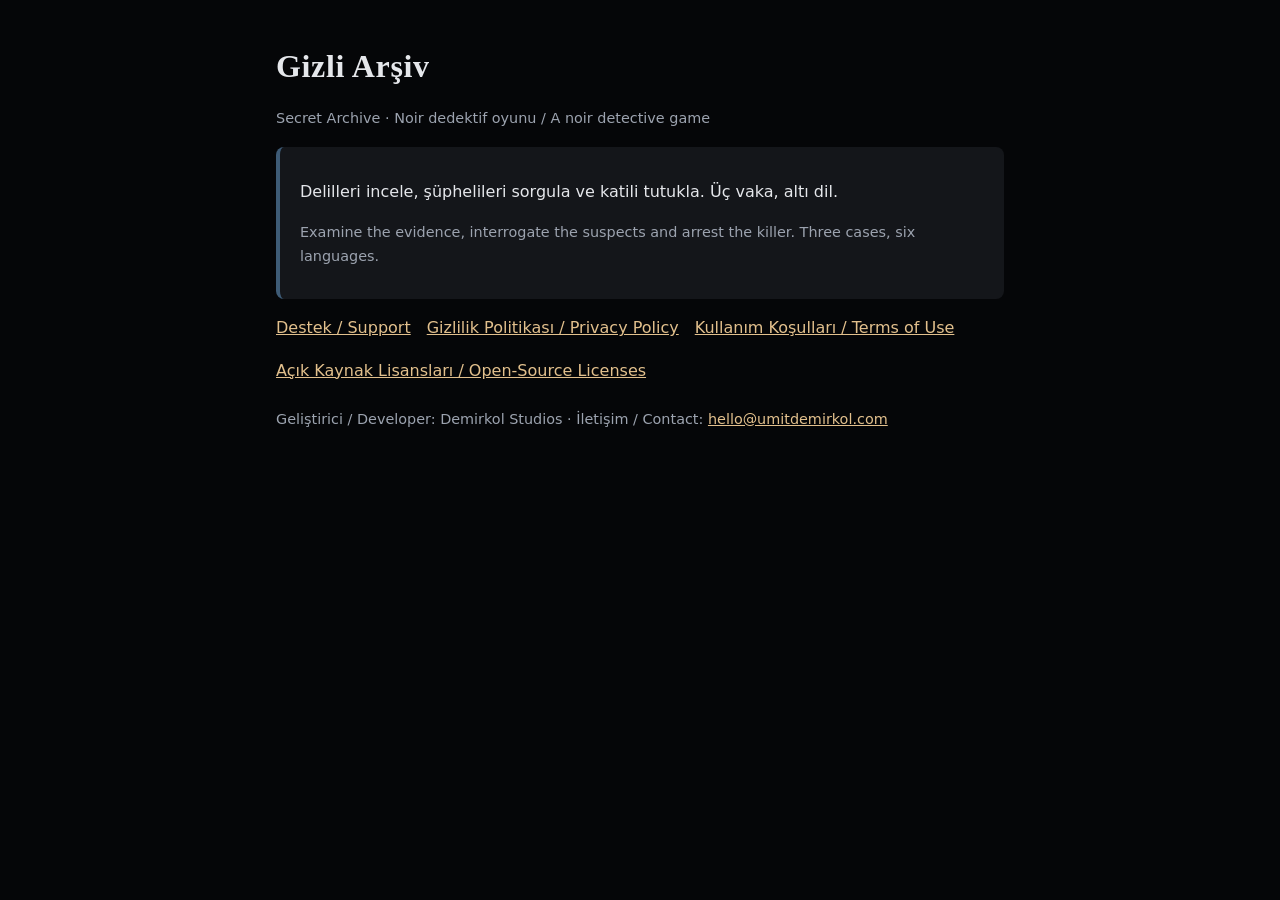
<file: index.html>
<!doctype html>
<html lang="tr">
<head>
  <meta charset="utf-8">
  <meta name="viewport" content="width=device-width, initial-scale=1">
  <title>Gizli Arşiv — Secret Archive</title>
  <meta name="description" content="Gizli Arşiv: noir dedektif oyunu. Secret Archive: a noir detective game.">
  <link rel="stylesheet" href="style.css">
</head>
<body>
<main>
  <h1>Gizli Arşiv</h1>
  <p class="muted">Secret Archive · Noir dedektif oyunu / A noir detective game</p>

  <div class="card">
    <p>Delilleri incele, şüphelileri sorgula ve katili tutukla. Üç vaka, altı dil.</p>
    <p class="muted">Examine the evidence, interrogate the suspects and arrest the killer. Three cases, six languages.</p>
  </div>

  <nav>
    <a href="support.html">Destek / Support</a>
    <a href="privacy.html">Gizlilik Politikası / Privacy Policy</a>
    <a href="terms.html">Kullanım Koşulları / Terms of Use</a>
    <a href="licenses.html">Açık Kaynak Lisansları / Open-Source Licenses</a>
  </nav>

  <p class="muted">Geliştirici / Developer: Demirkol Studios · İletişim / Contact: <a href="mailto:hello@umitdemirkol.com">hello@umitdemirkol.com</a></p>
</main>
</body>
</html>
</file>
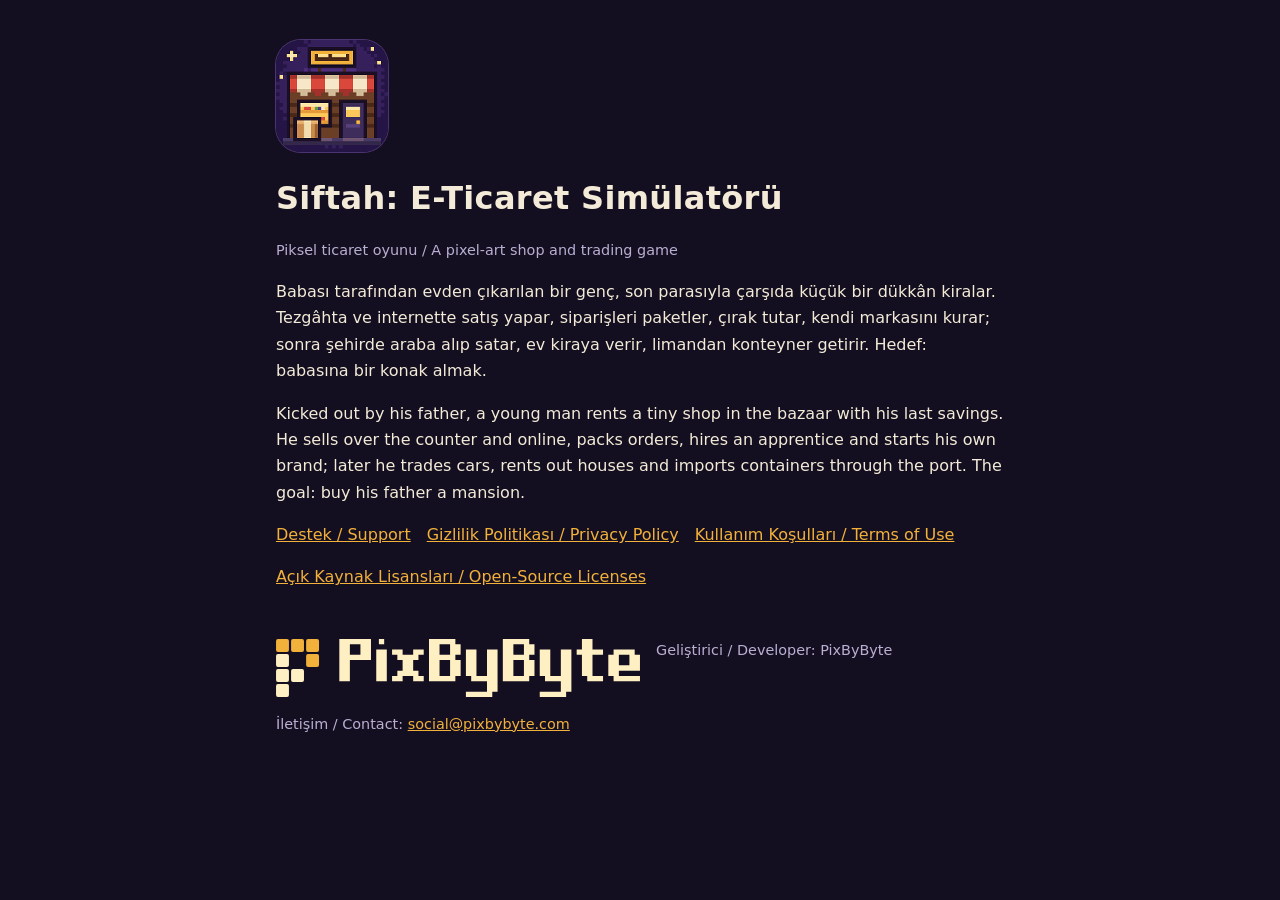
<file: eticaret/index.html>
<!doctype html>
<html lang="tr">
<head>
<meta charset="utf-8">
<meta name="viewport" content="width=device-width, initial-scale=1">
<title>Siftah: E-Ticaret Simülatörü · PixByByte</title>
<meta name="description" content="Siftah: E-Ticaret Simülatörü. Çarşıdaki küçük bir dükkândan babana konak almaya uzanan piksel bir ticaret oyunu. PixByByte.">
<link rel="stylesheet" href="style.css">
<link rel="icon" type="image/png" href="icon.png">
<link rel="apple-touch-icon" href="icon.png">
</head>
<body>
<main>
<img class="app-icon" src="icon.png" alt="Siftah simgesi: gece, ara sokaktaki dükkân" width="112" height="112">
<h1>Siftah: E-Ticaret Simülatörü</h1>
<p class="muted">Piksel ticaret oyunu / A pixel-art shop and trading game</p>

<p>Babası tarafından evden çıkarılan bir genç, son parasıyla çarşıda küçük bir dükkân kiralar. Tezgâhta ve internette satış yapar, siparişleri paketler, çırak tutar, kendi markasını kurar; sonra şehirde araba alıp satar, ev kiraya verir, limandan konteyner getirir. Hedef: babasına bir konak almak.</p>
<p>Kicked out by his father, a young man rents a tiny shop in the bazaar with his last savings. He sells over the counter and online, packs orders, hires an apprentice and starts his own brand; later he trades cars, rents out houses and imports containers through the port. The goal: buy his father a mansion.</p>

<nav>
<a href="support.html">Destek / Support</a>
<a href="privacy.html">Gizlilik Politikası / Privacy Policy</a>
<a href="terms.html">Kullanım Koşulları / Terms of Use</a>
<a href="licenses.html">Açık Kaynak Lisansları / Open-Source Licenses</a>
</nav>

<footer class="muted">
<img class="logo" src="pixbybyte.svg" alt="PixByByte">
<span>Geliştirici / Developer: PixByByte</span>
<span>İletişim / Contact: <a href="mailto:social@pixbybyte.com">social@pixbybyte.com</a></span>
</footer>
</main>
</body>
</html>
</file>
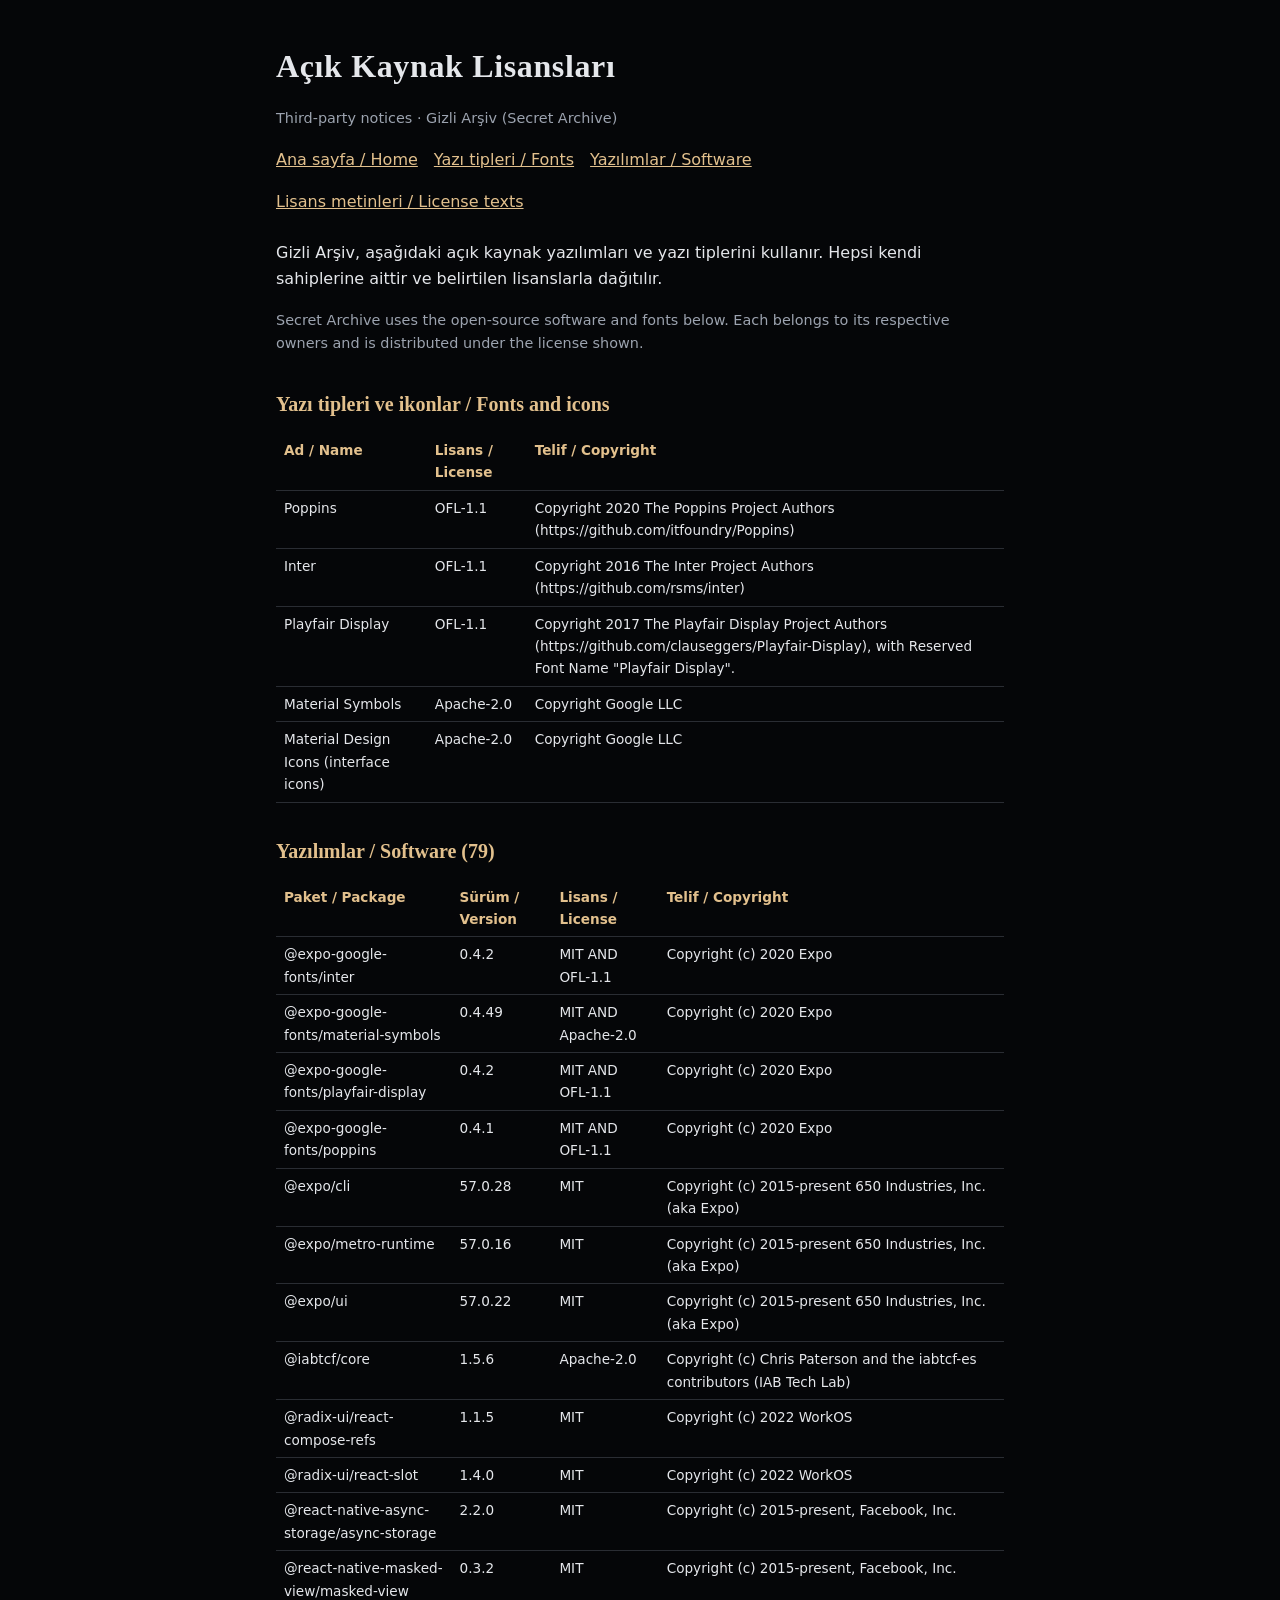
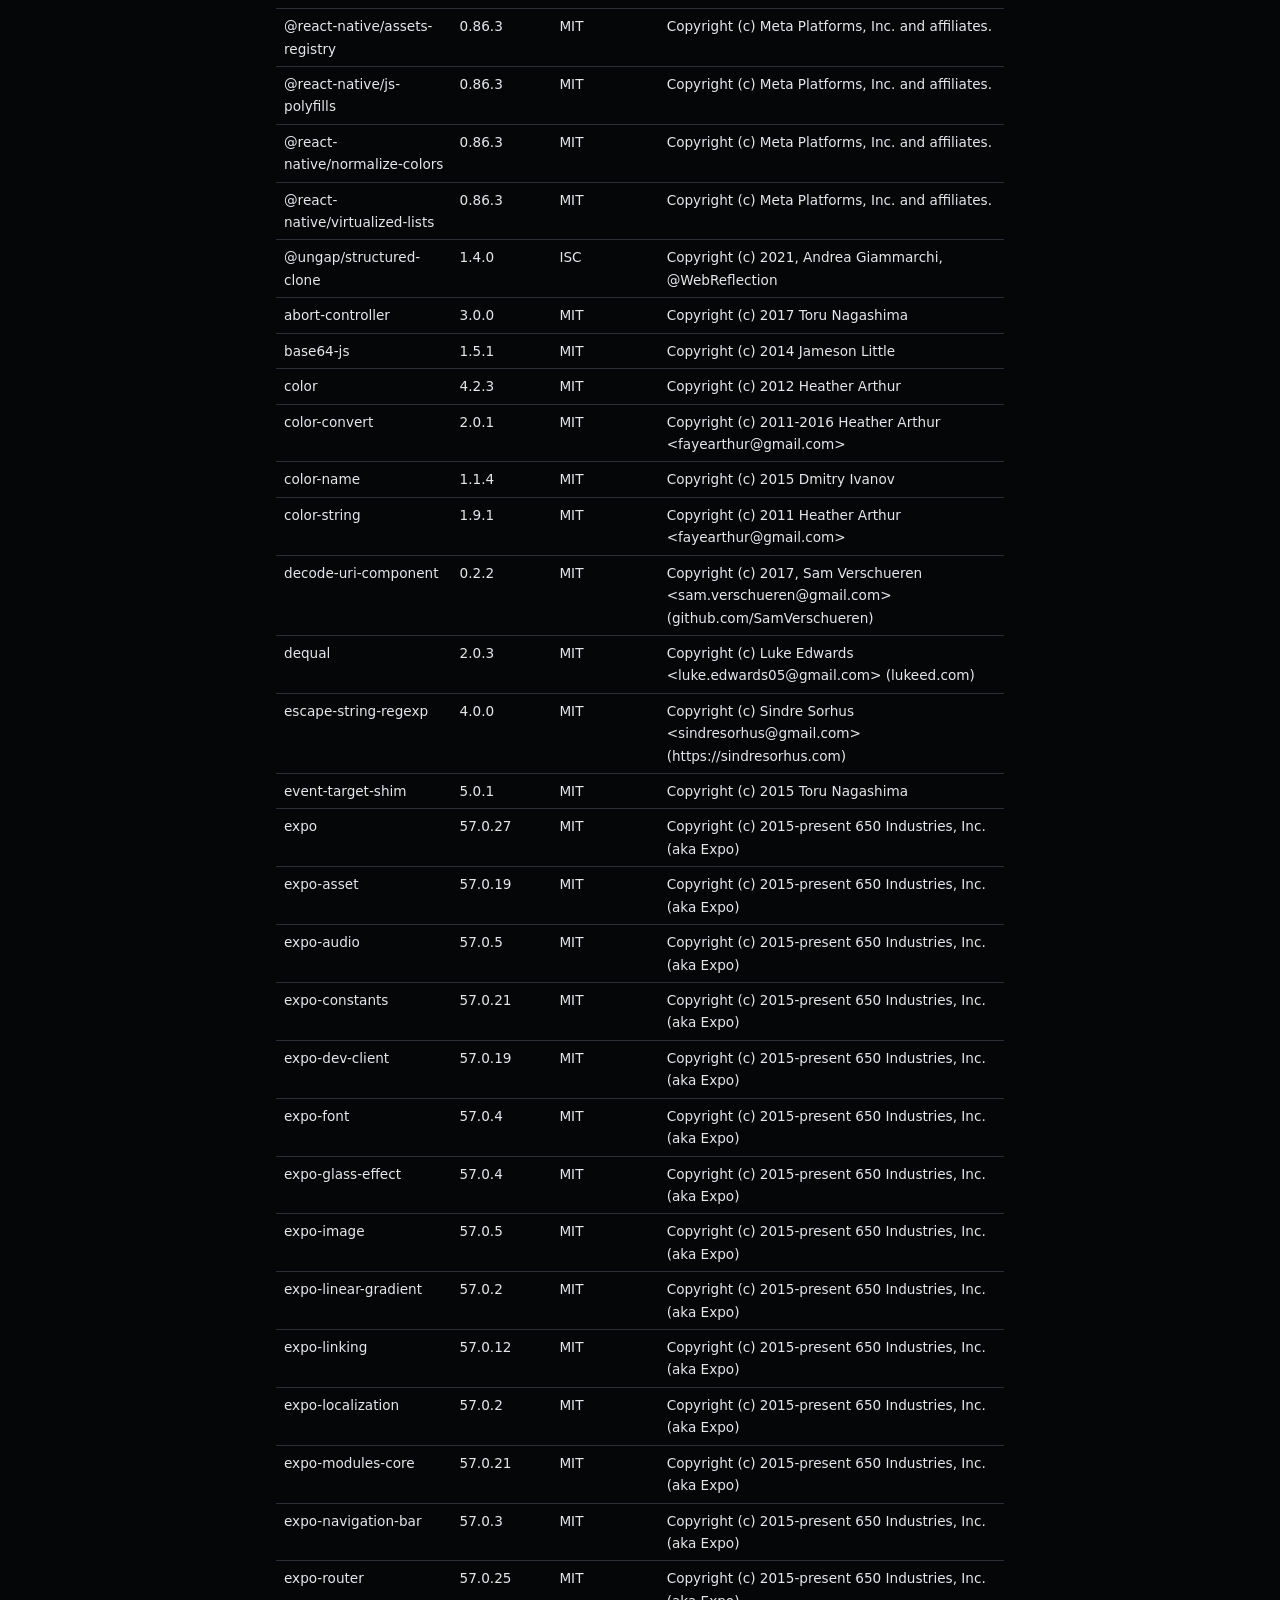
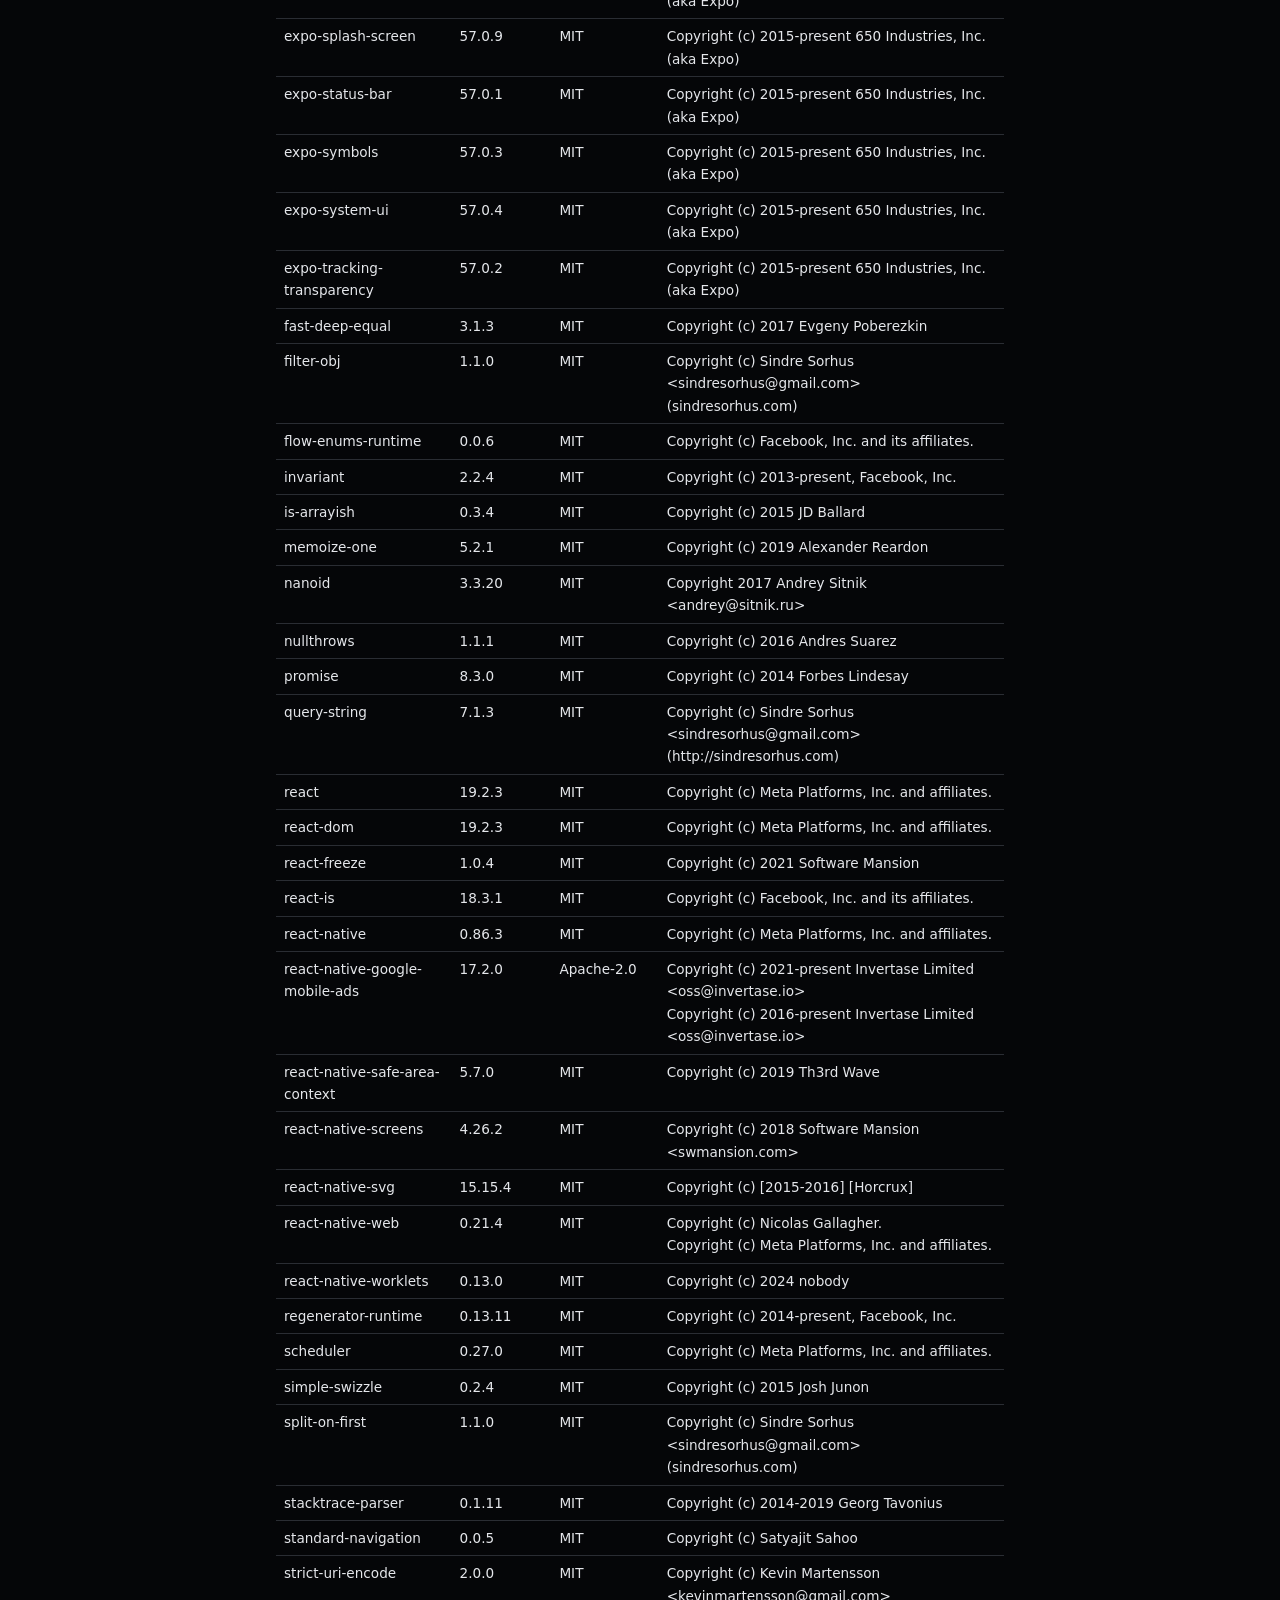
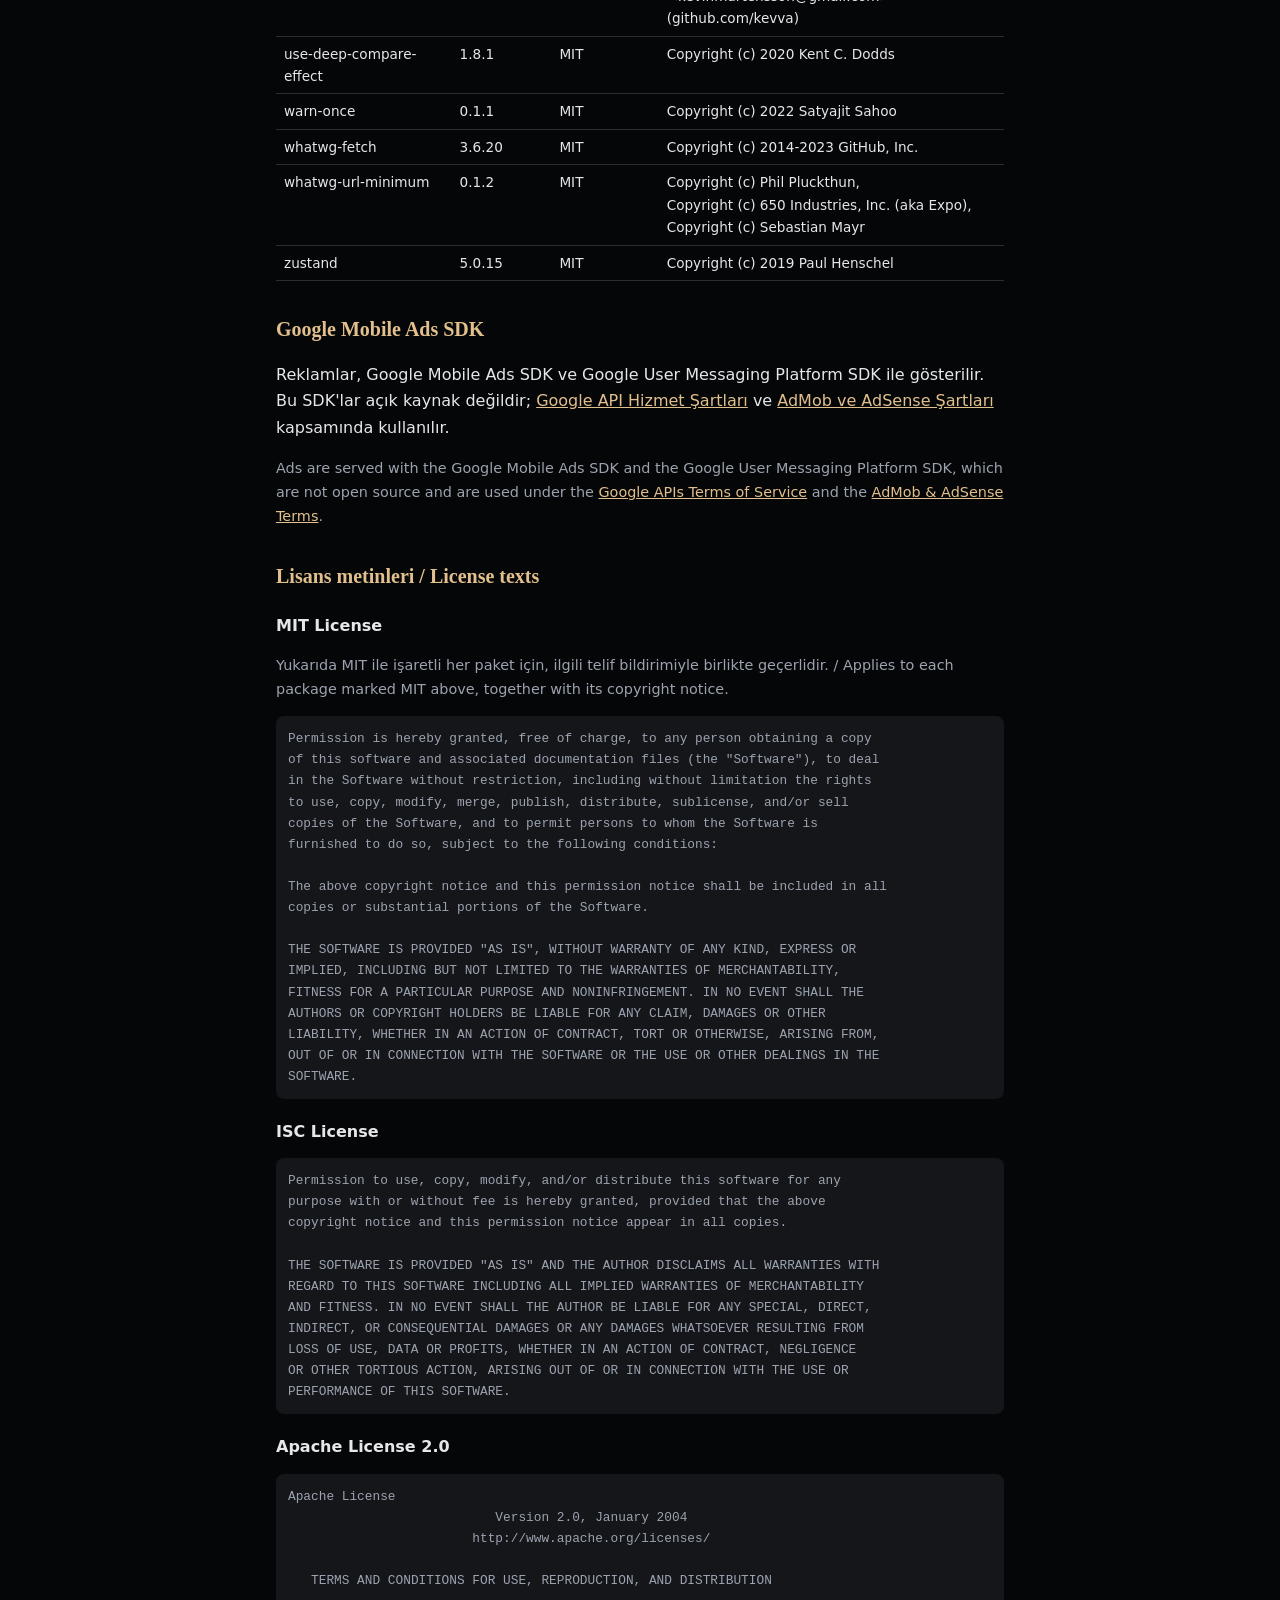
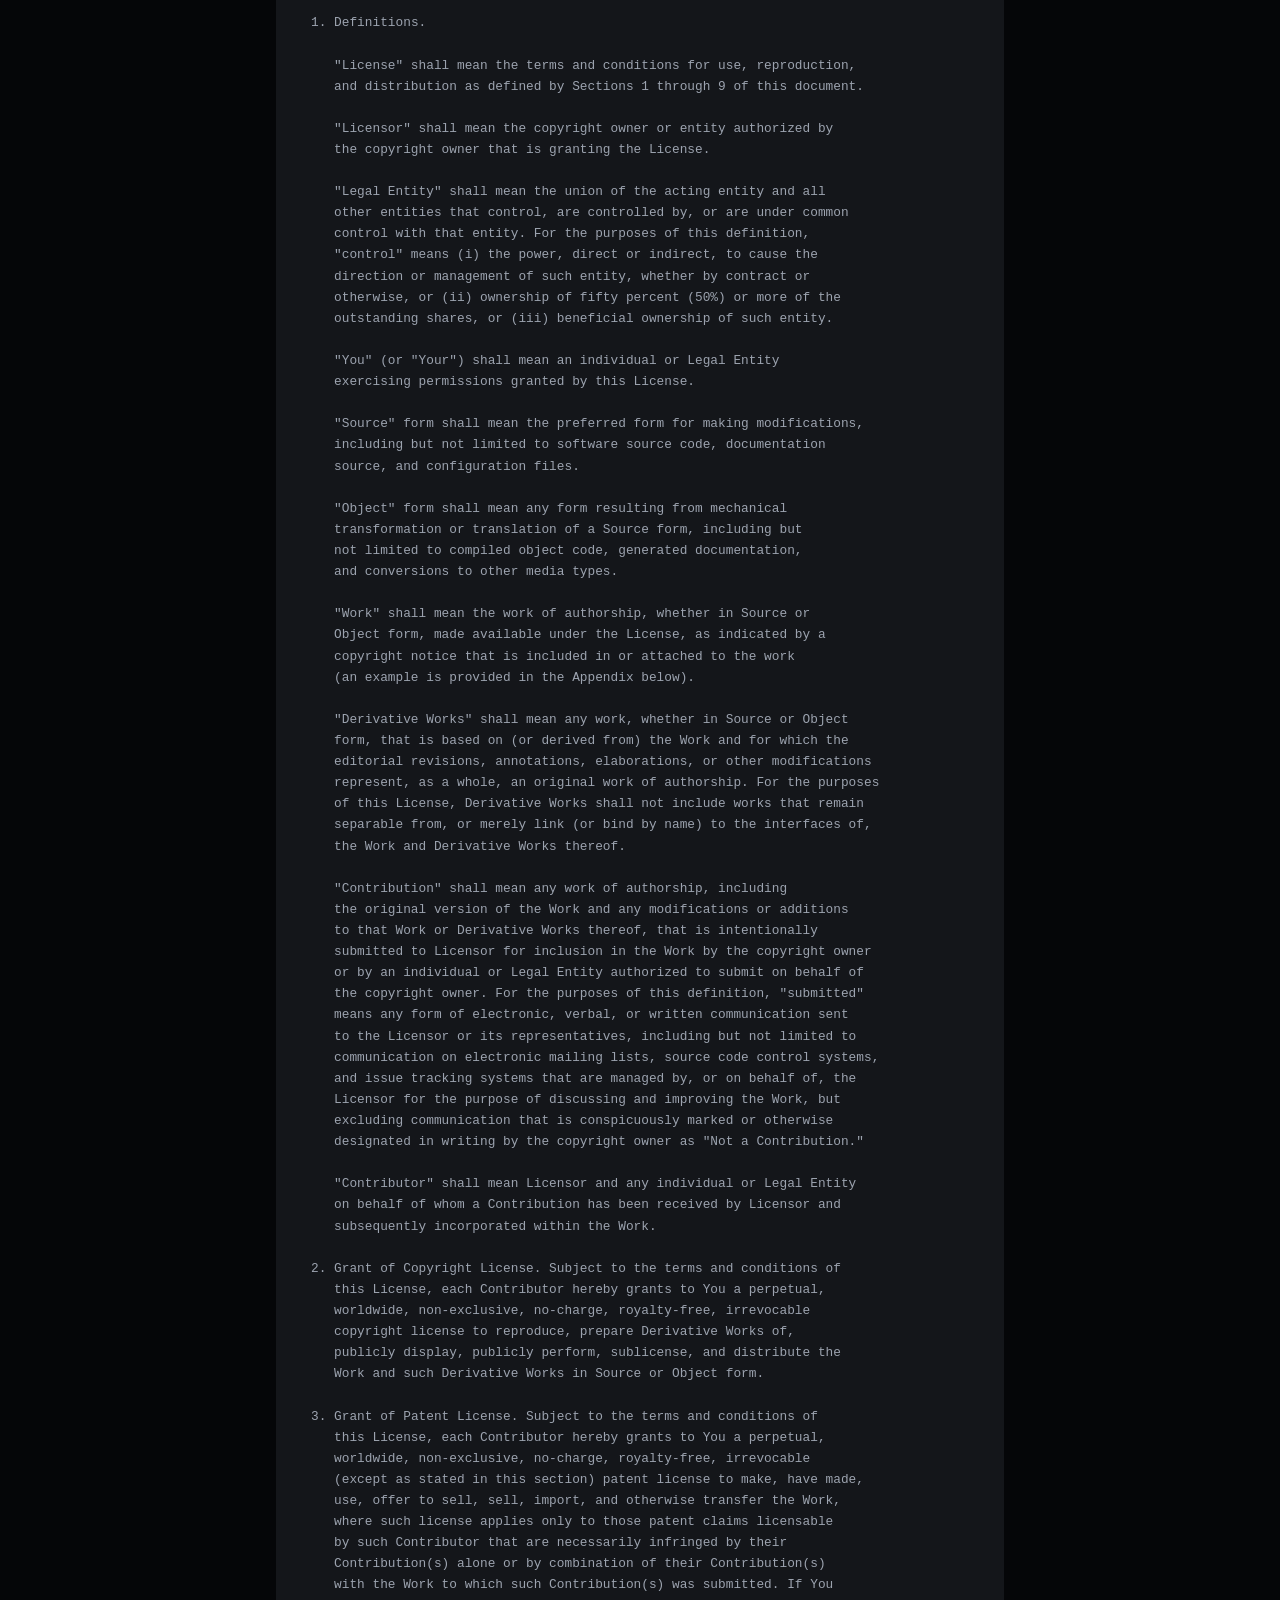
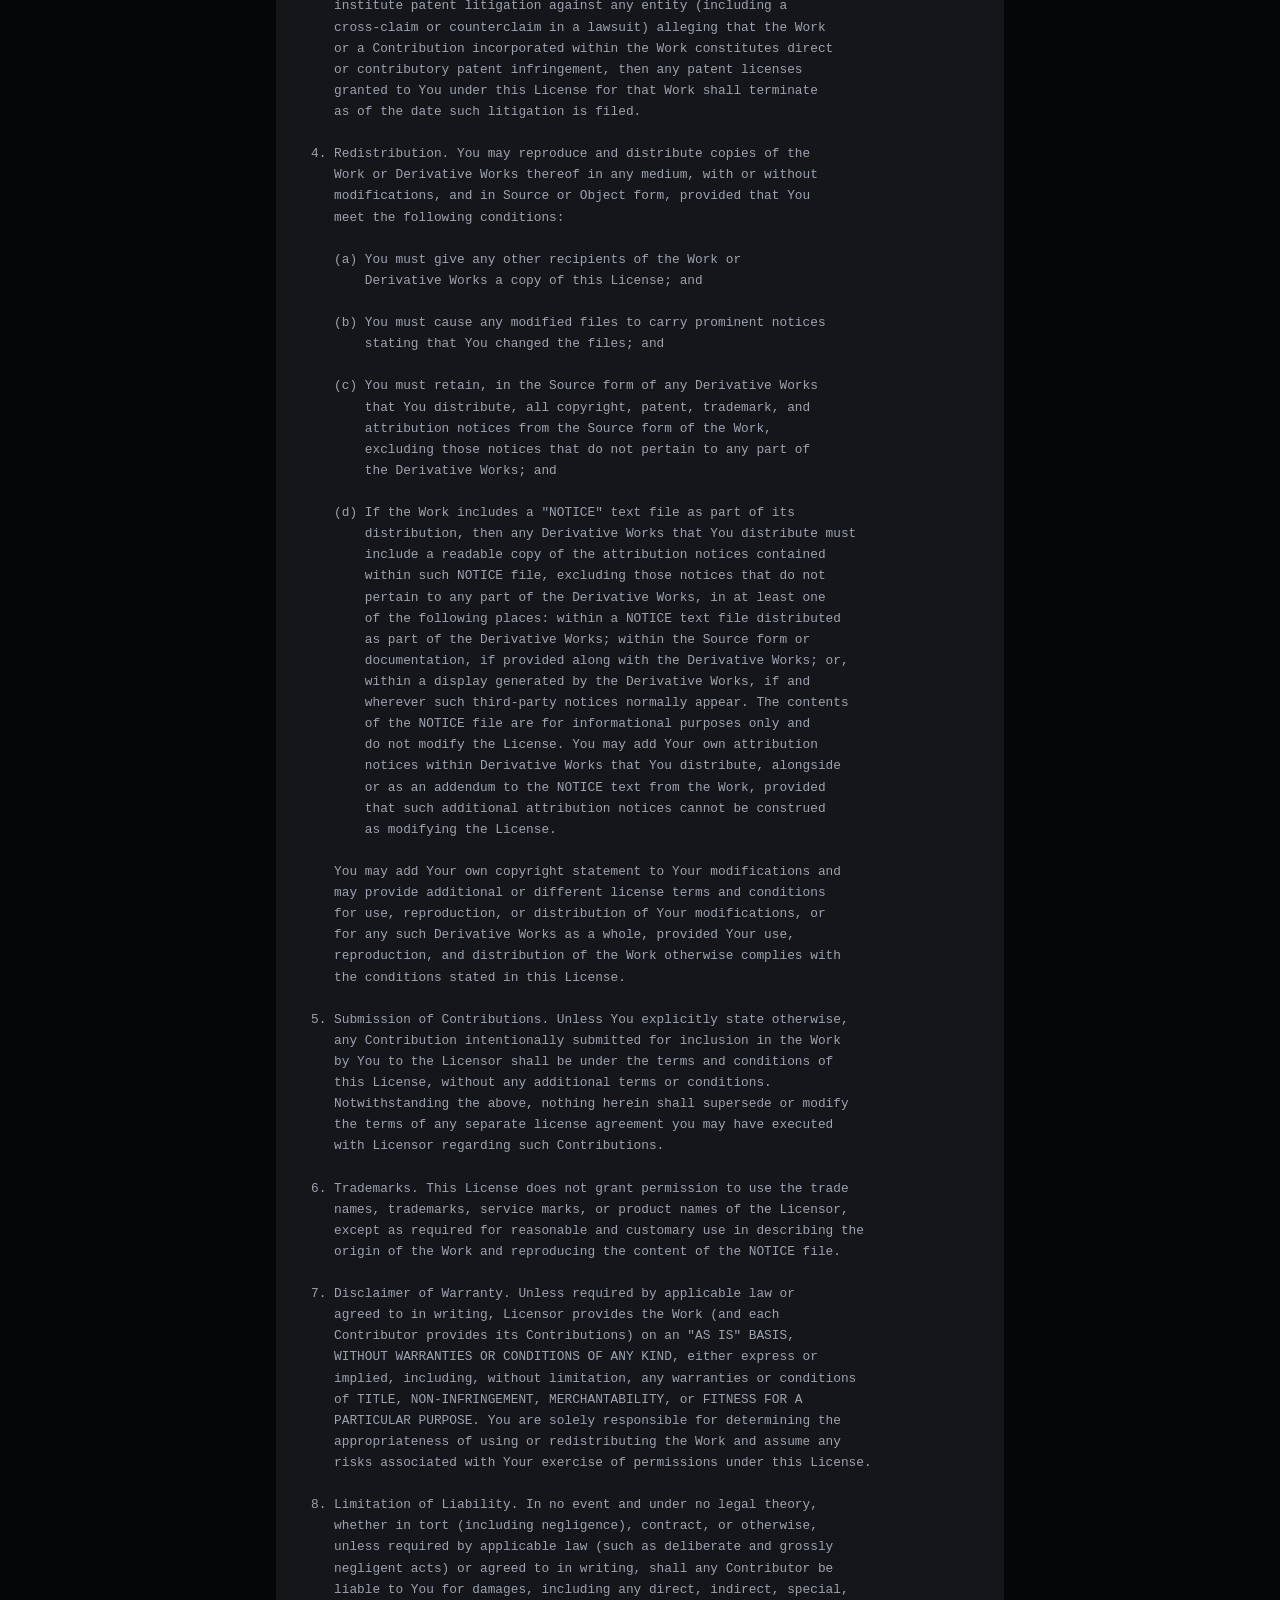
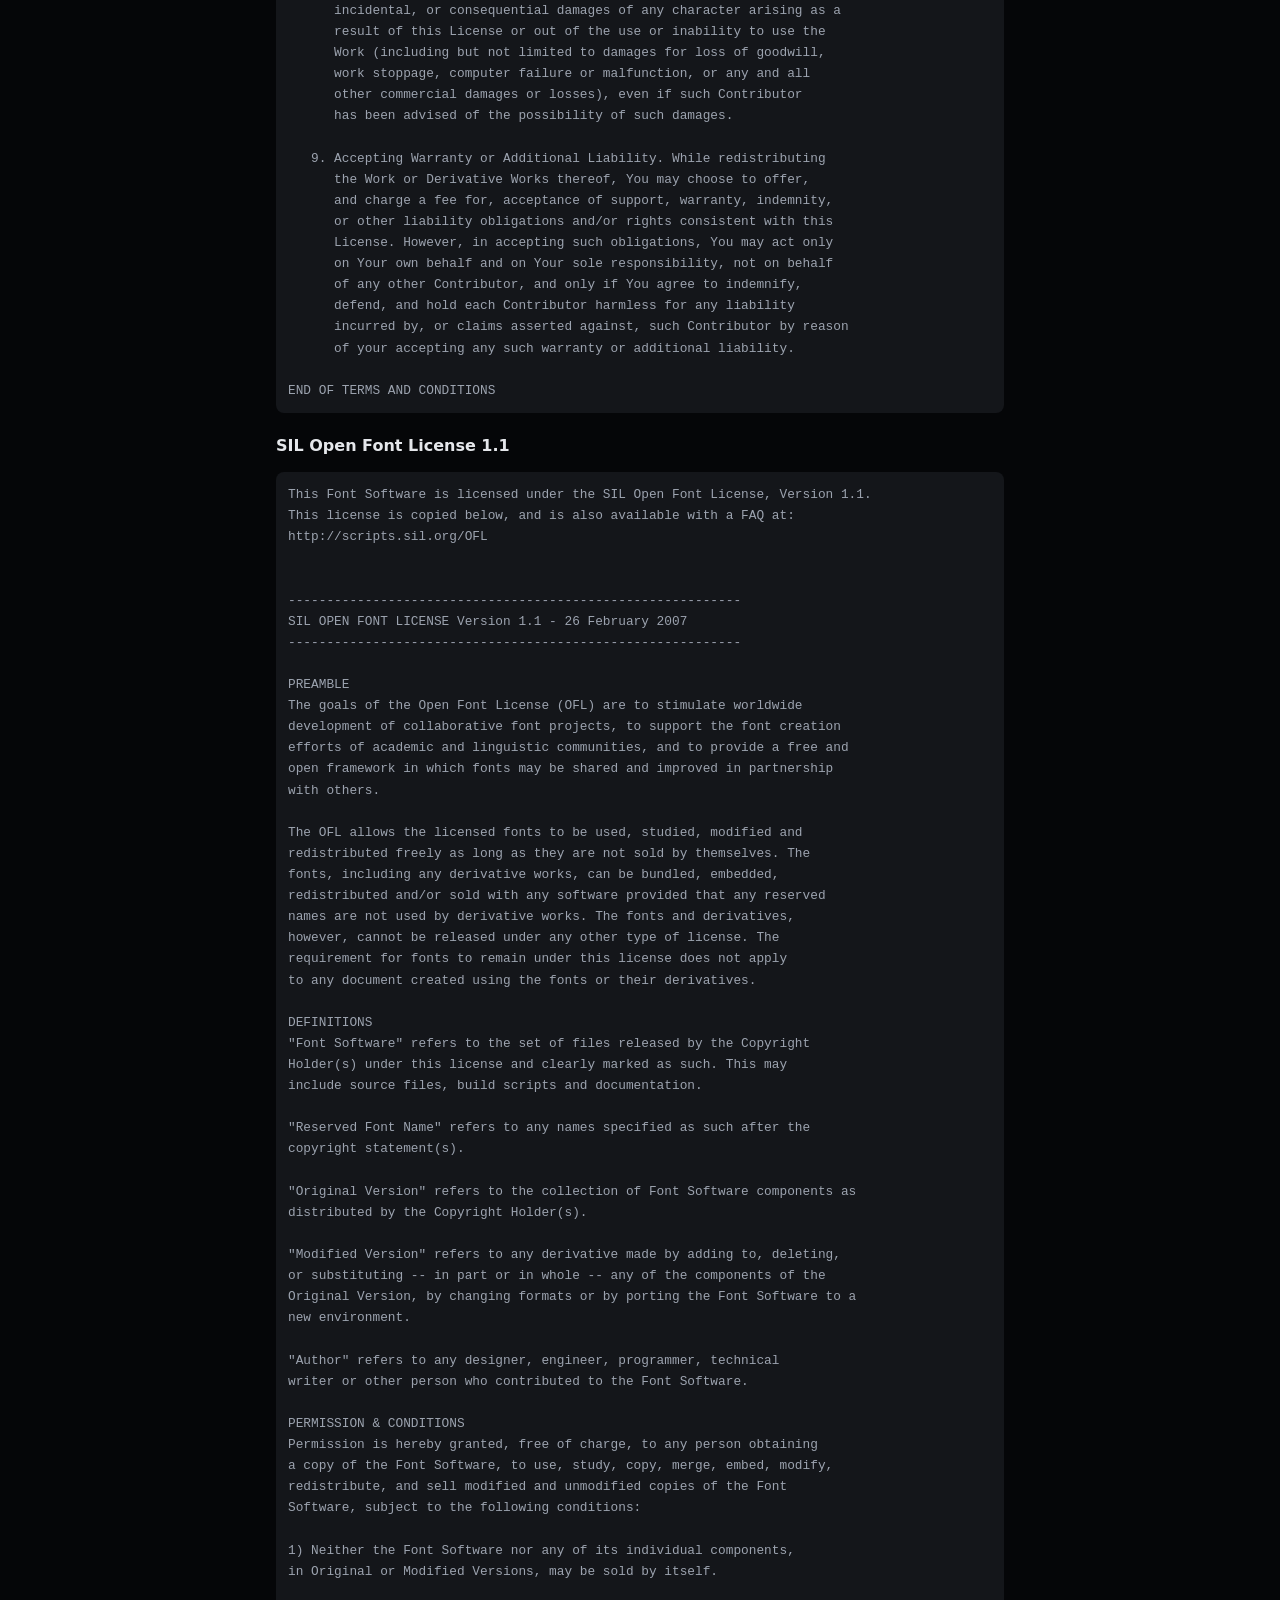
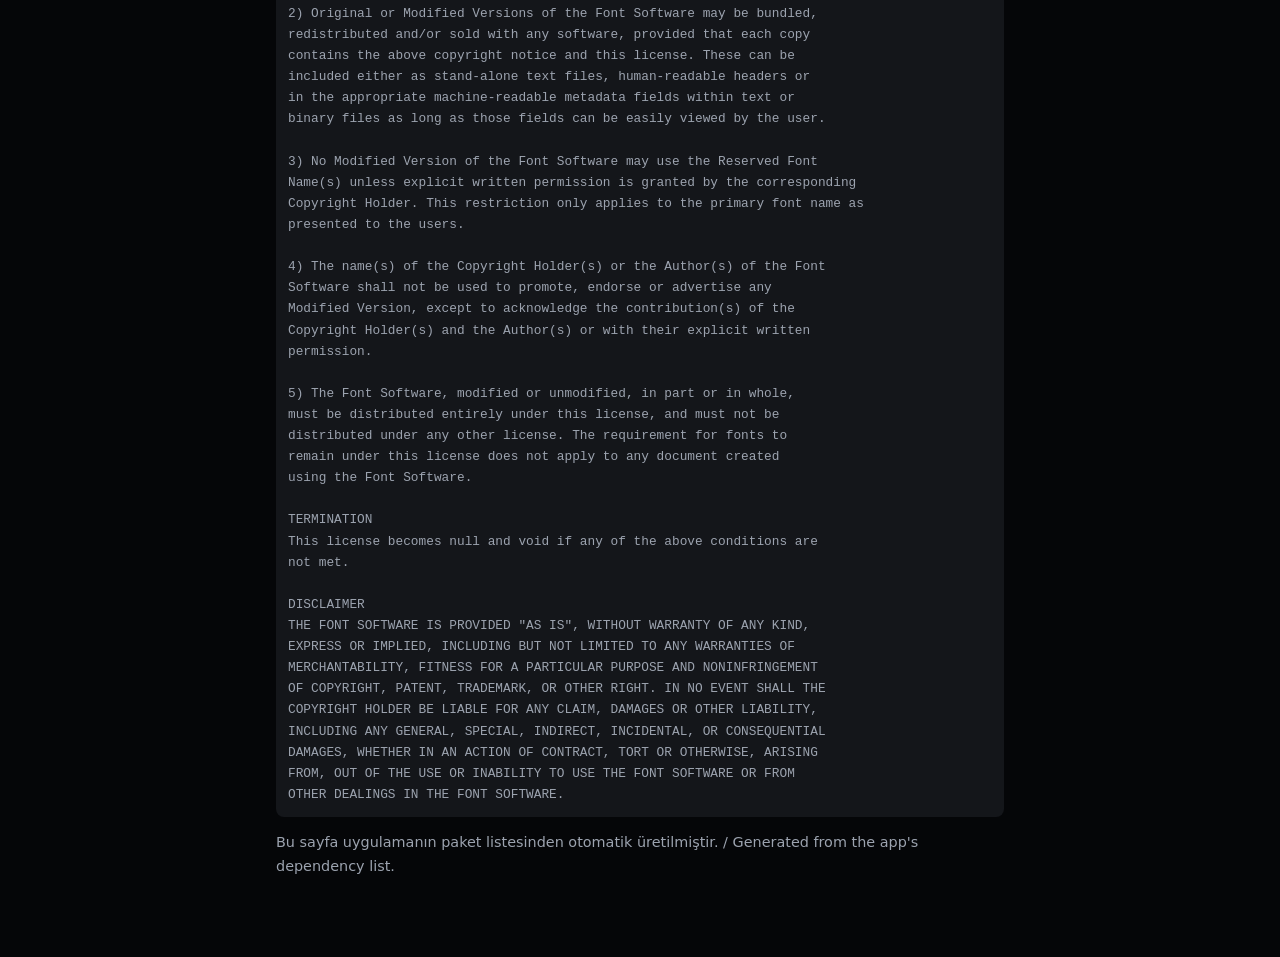
<file: licenses.html>
<!doctype html>
<html lang="tr">
<head>
  <meta charset="utf-8">
  <meta name="viewport" content="width=device-width, initial-scale=1">
  <title>Açık Kaynak Lisansları — Gizli Arşiv</title>
  <meta name="description" content="Gizli Arşiv (Secret Archive) üçüncü taraf yazılım ve yazı tipi lisansları / third-party notices.">
  <link rel="stylesheet" href="style.css">
</head>
<body>
<main>
  <h1>Açık Kaynak Lisansları</h1>
  <p class="muted">Third-party notices · Gizli Arşiv (Secret Archive)</p>
  <nav><a href="index.html">Ana sayfa / Home</a><a href="#fonts">Yazı tipleri / Fonts</a><a href="#packages">Yazılımlar / Software</a><a href="#texts">Lisans metinleri / License texts</a></nav>

  <p>Gizli Arşiv, aşağıdaki açık kaynak yazılımları ve yazı tiplerini kullanır. Hepsi kendi sahiplerine aittir ve belirtilen lisanslarla dağıtılır.</p>
  <p class="muted">Secret Archive uses the open-source software and fonts below. Each belongs to its respective owners and is distributed under the license shown.</p>

  <h2 id="fonts">Yazı tipleri ve ikonlar / Fonts and icons</h2>
  <div class="table"><table>
    <thead><tr><th>Ad / Name</th><th>Lisans / License</th><th>Telif / Copyright</th></tr></thead>
    <tbody>
<tr><td>Poppins</td><td>OFL-1.1</td><td>Copyright 2020 The Poppins Project Authors (https://github.com/itfoundry/Poppins)</td></tr>
<tr><td>Inter</td><td>OFL-1.1</td><td>Copyright 2016 The Inter Project Authors (https://github.com/rsms/inter)</td></tr>
<tr><td>Playfair Display</td><td>OFL-1.1</td><td>Copyright 2017 The Playfair Display Project Authors (https://github.com/clauseggers/Playfair-Display), with Reserved Font Name "Playfair Display".</td></tr>
<tr><td>Material Symbols</td><td>Apache-2.0</td><td>Copyright Google LLC</td></tr>
<tr><td>Material Design Icons (interface icons)</td><td>Apache-2.0</td><td>Copyright Google LLC</td></tr>
    </tbody>
  </table></div>

  <h2 id="packages">Yazılımlar / Software (79)</h2>
  <div class="table"><table>
    <thead><tr><th>Paket / Package</th><th>Sürüm / Version</th><th>Lisans / License</th><th>Telif / Copyright</th></tr></thead>
    <tbody>
<tr><td>@expo-google-fonts/inter</td><td>0.4.2</td><td>MIT AND OFL-1.1</td><td>Copyright (c) 2020 Expo</td></tr>
<tr><td>@expo-google-fonts/material-symbols</td><td>0.4.49</td><td>MIT AND Apache-2.0</td><td>Copyright (c) 2020 Expo</td></tr>
<tr><td>@expo-google-fonts/playfair-display</td><td>0.4.2</td><td>MIT AND OFL-1.1</td><td>Copyright (c) 2020 Expo</td></tr>
<tr><td>@expo-google-fonts/poppins</td><td>0.4.1</td><td>MIT AND OFL-1.1</td><td>Copyright (c) 2020 Expo</td></tr>
<tr><td>@expo/cli</td><td>57.0.28</td><td>MIT</td><td>Copyright (c) 2015-present 650 Industries, Inc. (aka Expo)</td></tr>
<tr><td>@expo/metro-runtime</td><td>57.0.16</td><td>MIT</td><td>Copyright (c) 2015-present 650 Industries, Inc. (aka Expo)</td></tr>
<tr><td>@expo/ui</td><td>57.0.22</td><td>MIT</td><td>Copyright (c) 2015-present 650 Industries, Inc. (aka Expo)</td></tr>
<tr><td>@iabtcf/core</td><td>1.5.6</td><td>Apache-2.0</td><td>Copyright (c) Chris Paterson and the iabtcf-es contributors (IAB Tech Lab)</td></tr>
<tr><td>@radix-ui/react-compose-refs</td><td>1.1.5</td><td>MIT</td><td>Copyright (c) 2022 WorkOS</td></tr>
<tr><td>@radix-ui/react-slot</td><td>1.4.0</td><td>MIT</td><td>Copyright (c) 2022 WorkOS</td></tr>
<tr><td>@react-native-async-storage/async-storage</td><td>2.2.0</td><td>MIT</td><td>Copyright (c) 2015-present, Facebook, Inc.</td></tr>
<tr><td>@react-native-masked-view/masked-view</td><td>0.3.2</td><td>MIT</td><td>Copyright (c) 2015-present, Facebook, Inc.</td></tr>
<tr><td>@react-native/assets-registry</td><td>0.86.3</td><td>MIT</td><td>Copyright (c) Meta Platforms, Inc. and affiliates.</td></tr>
<tr><td>@react-native/js-polyfills</td><td>0.86.3</td><td>MIT</td><td>Copyright (c) Meta Platforms, Inc. and affiliates.</td></tr>
<tr><td>@react-native/normalize-colors</td><td>0.86.3</td><td>MIT</td><td>Copyright (c) Meta Platforms, Inc. and affiliates.</td></tr>
<tr><td>@react-native/virtualized-lists</td><td>0.86.3</td><td>MIT</td><td>Copyright (c) Meta Platforms, Inc. and affiliates.</td></tr>
<tr><td>@ungap/structured-clone</td><td>1.4.0</td><td>ISC</td><td>Copyright (c) 2021, Andrea Giammarchi, @WebReflection</td></tr>
<tr><td>abort-controller</td><td>3.0.0</td><td>MIT</td><td>Copyright (c) 2017 Toru Nagashima</td></tr>
<tr><td>base64-js</td><td>1.5.1</td><td>MIT</td><td>Copyright (c) 2014 Jameson Little</td></tr>
<tr><td>color</td><td>4.2.3</td><td>MIT</td><td>Copyright (c) 2012 Heather Arthur</td></tr>
<tr><td>color-convert</td><td>2.0.1</td><td>MIT</td><td>Copyright (c) 2011-2016 Heather Arthur &lt;fayearthur@gmail.com&gt;</td></tr>
<tr><td>color-name</td><td>1.1.4</td><td>MIT</td><td>Copyright (c) 2015 Dmitry Ivanov</td></tr>
<tr><td>color-string</td><td>1.9.1</td><td>MIT</td><td>Copyright (c) 2011 Heather Arthur &lt;fayearthur@gmail.com&gt;</td></tr>
<tr><td>decode-uri-component</td><td>0.2.2</td><td>MIT</td><td>Copyright (c) 2017, Sam Verschueren &lt;sam.verschueren@gmail.com&gt; (github.com/SamVerschueren)</td></tr>
<tr><td>dequal</td><td>2.0.3</td><td>MIT</td><td>Copyright (c) Luke Edwards &lt;luke.edwards05@gmail.com&gt; (lukeed.com)</td></tr>
<tr><td>escape-string-regexp</td><td>4.0.0</td><td>MIT</td><td>Copyright (c) Sindre Sorhus &lt;sindresorhus@gmail.com&gt; (https://sindresorhus.com)</td></tr>
<tr><td>event-target-shim</td><td>5.0.1</td><td>MIT</td><td>Copyright (c) 2015 Toru Nagashima</td></tr>
<tr><td>expo</td><td>57.0.27</td><td>MIT</td><td>Copyright (c) 2015-present 650 Industries, Inc. (aka Expo)</td></tr>
<tr><td>expo-asset</td><td>57.0.19</td><td>MIT</td><td>Copyright (c) 2015-present 650 Industries, Inc. (aka Expo)</td></tr>
<tr><td>expo-audio</td><td>57.0.5</td><td>MIT</td><td>Copyright (c) 2015-present 650 Industries, Inc. (aka Expo)</td></tr>
<tr><td>expo-constants</td><td>57.0.21</td><td>MIT</td><td>Copyright (c) 2015-present 650 Industries, Inc. (aka Expo)</td></tr>
<tr><td>expo-dev-client</td><td>57.0.19</td><td>MIT</td><td>Copyright (c) 2015-present 650 Industries, Inc. (aka Expo)</td></tr>
<tr><td>expo-font</td><td>57.0.4</td><td>MIT</td><td>Copyright (c) 2015-present 650 Industries, Inc. (aka Expo)</td></tr>
<tr><td>expo-glass-effect</td><td>57.0.4</td><td>MIT</td><td>Copyright (c) 2015-present 650 Industries, Inc. (aka Expo)</td></tr>
<tr><td>expo-image</td><td>57.0.5</td><td>MIT</td><td>Copyright (c) 2015-present 650 Industries, Inc. (aka Expo)</td></tr>
<tr><td>expo-linear-gradient</td><td>57.0.2</td><td>MIT</td><td>Copyright (c) 2015-present 650 Industries, Inc. (aka Expo)</td></tr>
<tr><td>expo-linking</td><td>57.0.12</td><td>MIT</td><td>Copyright (c) 2015-present 650 Industries, Inc. (aka Expo)</td></tr>
<tr><td>expo-localization</td><td>57.0.2</td><td>MIT</td><td>Copyright (c) 2015-present 650 Industries, Inc. (aka Expo)</td></tr>
<tr><td>expo-modules-core</td><td>57.0.21</td><td>MIT</td><td>Copyright (c) 2015-present 650 Industries, Inc. (aka Expo)</td></tr>
<tr><td>expo-navigation-bar</td><td>57.0.3</td><td>MIT</td><td>Copyright (c) 2015-present 650 Industries, Inc. (aka Expo)</td></tr>
<tr><td>expo-router</td><td>57.0.25</td><td>MIT</td><td>Copyright (c) 2015-present 650 Industries, Inc. (aka Expo)</td></tr>
<tr><td>expo-splash-screen</td><td>57.0.9</td><td>MIT</td><td>Copyright (c) 2015-present 650 Industries, Inc. (aka Expo)</td></tr>
<tr><td>expo-status-bar</td><td>57.0.1</td><td>MIT</td><td>Copyright (c) 2015-present 650 Industries, Inc. (aka Expo)</td></tr>
<tr><td>expo-symbols</td><td>57.0.3</td><td>MIT</td><td>Copyright (c) 2015-present 650 Industries, Inc. (aka Expo)</td></tr>
<tr><td>expo-system-ui</td><td>57.0.4</td><td>MIT</td><td>Copyright (c) 2015-present 650 Industries, Inc. (aka Expo)</td></tr>
<tr><td>expo-tracking-transparency</td><td>57.0.2</td><td>MIT</td><td>Copyright (c) 2015-present 650 Industries, Inc. (aka Expo)</td></tr>
<tr><td>fast-deep-equal</td><td>3.1.3</td><td>MIT</td><td>Copyright (c) 2017 Evgeny Poberezkin</td></tr>
<tr><td>filter-obj</td><td>1.1.0</td><td>MIT</td><td>Copyright (c) Sindre Sorhus &lt;sindresorhus@gmail.com&gt; (sindresorhus.com)</td></tr>
<tr><td>flow-enums-runtime</td><td>0.0.6</td><td>MIT</td><td>Copyright (c) Facebook, Inc. and its affiliates.</td></tr>
<tr><td>invariant</td><td>2.2.4</td><td>MIT</td><td>Copyright (c) 2013-present, Facebook, Inc.</td></tr>
<tr><td>is-arrayish</td><td>0.3.4</td><td>MIT</td><td>Copyright (c) 2015 JD Ballard</td></tr>
<tr><td>memoize-one</td><td>5.2.1</td><td>MIT</td><td>Copyright (c) 2019 Alexander Reardon</td></tr>
<tr><td>nanoid</td><td>3.3.20</td><td>MIT</td><td>Copyright 2017 Andrey Sitnik &lt;andrey@sitnik.ru&gt;</td></tr>
<tr><td>nullthrows</td><td>1.1.1</td><td>MIT</td><td>Copyright (c) 2016 Andres Suarez</td></tr>
<tr><td>promise</td><td>8.3.0</td><td>MIT</td><td>Copyright (c) 2014 Forbes Lindesay</td></tr>
<tr><td>query-string</td><td>7.1.3</td><td>MIT</td><td>Copyright (c) Sindre Sorhus &lt;sindresorhus@gmail.com&gt; (http://sindresorhus.com)</td></tr>
<tr><td>react</td><td>19.2.3</td><td>MIT</td><td>Copyright (c) Meta Platforms, Inc. and affiliates.</td></tr>
<tr><td>react-dom</td><td>19.2.3</td><td>MIT</td><td>Copyright (c) Meta Platforms, Inc. and affiliates.</td></tr>
<tr><td>react-freeze</td><td>1.0.4</td><td>MIT</td><td>Copyright (c) 2021 Software Mansion</td></tr>
<tr><td>react-is</td><td>18.3.1</td><td>MIT</td><td>Copyright (c) Facebook, Inc. and its affiliates.</td></tr>
<tr><td>react-native</td><td>0.86.3</td><td>MIT</td><td>Copyright (c) Meta Platforms, Inc. and affiliates.</td></tr>
<tr><td>react-native-google-mobile-ads</td><td>17.2.0</td><td>Apache-2.0</td><td>Copyright (c) 2021-present Invertase Limited &lt;oss@invertase.io&gt;<br>Copyright (c) 2016-present Invertase Limited &lt;oss@invertase.io&gt;</td></tr>
<tr><td>react-native-safe-area-context</td><td>5.7.0</td><td>MIT</td><td>Copyright (c) 2019 Th3rd Wave</td></tr>
<tr><td>react-native-screens</td><td>4.26.2</td><td>MIT</td><td>Copyright (c) 2018 Software Mansion &lt;swmansion.com&gt;</td></tr>
<tr><td>react-native-svg</td><td>15.15.4</td><td>MIT</td><td>Copyright (c) [2015-2016] [Horcrux]</td></tr>
<tr><td>react-native-web</td><td>0.21.4</td><td>MIT</td><td>Copyright (c) Nicolas Gallagher.<br>Copyright (c) Meta Platforms, Inc. and affiliates.</td></tr>
<tr><td>react-native-worklets</td><td>0.13.0</td><td>MIT</td><td>Copyright (c) 2024 nobody</td></tr>
<tr><td>regenerator-runtime</td><td>0.13.11</td><td>MIT</td><td>Copyright (c) 2014-present, Facebook, Inc.</td></tr>
<tr><td>scheduler</td><td>0.27.0</td><td>MIT</td><td>Copyright (c) Meta Platforms, Inc. and affiliates.</td></tr>
<tr><td>simple-swizzle</td><td>0.2.4</td><td>MIT</td><td>Copyright (c) 2015 Josh Junon</td></tr>
<tr><td>split-on-first</td><td>1.1.0</td><td>MIT</td><td>Copyright (c) Sindre Sorhus &lt;sindresorhus@gmail.com&gt; (sindresorhus.com)</td></tr>
<tr><td>stacktrace-parser</td><td>0.1.11</td><td>MIT</td><td>Copyright (c) 2014-2019 Georg Tavonius</td></tr>
<tr><td>standard-navigation</td><td>0.0.5</td><td>MIT</td><td>Copyright (c) Satyajit Sahoo</td></tr>
<tr><td>strict-uri-encode</td><td>2.0.0</td><td>MIT</td><td>Copyright (c) Kevin Martensson &lt;kevinmartensson@gmail.com&gt; (github.com/kevva)</td></tr>
<tr><td>use-deep-compare-effect</td><td>1.8.1</td><td>MIT</td><td>Copyright (c) 2020 Kent C. Dodds</td></tr>
<tr><td>warn-once</td><td>0.1.1</td><td>MIT</td><td>Copyright (c) 2022 Satyajit Sahoo</td></tr>
<tr><td>whatwg-fetch</td><td>3.6.20</td><td>MIT</td><td>Copyright (c) 2014-2023 GitHub, Inc.</td></tr>
<tr><td>whatwg-url-minimum</td><td>0.1.2</td><td>MIT</td><td>Copyright (c) Phil Pluckthun,<br>Copyright (c) 650 Industries, Inc. (aka Expo),<br>Copyright (c) Sebastian Mayr</td></tr>
<tr><td>zustand</td><td>5.0.15</td><td>MIT</td><td>Copyright (c) 2019 Paul Henschel</td></tr>
    </tbody>
  </table></div>

  <h2>Google Mobile Ads SDK</h2>
  <p>Reklamlar, Google Mobile Ads SDK ve Google User Messaging Platform SDK ile gösterilir. Bu SDK'lar açık kaynak değildir; <a href="https://developers.google.com/terms">Google API Hizmet Şartları</a> ve <a href="https://support.google.com/admob/answer/6128543">AdMob ve AdSense Şartları</a> kapsamında kullanılır.</p>
  <p class="muted">Ads are served with the Google Mobile Ads SDK and the Google User Messaging Platform SDK, which are not open source and are used under the <a href="https://developers.google.com/terms">Google APIs Terms of Service</a> and the <a href="https://support.google.com/admob/answer/6128543">AdMob &amp; AdSense Terms</a>.</p>

  <h2 id="texts">Lisans metinleri / License texts</h2>
  <h3>MIT License</h3>
  <p class="muted">Yukarıda MIT ile işaretli her paket için, ilgili telif bildirimiyle birlikte geçerlidir. / Applies to each package marked MIT above, together with its copyright notice.</p>
  <pre>Permission is hereby granted, free of charge, to any person obtaining a copy
of this software and associated documentation files (the "Software"), to deal
in the Software without restriction, including without limitation the rights
to use, copy, modify, merge, publish, distribute, sublicense, and/or sell
copies of the Software, and to permit persons to whom the Software is
furnished to do so, subject to the following conditions:

The above copyright notice and this permission notice shall be included in all
copies or substantial portions of the Software.

THE SOFTWARE IS PROVIDED "AS IS", WITHOUT WARRANTY OF ANY KIND, EXPRESS OR
IMPLIED, INCLUDING BUT NOT LIMITED TO THE WARRANTIES OF MERCHANTABILITY,
FITNESS FOR A PARTICULAR PURPOSE AND NONINFRINGEMENT. IN NO EVENT SHALL THE
AUTHORS OR COPYRIGHT HOLDERS BE LIABLE FOR ANY CLAIM, DAMAGES OR OTHER
LIABILITY, WHETHER IN AN ACTION OF CONTRACT, TORT OR OTHERWISE, ARISING FROM,
OUT OF OR IN CONNECTION WITH THE SOFTWARE OR THE USE OR OTHER DEALINGS IN THE
SOFTWARE.
</pre>
  <h3>ISC License</h3>
  <pre>Permission to use, copy, modify, and/or distribute this software for any
purpose with or without fee is hereby granted, provided that the above
copyright notice and this permission notice appear in all copies.

THE SOFTWARE IS PROVIDED "AS IS" AND THE AUTHOR DISCLAIMS ALL WARRANTIES WITH
REGARD TO THIS SOFTWARE INCLUDING ALL IMPLIED WARRANTIES OF MERCHANTABILITY
AND FITNESS. IN NO EVENT SHALL THE AUTHOR BE LIABLE FOR ANY SPECIAL, DIRECT,
INDIRECT, OR CONSEQUENTIAL DAMAGES OR ANY DAMAGES WHATSOEVER RESULTING FROM
LOSS OF USE, DATA OR PROFITS, WHETHER IN AN ACTION OF CONTRACT, NEGLIGENCE
OR OTHER TORTIOUS ACTION, ARISING OUT OF OR IN CONNECTION WITH THE USE OR
PERFORMANCE OF THIS SOFTWARE.
</pre>
  <h3>Apache License 2.0</h3>
  <pre>Apache License
                           Version 2.0, January 2004
                        http://www.apache.org/licenses/

   TERMS AND CONDITIONS FOR USE, REPRODUCTION, AND DISTRIBUTION

   1. Definitions.

      "License" shall mean the terms and conditions for use, reproduction,
      and distribution as defined by Sections 1 through 9 of this document.

      "Licensor" shall mean the copyright owner or entity authorized by
      the copyright owner that is granting the License.

      "Legal Entity" shall mean the union of the acting entity and all
      other entities that control, are controlled by, or are under common
      control with that entity. For the purposes of this definition,
      "control" means (i) the power, direct or indirect, to cause the
      direction or management of such entity, whether by contract or
      otherwise, or (ii) ownership of fifty percent (50%) or more of the
      outstanding shares, or (iii) beneficial ownership of such entity.

      "You" (or "Your") shall mean an individual or Legal Entity
      exercising permissions granted by this License.

      "Source" form shall mean the preferred form for making modifications,
      including but not limited to software source code, documentation
      source, and configuration files.

      "Object" form shall mean any form resulting from mechanical
      transformation or translation of a Source form, including but
      not limited to compiled object code, generated documentation,
      and conversions to other media types.

      "Work" shall mean the work of authorship, whether in Source or
      Object form, made available under the License, as indicated by a
      copyright notice that is included in or attached to the work
      (an example is provided in the Appendix below).

      "Derivative Works" shall mean any work, whether in Source or Object
      form, that is based on (or derived from) the Work and for which the
      editorial revisions, annotations, elaborations, or other modifications
      represent, as a whole, an original work of authorship. For the purposes
      of this License, Derivative Works shall not include works that remain
      separable from, or merely link (or bind by name) to the interfaces of,
      the Work and Derivative Works thereof.

      "Contribution" shall mean any work of authorship, including
      the original version of the Work and any modifications or additions
      to that Work or Derivative Works thereof, that is intentionally
      submitted to Licensor for inclusion in the Work by the copyright owner
      or by an individual or Legal Entity authorized to submit on behalf of
      the copyright owner. For the purposes of this definition, "submitted"
      means any form of electronic, verbal, or written communication sent
      to the Licensor or its representatives, including but not limited to
      communication on electronic mailing lists, source code control systems,
      and issue tracking systems that are managed by, or on behalf of, the
      Licensor for the purpose of discussing and improving the Work, but
      excluding communication that is conspicuously marked or otherwise
      designated in writing by the copyright owner as "Not a Contribution."

      "Contributor" shall mean Licensor and any individual or Legal Entity
      on behalf of whom a Contribution has been received by Licensor and
      subsequently incorporated within the Work.

   2. Grant of Copyright License. Subject to the terms and conditions of
      this License, each Contributor hereby grants to You a perpetual,
      worldwide, non-exclusive, no-charge, royalty-free, irrevocable
      copyright license to reproduce, prepare Derivative Works of,
      publicly display, publicly perform, sublicense, and distribute the
      Work and such Derivative Works in Source or Object form.

   3. Grant of Patent License. Subject to the terms and conditions of
      this License, each Contributor hereby grants to You a perpetual,
      worldwide, non-exclusive, no-charge, royalty-free, irrevocable
      (except as stated in this section) patent license to make, have made,
      use, offer to sell, sell, import, and otherwise transfer the Work,
      where such license applies only to those patent claims licensable
      by such Contributor that are necessarily infringed by their
      Contribution(s) alone or by combination of their Contribution(s)
      with the Work to which such Contribution(s) was submitted. If You
      institute patent litigation against any entity (including a
      cross-claim or counterclaim in a lawsuit) alleging that the Work
      or a Contribution incorporated within the Work constitutes direct
      or contributory patent infringement, then any patent licenses
      granted to You under this License for that Work shall terminate
      as of the date such litigation is filed.

   4. Redistribution. You may reproduce and distribute copies of the
      Work or Derivative Works thereof in any medium, with or without
      modifications, and in Source or Object form, provided that You
      meet the following conditions:

      (a) You must give any other recipients of the Work or
          Derivative Works a copy of this License; and

      (b) You must cause any modified files to carry prominent notices
          stating that You changed the files; and

      (c) You must retain, in the Source form of any Derivative Works
          that You distribute, all copyright, patent, trademark, and
          attribution notices from the Source form of the Work,
          excluding those notices that do not pertain to any part of
          the Derivative Works; and

      (d) If the Work includes a "NOTICE" text file as part of its
          distribution, then any Derivative Works that You distribute must
          include a readable copy of the attribution notices contained
          within such NOTICE file, excluding those notices that do not
          pertain to any part of the Derivative Works, in at least one
          of the following places: within a NOTICE text file distributed
          as part of the Derivative Works; within the Source form or
          documentation, if provided along with the Derivative Works; or,
          within a display generated by the Derivative Works, if and
          wherever such third-party notices normally appear. The contents
          of the NOTICE file are for informational purposes only and
          do not modify the License. You may add Your own attribution
          notices within Derivative Works that You distribute, alongside
          or as an addendum to the NOTICE text from the Work, provided
          that such additional attribution notices cannot be construed
          as modifying the License.

      You may add Your own copyright statement to Your modifications and
      may provide additional or different license terms and conditions
      for use, reproduction, or distribution of Your modifications, or
      for any such Derivative Works as a whole, provided Your use,
      reproduction, and distribution of the Work otherwise complies with
      the conditions stated in this License.

   5. Submission of Contributions. Unless You explicitly state otherwise,
      any Contribution intentionally submitted for inclusion in the Work
      by You to the Licensor shall be under the terms and conditions of
      this License, without any additional terms or conditions.
      Notwithstanding the above, nothing herein shall supersede or modify
      the terms of any separate license agreement you may have executed
      with Licensor regarding such Contributions.

   6. Trademarks. This License does not grant permission to use the trade
      names, trademarks, service marks, or product names of the Licensor,
      except as required for reasonable and customary use in describing the
      origin of the Work and reproducing the content of the NOTICE file.

   7. Disclaimer of Warranty. Unless required by applicable law or
      agreed to in writing, Licensor provides the Work (and each
      Contributor provides its Contributions) on an "AS IS" BASIS,
      WITHOUT WARRANTIES OR CONDITIONS OF ANY KIND, either express or
      implied, including, without limitation, any warranties or conditions
      of TITLE, NON-INFRINGEMENT, MERCHANTABILITY, or FITNESS FOR A
      PARTICULAR PURPOSE. You are solely responsible for determining the
      appropriateness of using or redistributing the Work and assume any
      risks associated with Your exercise of permissions under this License.

   8. Limitation of Liability. In no event and under no legal theory,
      whether in tort (including negligence), contract, or otherwise,
      unless required by applicable law (such as deliberate and grossly
      negligent acts) or agreed to in writing, shall any Contributor be
      liable to You for damages, including any direct, indirect, special,
      incidental, or consequential damages of any character arising as a
      result of this License or out of the use or inability to use the
      Work (including but not limited to damages for loss of goodwill,
      work stoppage, computer failure or malfunction, or any and all
      other commercial damages or losses), even if such Contributor
      has been advised of the possibility of such damages.

   9. Accepting Warranty or Additional Liability. While redistributing
      the Work or Derivative Works thereof, You may choose to offer,
      and charge a fee for, acceptance of support, warranty, indemnity,
      or other liability obligations and/or rights consistent with this
      License. However, in accepting such obligations, You may act only
      on Your own behalf and on Your sole responsibility, not on behalf
      of any other Contributor, and only if You agree to indemnify,
      defend, and hold each Contributor harmless for any liability
      incurred by, or claims asserted against, such Contributor by reason
      of your accepting any such warranty or additional liability.

END OF TERMS AND CONDITIONS</pre>
  <h3>SIL Open Font License 1.1</h3>
  <pre>This Font Software is licensed under the SIL Open Font License, Version 1.1.
This license is copied below, and is also available with a FAQ at:
http://scripts.sil.org/OFL


-----------------------------------------------------------
SIL OPEN FONT LICENSE Version 1.1 - 26 February 2007
-----------------------------------------------------------

PREAMBLE
The goals of the Open Font License (OFL) are to stimulate worldwide
development of collaborative font projects, to support the font creation
efforts of academic and linguistic communities, and to provide a free and
open framework in which fonts may be shared and improved in partnership
with others.

The OFL allows the licensed fonts to be used, studied, modified and
redistributed freely as long as they are not sold by themselves. The
fonts, including any derivative works, can be bundled, embedded, 
redistributed and/or sold with any software provided that any reserved
names are not used by derivative works. The fonts and derivatives,
however, cannot be released under any other type of license. The
requirement for fonts to remain under this license does not apply
to any document created using the fonts or their derivatives.

DEFINITIONS
"Font Software" refers to the set of files released by the Copyright
Holder(s) under this license and clearly marked as such. This may
include source files, build scripts and documentation.

"Reserved Font Name" refers to any names specified as such after the
copyright statement(s).

"Original Version" refers to the collection of Font Software components as
distributed by the Copyright Holder(s).

"Modified Version" refers to any derivative made by adding to, deleting,
or substituting -- in part or in whole -- any of the components of the
Original Version, by changing formats or by porting the Font Software to a
new environment.

"Author" refers to any designer, engineer, programmer, technical
writer or other person who contributed to the Font Software.

PERMISSION &amp; CONDITIONS
Permission is hereby granted, free of charge, to any person obtaining
a copy of the Font Software, to use, study, copy, merge, embed, modify,
redistribute, and sell modified and unmodified copies of the Font
Software, subject to the following conditions:

1) Neither the Font Software nor any of its individual components,
in Original or Modified Versions, may be sold by itself.

2) Original or Modified Versions of the Font Software may be bundled,
redistributed and/or sold with any software, provided that each copy
contains the above copyright notice and this license. These can be
included either as stand-alone text files, human-readable headers or
in the appropriate machine-readable metadata fields within text or
binary files as long as those fields can be easily viewed by the user.

3) No Modified Version of the Font Software may use the Reserved Font
Name(s) unless explicit written permission is granted by the corresponding
Copyright Holder. This restriction only applies to the primary font name as
presented to the users.

4) The name(s) of the Copyright Holder(s) or the Author(s) of the Font
Software shall not be used to promote, endorse or advertise any
Modified Version, except to acknowledge the contribution(s) of the
Copyright Holder(s) and the Author(s) or with their explicit written
permission.

5) The Font Software, modified or unmodified, in part or in whole,
must be distributed entirely under this license, and must not be
distributed under any other license. The requirement for fonts to
remain under this license does not apply to any document created
using the Font Software.

TERMINATION
This license becomes null and void if any of the above conditions are
not met.

DISCLAIMER
THE FONT SOFTWARE IS PROVIDED "AS IS", WITHOUT WARRANTY OF ANY KIND,
EXPRESS OR IMPLIED, INCLUDING BUT NOT LIMITED TO ANY WARRANTIES OF
MERCHANTABILITY, FITNESS FOR A PARTICULAR PURPOSE AND NONINFRINGEMENT
OF COPYRIGHT, PATENT, TRADEMARK, OR OTHER RIGHT. IN NO EVENT SHALL THE
COPYRIGHT HOLDER BE LIABLE FOR ANY CLAIM, DAMAGES OR OTHER LIABILITY,
INCLUDING ANY GENERAL, SPECIAL, INDIRECT, INCIDENTAL, OR CONSEQUENTIAL
DAMAGES, WHETHER IN AN ACTION OF CONTRACT, TORT OR OTHERWISE, ARISING
FROM, OUT OF THE USE OR INABILITY TO USE THE FONT SOFTWARE OR FROM
OTHER DEALINGS IN THE FONT SOFTWARE.
</pre>

  <p class="muted">Bu sayfa uygulamanın paket listesinden otomatik üretilmiştir. / Generated from the app's dependency list.</p>
</main>
</body>
</html>
</file>
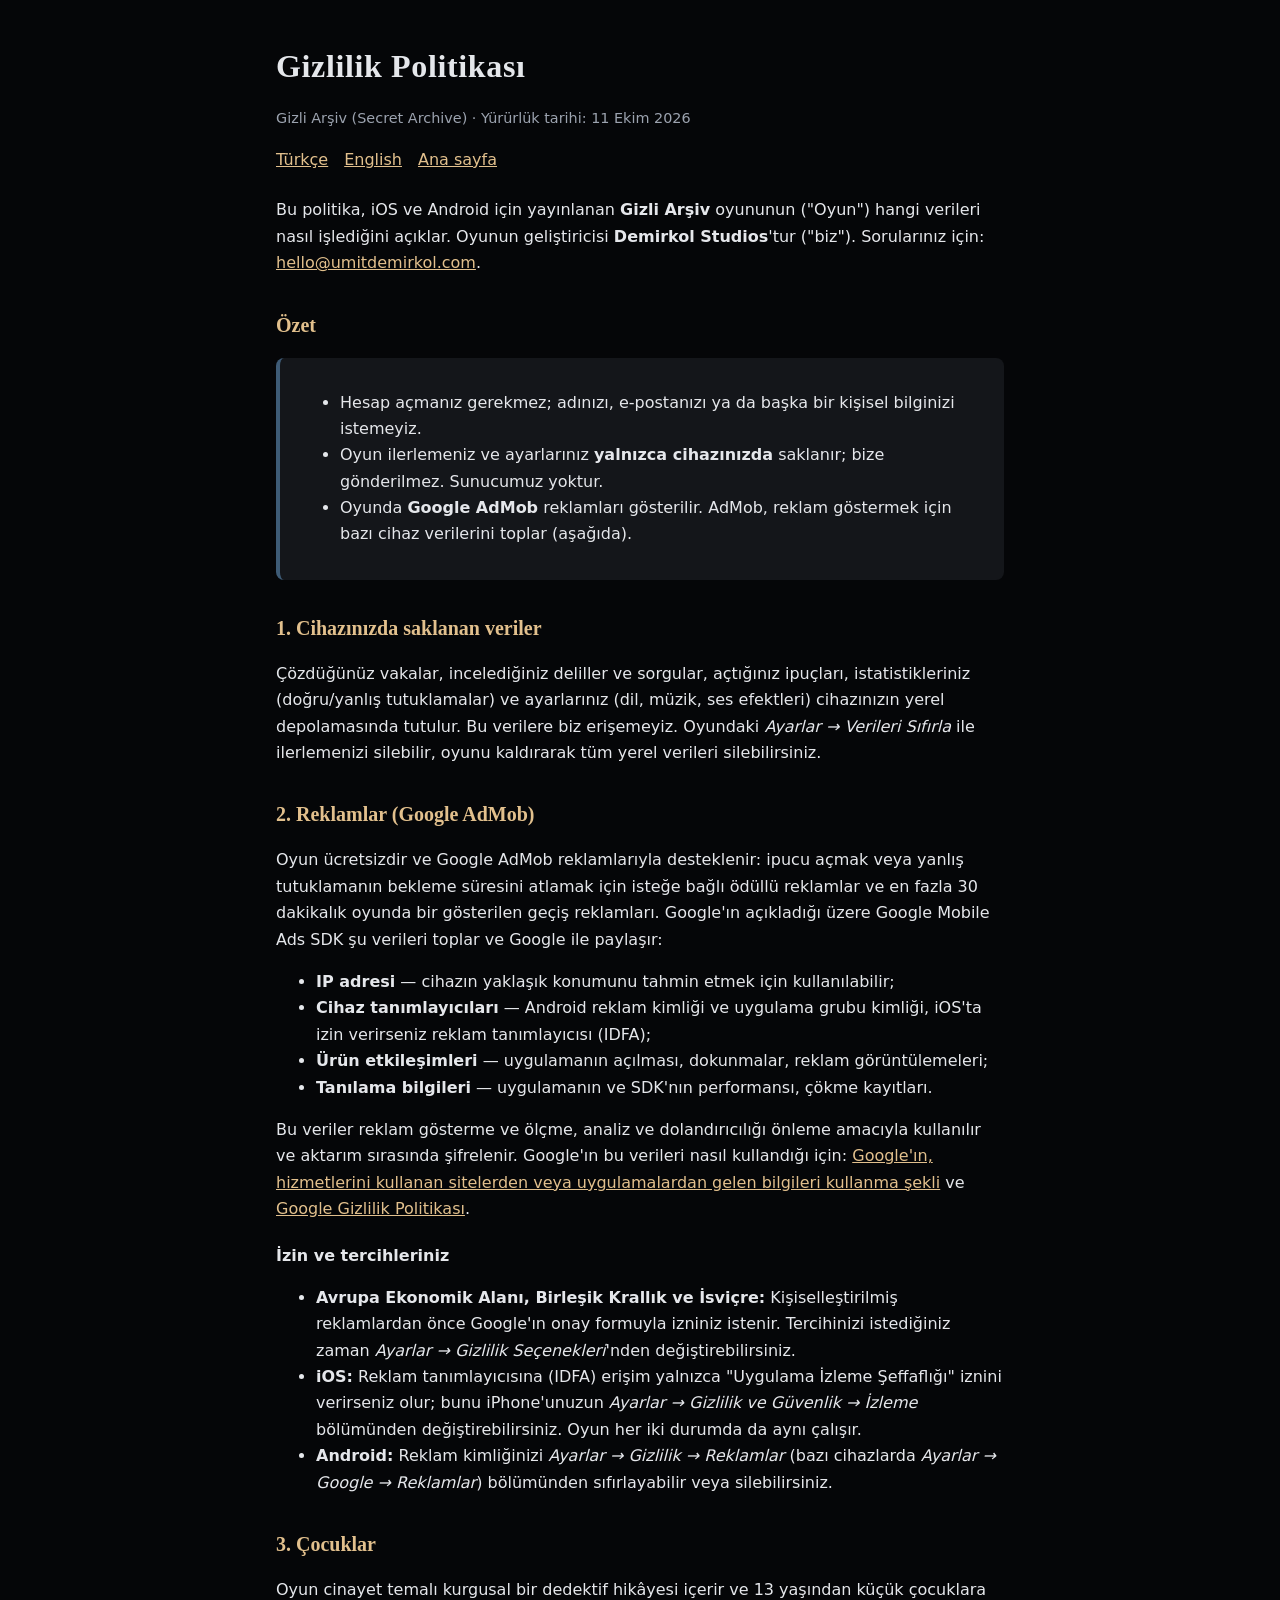
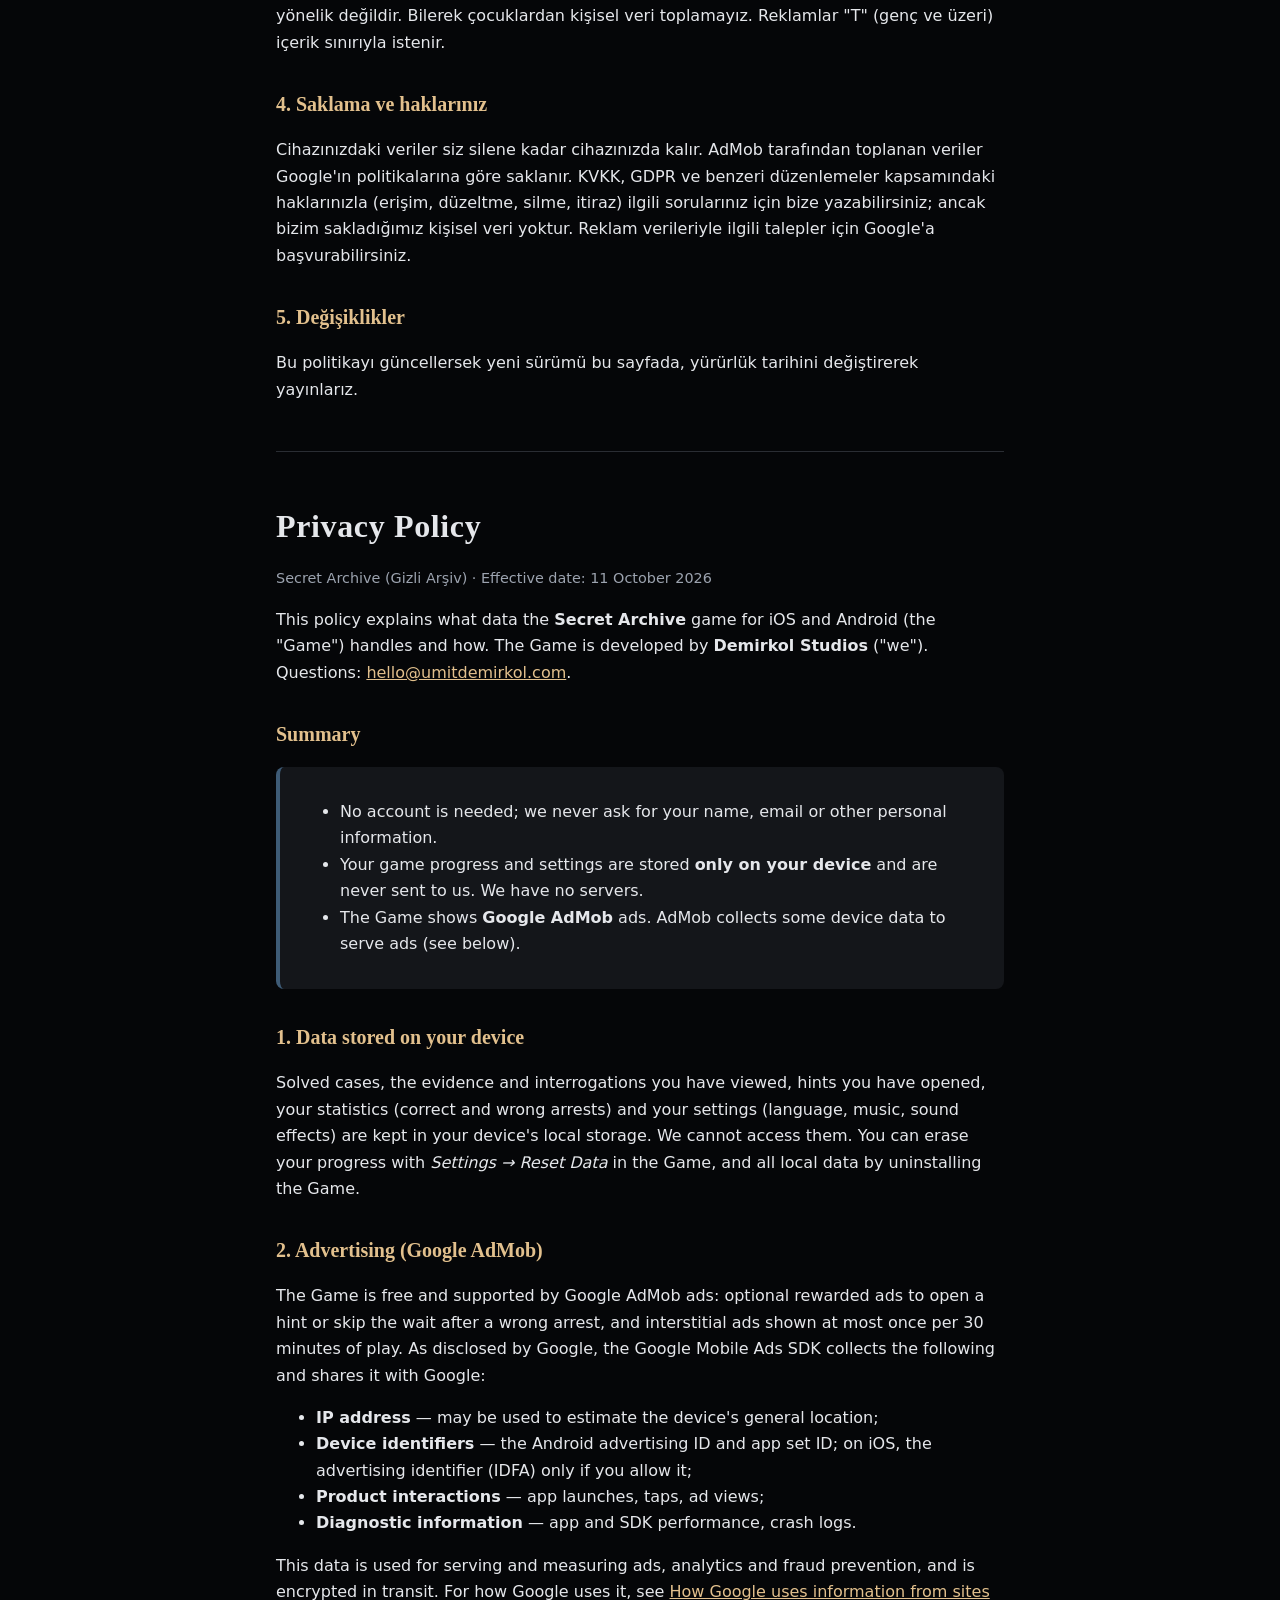
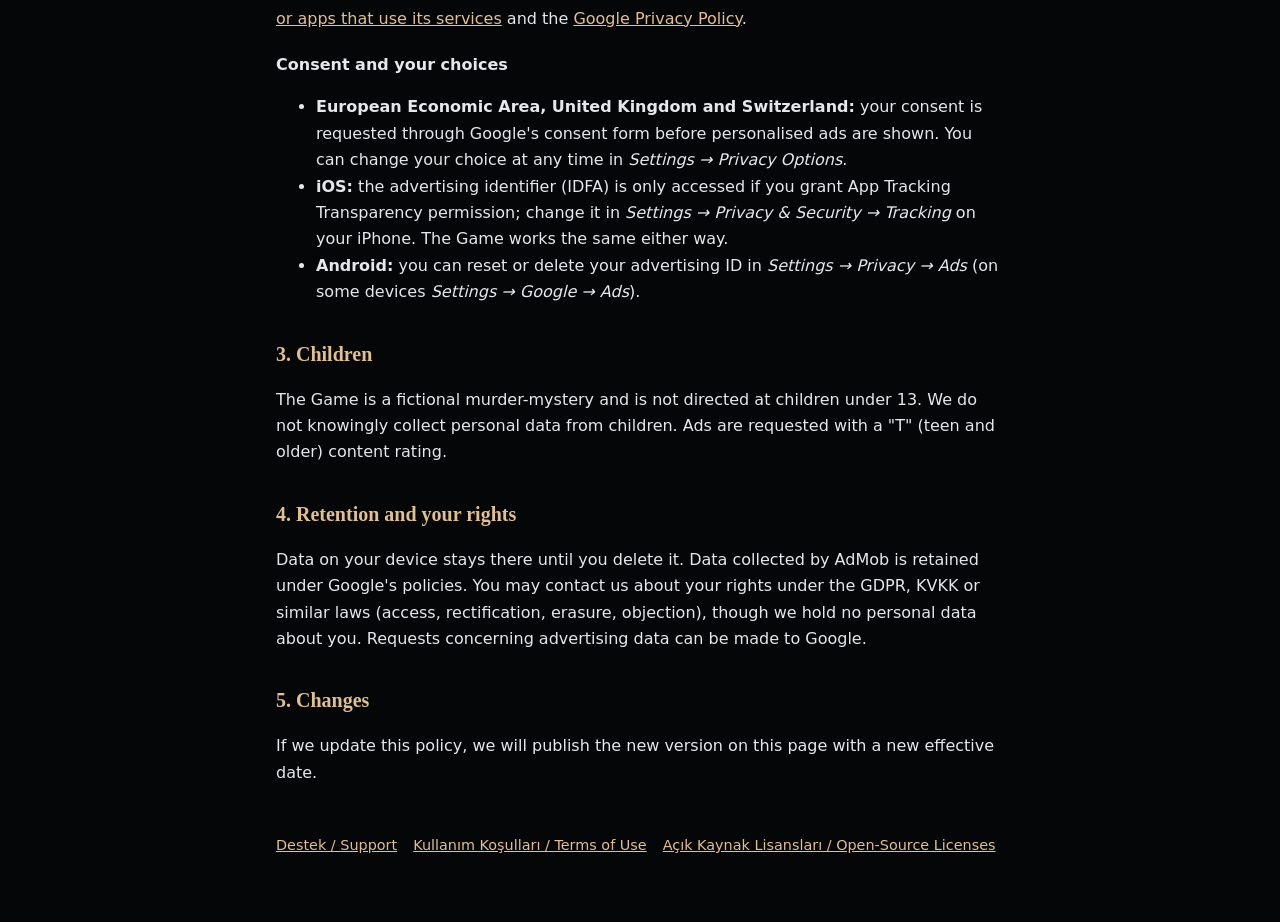
<file: privacy.html>
<!doctype html>
<html lang="tr">
<head>
  <meta charset="utf-8">
  <meta name="viewport" content="width=device-width, initial-scale=1">
  <title>Gizlilik Politikası — Gizli Arşiv</title>
  <meta name="description" content="Gizli Arşiv (Secret Archive) gizlilik politikası / privacy policy.">
  <link rel="stylesheet" href="style.css">
</head>
<body>
<main>
  <h1>Gizlilik Politikası</h1>
  <p class="muted">Gizli Arşiv (Secret Archive) · Yürürlük tarihi: 11 Ekim 2026</p>
  <nav><a href="#tr">Türkçe</a><a href="#en">English</a><a href="index.html">Ana sayfa</a></nav>

  <section id="tr" lang="tr">
    <p>Bu politika, iOS ve Android için yayınlanan <strong>Gizli Arşiv</strong> oyununun ("Oyun") hangi verileri nasıl işlediğini açıklar. Oyunun geliştiricisi <strong>Demirkol Studios</strong>'tur ("biz"). Sorularınız için: <a href="mailto:hello@umitdemirkol.com">hello@umitdemirkol.com</a>.</p>

    <h2>Özet</h2>
    <div class="card">
      <ul>
        <li>Hesap açmanız gerekmez; adınızı, e-postanızı ya da başka bir kişisel bilginizi istemeyiz.</li>
        <li>Oyun ilerlemeniz ve ayarlarınız <strong>yalnızca cihazınızda</strong> saklanır; bize gönderilmez. Sunucumuz yoktur.</li>
        <li>Oyunda <strong>Google AdMob</strong> reklamları gösterilir. AdMob, reklam göstermek için bazı cihaz verilerini toplar (aşağıda).</li>
      </ul>
    </div>

    <h2>1. Cihazınızda saklanan veriler</h2>
    <p>Çözdüğünüz vakalar, incelediğiniz deliller ve sorgular, açtığınız ipuçları, istatistikleriniz (doğru/yanlış tutuklamalar) ve ayarlarınız (dil, müzik, ses efektleri) cihazınızın yerel depolamasında tutulur. Bu verilere biz erişemeyiz. Oyundaki <em>Ayarlar → Verileri Sıfırla</em> ile ilerlemenizi silebilir, oyunu kaldırarak tüm yerel verileri silebilirsiniz.</p>

    <h2>2. Reklamlar (Google AdMob)</h2>
    <p>Oyun ücretsizdir ve Google AdMob reklamlarıyla desteklenir: ipucu açmak veya yanlış tutuklamanın bekleme süresini atlamak için isteğe bağlı ödüllü reklamlar ve en fazla 30 dakikalık oyunda bir gösterilen geçiş reklamları. Google'ın açıkladığı üzere Google Mobile Ads SDK şu verileri toplar ve Google ile paylaşır:</p>
    <ul>
      <li><strong>IP adresi</strong> — cihazın yaklaşık konumunu tahmin etmek için kullanılabilir;</li>
      <li><strong>Cihaz tanımlayıcıları</strong> — Android reklam kimliği ve uygulama grubu kimliği, iOS'ta izin verirseniz reklam tanımlayıcısı (IDFA);</li>
      <li><strong>Ürün etkileşimleri</strong> — uygulamanın açılması, dokunmalar, reklam görüntülemeleri;</li>
      <li><strong>Tanılama bilgileri</strong> — uygulamanın ve SDK'nın performansı, çökme kayıtları.</li>
    </ul>
    <p>Bu veriler reklam gösterme ve ölçme, analiz ve dolandırıcılığı önleme amacıyla kullanılır ve aktarım sırasında şifrelenir. Google'ın bu verileri nasıl kullandığı için: <a href="https://policies.google.com/technologies/partner-sites">Google'ın, hizmetlerini kullanan sitelerden veya uygulamalardan gelen bilgileri kullanma şekli</a> ve <a href="https://policies.google.com/privacy">Google Gizlilik Politikası</a>.</p>

    <h3>İzin ve tercihleriniz</h3>
    <ul>
      <li><strong>Avrupa Ekonomik Alanı, Birleşik Krallık ve İsviçre:</strong> Kişiselleştirilmiş reklamlardan önce Google'ın onay formuyla izniniz istenir. Tercihinizi istediğiniz zaman <em>Ayarlar → Gizlilik Seçenekleri</em>'nden değiştirebilirsiniz.</li>
      <li><strong>iOS:</strong> Reklam tanımlayıcısına (IDFA) erişim yalnızca "Uygulama İzleme Şeffaflığı" iznini verirseniz olur; bunu iPhone'unuzun <em>Ayarlar → Gizlilik ve Güvenlik → İzleme</em> bölümünden değiştirebilirsiniz. Oyun her iki durumda da aynı çalışır.</li>
      <li><strong>Android:</strong> Reklam kimliğinizi <em>Ayarlar → Gizlilik → Reklamlar</em> (bazı cihazlarda <em>Ayarlar → Google → Reklamlar</em>) bölümünden sıfırlayabilir veya silebilirsiniz.</li>
    </ul>

    <h2>3. Çocuklar</h2>
    <p>Oyun cinayet temalı kurgusal bir dedektif hikâyesi içerir ve 13 yaşından küçük çocuklara yönelik değildir. Bilerek çocuklardan kişisel veri toplamayız. Reklamlar "T" (genç ve üzeri) içerik sınırıyla istenir.</p>

    <h2>4. Saklama ve haklarınız</h2>
    <p>Cihazınızdaki veriler siz silene kadar cihazınızda kalır. AdMob tarafından toplanan veriler Google'ın politikalarına göre saklanır. KVKK, GDPR ve benzeri düzenlemeler kapsamındaki haklarınızla (erişim, düzeltme, silme, itiraz) ilgili sorularınız için bize yazabilirsiniz; ancak bizim sakladığımız kişisel veri yoktur. Reklam verileriyle ilgili talepler için Google'a başvurabilirsiniz.</p>

    <h2>5. Değişiklikler</h2>
    <p>Bu politikayı güncellersek yeni sürümü bu sayfada, yürürlük tarihini değiştirerek yayınlarız.</p>
  </section>

  <hr>

  <section id="en" lang="en">
    <h1>Privacy Policy</h1>
    <p class="muted">Secret Archive (Gizli Arşiv) · Effective date: 11 October 2026</p>
    <p>This policy explains what data the <strong>Secret Archive</strong> game for iOS and Android (the "Game") handles and how. The Game is developed by <strong>Demirkol Studios</strong> ("we"). Questions: <a href="mailto:hello@umitdemirkol.com">hello@umitdemirkol.com</a>.</p>

    <h2>Summary</h2>
    <div class="card">
      <ul>
        <li>No account is needed; we never ask for your name, email or other personal information.</li>
        <li>Your game progress and settings are stored <strong>only on your device</strong> and are never sent to us. We have no servers.</li>
        <li>The Game shows <strong>Google AdMob</strong> ads. AdMob collects some device data to serve ads (see below).</li>
      </ul>
    </div>

    <h2>1. Data stored on your device</h2>
    <p>Solved cases, the evidence and interrogations you have viewed, hints you have opened, your statistics (correct and wrong arrests) and your settings (language, music, sound effects) are kept in your device's local storage. We cannot access them. You can erase your progress with <em>Settings → Reset Data</em> in the Game, and all local data by uninstalling the Game.</p>

    <h2>2. Advertising (Google AdMob)</h2>
    <p>The Game is free and supported by Google AdMob ads: optional rewarded ads to open a hint or skip the wait after a wrong arrest, and interstitial ads shown at most once per 30 minutes of play. As disclosed by Google, the Google Mobile Ads SDK collects the following and shares it with Google:</p>
    <ul>
      <li><strong>IP address</strong> — may be used to estimate the device's general location;</li>
      <li><strong>Device identifiers</strong> — the Android advertising ID and app set ID; on iOS, the advertising identifier (IDFA) only if you allow it;</li>
      <li><strong>Product interactions</strong> — app launches, taps, ad views;</li>
      <li><strong>Diagnostic information</strong> — app and SDK performance, crash logs.</li>
    </ul>
    <p>This data is used for serving and measuring ads, analytics and fraud prevention, and is encrypted in transit. For how Google uses it, see <a href="https://policies.google.com/technologies/partner-sites">How Google uses information from sites or apps that use its services</a> and the <a href="https://policies.google.com/privacy">Google Privacy Policy</a>.</p>

    <h3>Consent and your choices</h3>
    <ul>
      <li><strong>European Economic Area, United Kingdom and Switzerland:</strong> your consent is requested through Google's consent form before personalised ads are shown. You can change your choice at any time in <em>Settings → Privacy Options</em>.</li>
      <li><strong>iOS:</strong> the advertising identifier (IDFA) is only accessed if you grant App Tracking Transparency permission; change it in <em>Settings → Privacy &amp; Security → Tracking</em> on your iPhone. The Game works the same either way.</li>
      <li><strong>Android:</strong> you can reset or delete your advertising ID in <em>Settings → Privacy → Ads</em> (on some devices <em>Settings → Google → Ads</em>).</li>
    </ul>

    <h2>3. Children</h2>
    <p>The Game is a fictional murder-mystery and is not directed at children under 13. We do not knowingly collect personal data from children. Ads are requested with a "T" (teen and older) content rating.</p>

    <h2>4. Retention and your rights</h2>
    <p>Data on your device stays there until you delete it. Data collected by AdMob is retained under Google's policies. You may contact us about your rights under the GDPR, KVKK or similar laws (access, rectification, erasure, objection), though we hold no personal data about you. Requests concerning advertising data can be made to Google.</p>

    <h2>5. Changes</h2>
    <p>If we update this policy, we will publish the new version on this page with a new effective date.</p>
  </section>

  <footer>
    <a href="support.html">Destek / Support</a>
    <a href="terms.html">Kullanım Koşulları / Terms of Use</a>
    <a href="licenses.html">Açık Kaynak Lisansları / Open-Source Licenses</a>
  </footer>
</main>
</body>
</html>
</file>
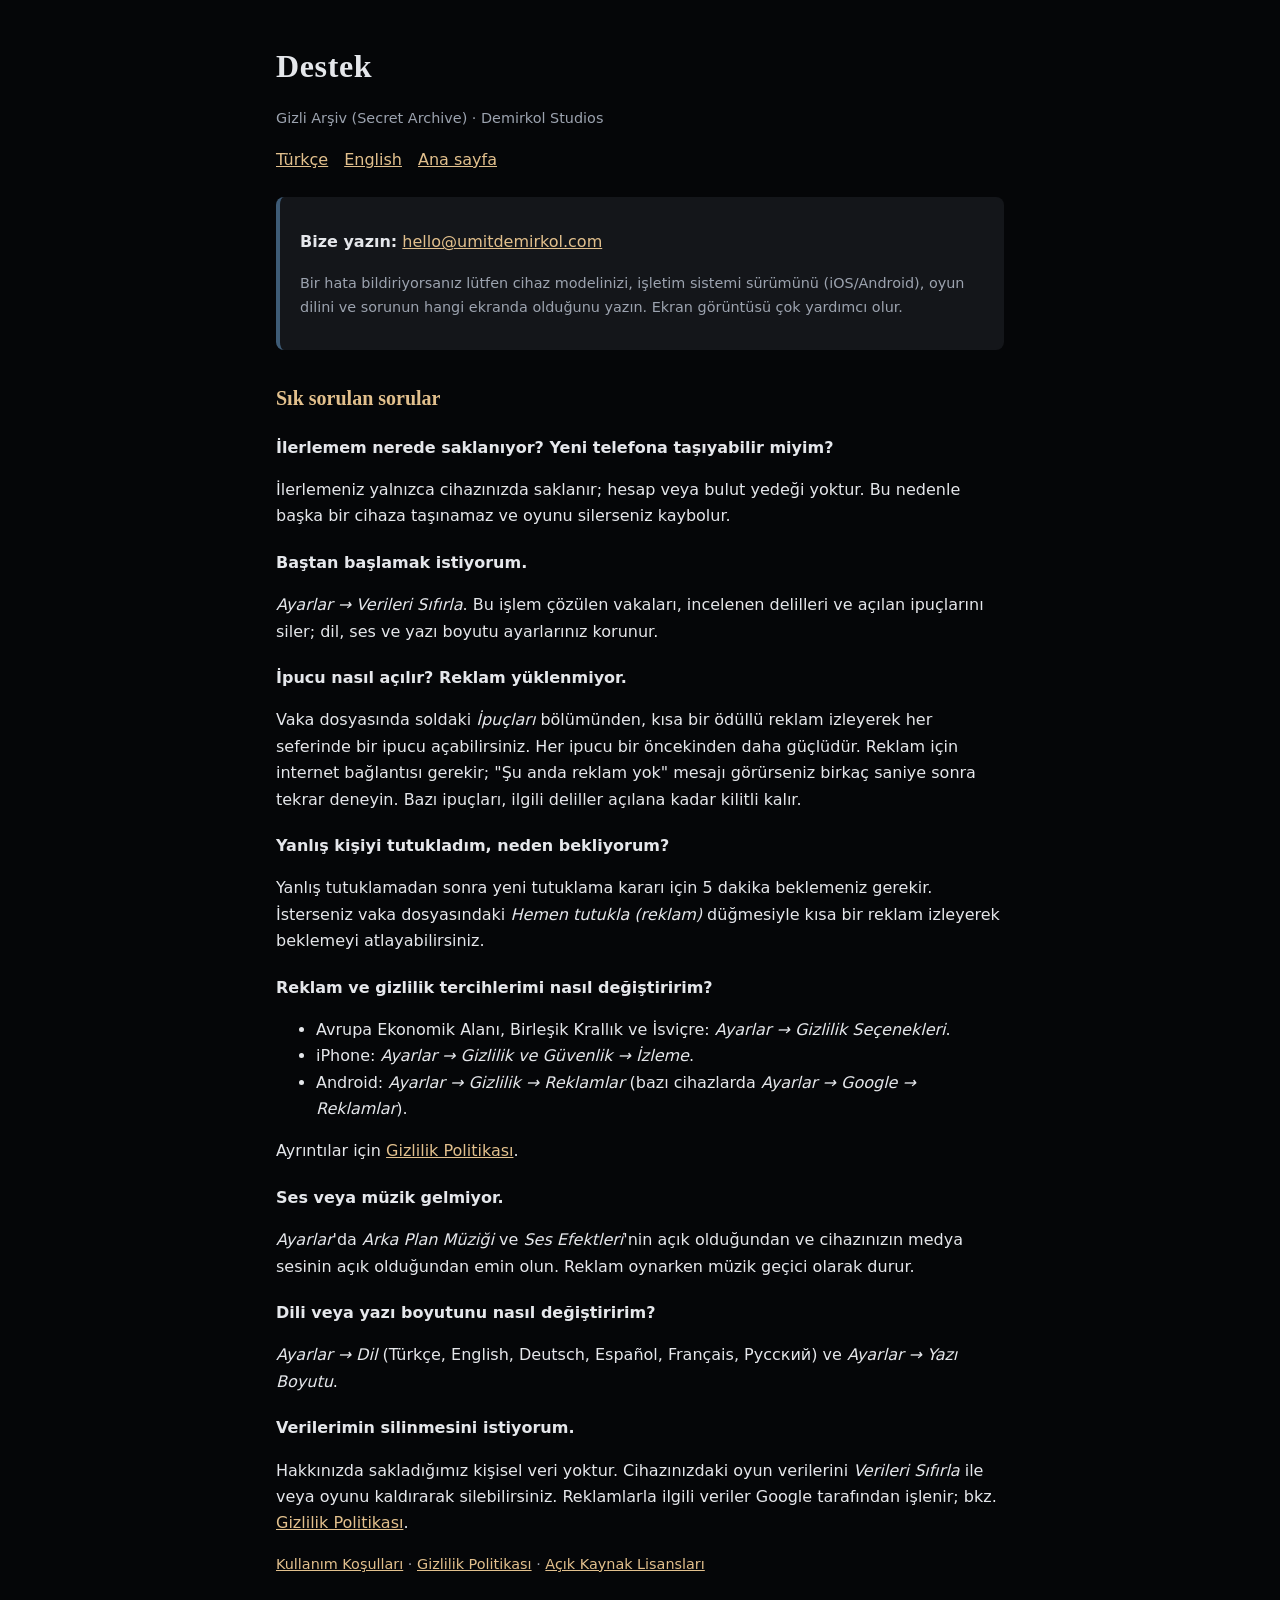
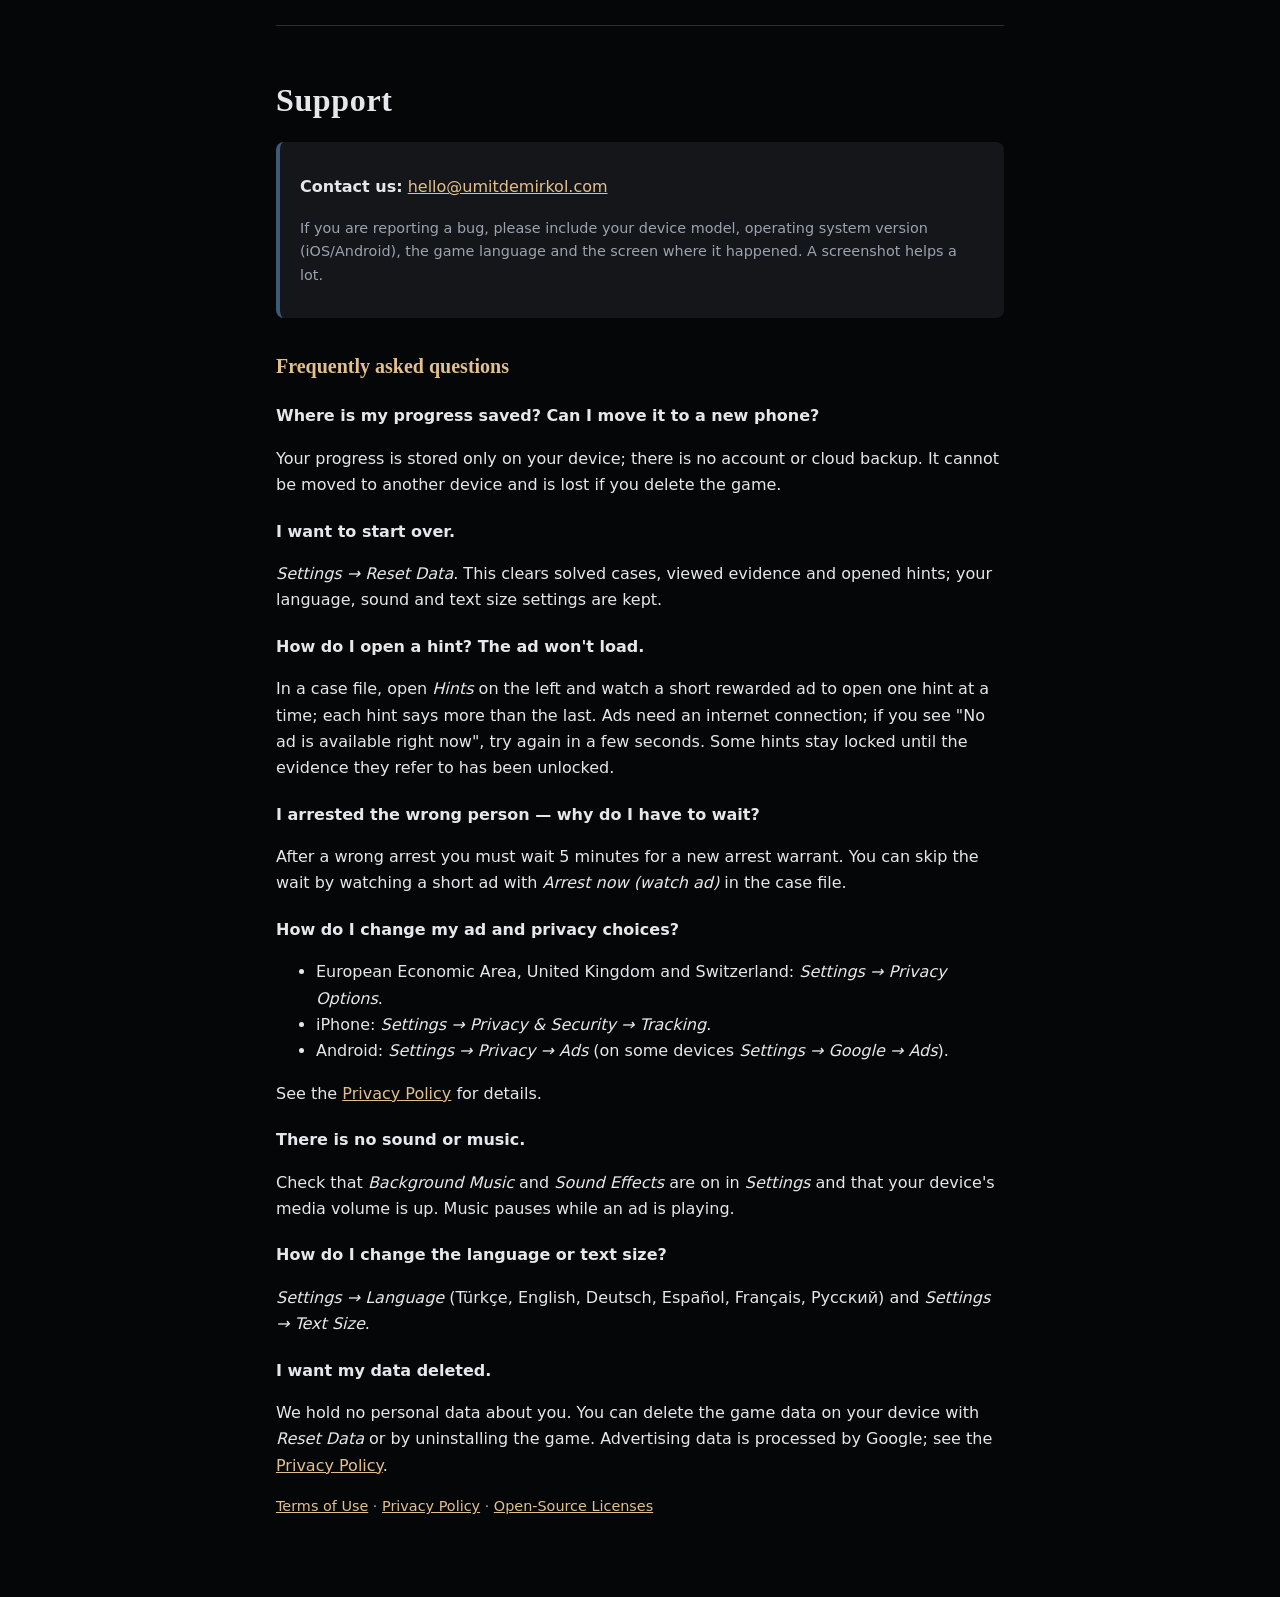
<file: support.html>
<!doctype html>
<html lang="tr">
<head>
  <meta charset="utf-8">
  <meta name="viewport" content="width=device-width, initial-scale=1">
  <title>Destek — Gizli Arşiv</title>
  <meta name="description" content="Gizli Arşiv (Secret Archive) destek ve sık sorulan sorular / support and FAQ.">
  <link rel="stylesheet" href="style.css">
</head>
<body>
<main>
  <h1>Destek</h1>
  <p class="muted">Gizli Arşiv (Secret Archive) · Demirkol Studios</p>
  <nav><a href="#tr">Türkçe</a><a href="#en">English</a><a href="index.html">Ana sayfa</a></nav>

  <section id="tr" lang="tr">
    <div class="card">
      <p><strong>Bize yazın:</strong> <a href="mailto:hello@umitdemirkol.com?subject=Gizli%20Ar%C5%9Fiv%20destek">hello@umitdemirkol.com</a></p>
      <p class="muted">Bir hata bildiriyorsanız lütfen cihaz modelinizi, işletim sistemi sürümünü (iOS/Android), oyun dilini ve sorunun hangi ekranda olduğunu yazın. Ekran görüntüsü çok yardımcı olur.</p>
    </div>

    <h2>Sık sorulan sorular</h2>

    <h3>İlerlemem nerede saklanıyor? Yeni telefona taşıyabilir miyim?</h3>
    <p>İlerlemeniz yalnızca cihazınızda saklanır; hesap veya bulut yedeği yoktur. Bu nedenle başka bir cihaza taşınamaz ve oyunu silerseniz kaybolur.</p>

    <h3>Baştan başlamak istiyorum.</h3>
    <p><em>Ayarlar → Verileri Sıfırla</em>. Bu işlem çözülen vakaları, incelenen delilleri ve açılan ipuçlarını siler; dil, ses ve yazı boyutu ayarlarınız korunur.</p>

    <h3>İpucu nasıl açılır? Reklam yüklenmiyor.</h3>
    <p>Vaka dosyasında soldaki <em>İpuçları</em> bölümünden, kısa bir ödüllü reklam izleyerek her seferinde bir ipucu açabilirsiniz. Her ipucu bir öncekinden daha güçlüdür. Reklam için internet bağlantısı gerekir; "Şu anda reklam yok" mesajı görürseniz birkaç saniye sonra tekrar deneyin. Bazı ipuçları, ilgili deliller açılana kadar kilitli kalır.</p>

    <h3>Yanlış kişiyi tutukladım, neden bekliyorum?</h3>
    <p>Yanlış tutuklamadan sonra yeni tutuklama kararı için 5 dakika beklemeniz gerekir. İsterseniz vaka dosyasındaki <em>Hemen tutukla (reklam)</em> düğmesiyle kısa bir reklam izleyerek beklemeyi atlayabilirsiniz.</p>

    <h3>Reklam ve gizlilik tercihlerimi nasıl değiştiririm?</h3>
    <ul>
      <li>Avrupa Ekonomik Alanı, Birleşik Krallık ve İsviçre: <em>Ayarlar → Gizlilik Seçenekleri</em>.</li>
      <li>iPhone: <em>Ayarlar → Gizlilik ve Güvenlik → İzleme</em>.</li>
      <li>Android: <em>Ayarlar → Gizlilik → Reklamlar</em> (bazı cihazlarda <em>Ayarlar → Google → Reklamlar</em>).</li>
    </ul>
    <p>Ayrıntılar için <a href="privacy.html">Gizlilik Politikası</a>.</p>

    <h3>Ses veya müzik gelmiyor.</h3>
    <p><em>Ayarlar</em>'da <em>Arka Plan Müziği</em> ve <em>Ses Efektleri</em>'nin açık olduğundan ve cihazınızın medya sesinin açık olduğundan emin olun. Reklam oynarken müzik geçici olarak durur.</p>

    <h3>Dili veya yazı boyutunu nasıl değiştiririm?</h3>
    <p><em>Ayarlar → Dil</em> (Türkçe, English, Deutsch, Español, Français, Русский) ve <em>Ayarlar → Yazı Boyutu</em>.</p>

    <h3>Verilerimin silinmesini istiyorum.</h3>
    <p>Hakkınızda sakladığımız kişisel veri yoktur. Cihazınızdaki oyun verilerini <em>Verileri Sıfırla</em> ile veya oyunu kaldırarak silebilirsiniz. Reklamlarla ilgili veriler Google tarafından işlenir; bkz. <a href="privacy.html">Gizlilik Politikası</a>.</p>

    <p class="muted"><a href="terms.html">Kullanım Koşulları</a> · <a href="privacy.html">Gizlilik Politikası</a> · <a href="licenses.html">Açık Kaynak Lisansları</a></p>
  </section>

  <hr>

  <section id="en" lang="en">
    <h1>Support</h1>
    <div class="card">
      <p><strong>Contact us:</strong> <a href="mailto:hello@umitdemirkol.com?subject=Secret%20Archive%20support">hello@umitdemirkol.com</a></p>
      <p class="muted">If you are reporting a bug, please include your device model, operating system version (iOS/Android), the game language and the screen where it happened. A screenshot helps a lot.</p>
    </div>

    <h2>Frequently asked questions</h2>

    <h3>Where is my progress saved? Can I move it to a new phone?</h3>
    <p>Your progress is stored only on your device; there is no account or cloud backup. It cannot be moved to another device and is lost if you delete the game.</p>

    <h3>I want to start over.</h3>
    <p><em>Settings → Reset Data</em>. This clears solved cases, viewed evidence and opened hints; your language, sound and text size settings are kept.</p>

    <h3>How do I open a hint? The ad won't load.</h3>
    <p>In a case file, open <em>Hints</em> on the left and watch a short rewarded ad to open one hint at a time; each hint says more than the last. Ads need an internet connection; if you see "No ad is available right now", try again in a few seconds. Some hints stay locked until the evidence they refer to has been unlocked.</p>

    <h3>I arrested the wrong person — why do I have to wait?</h3>
    <p>After a wrong arrest you must wait 5 minutes for a new arrest warrant. You can skip the wait by watching a short ad with <em>Arrest now (watch ad)</em> in the case file.</p>

    <h3>How do I change my ad and privacy choices?</h3>
    <ul>
      <li>European Economic Area, United Kingdom and Switzerland: <em>Settings → Privacy Options</em>.</li>
      <li>iPhone: <em>Settings → Privacy &amp; Security → Tracking</em>.</li>
      <li>Android: <em>Settings → Privacy → Ads</em> (on some devices <em>Settings → Google → Ads</em>).</li>
    </ul>
    <p>See the <a href="privacy.html">Privacy Policy</a> for details.</p>

    <h3>There is no sound or music.</h3>
    <p>Check that <em>Background Music</em> and <em>Sound Effects</em> are on in <em>Settings</em> and that your device's media volume is up. Music pauses while an ad is playing.</p>

    <h3>How do I change the language or text size?</h3>
    <p><em>Settings → Language</em> (Türkçe, English, Deutsch, Español, Français, Русский) and <em>Settings → Text Size</em>.</p>

    <h3>I want my data deleted.</h3>
    <p>We hold no personal data about you. You can delete the game data on your device with <em>Reset Data</em> or by uninstalling the game. Advertising data is processed by Google; see the <a href="privacy.html">Privacy Policy</a>.</p>

    <p class="muted"><a href="terms.html#en">Terms of Use</a> · <a href="privacy.html#en">Privacy Policy</a> · <a href="licenses.html">Open-Source Licenses</a></p>
  </section>
</main>
</body>
</html>
</file>
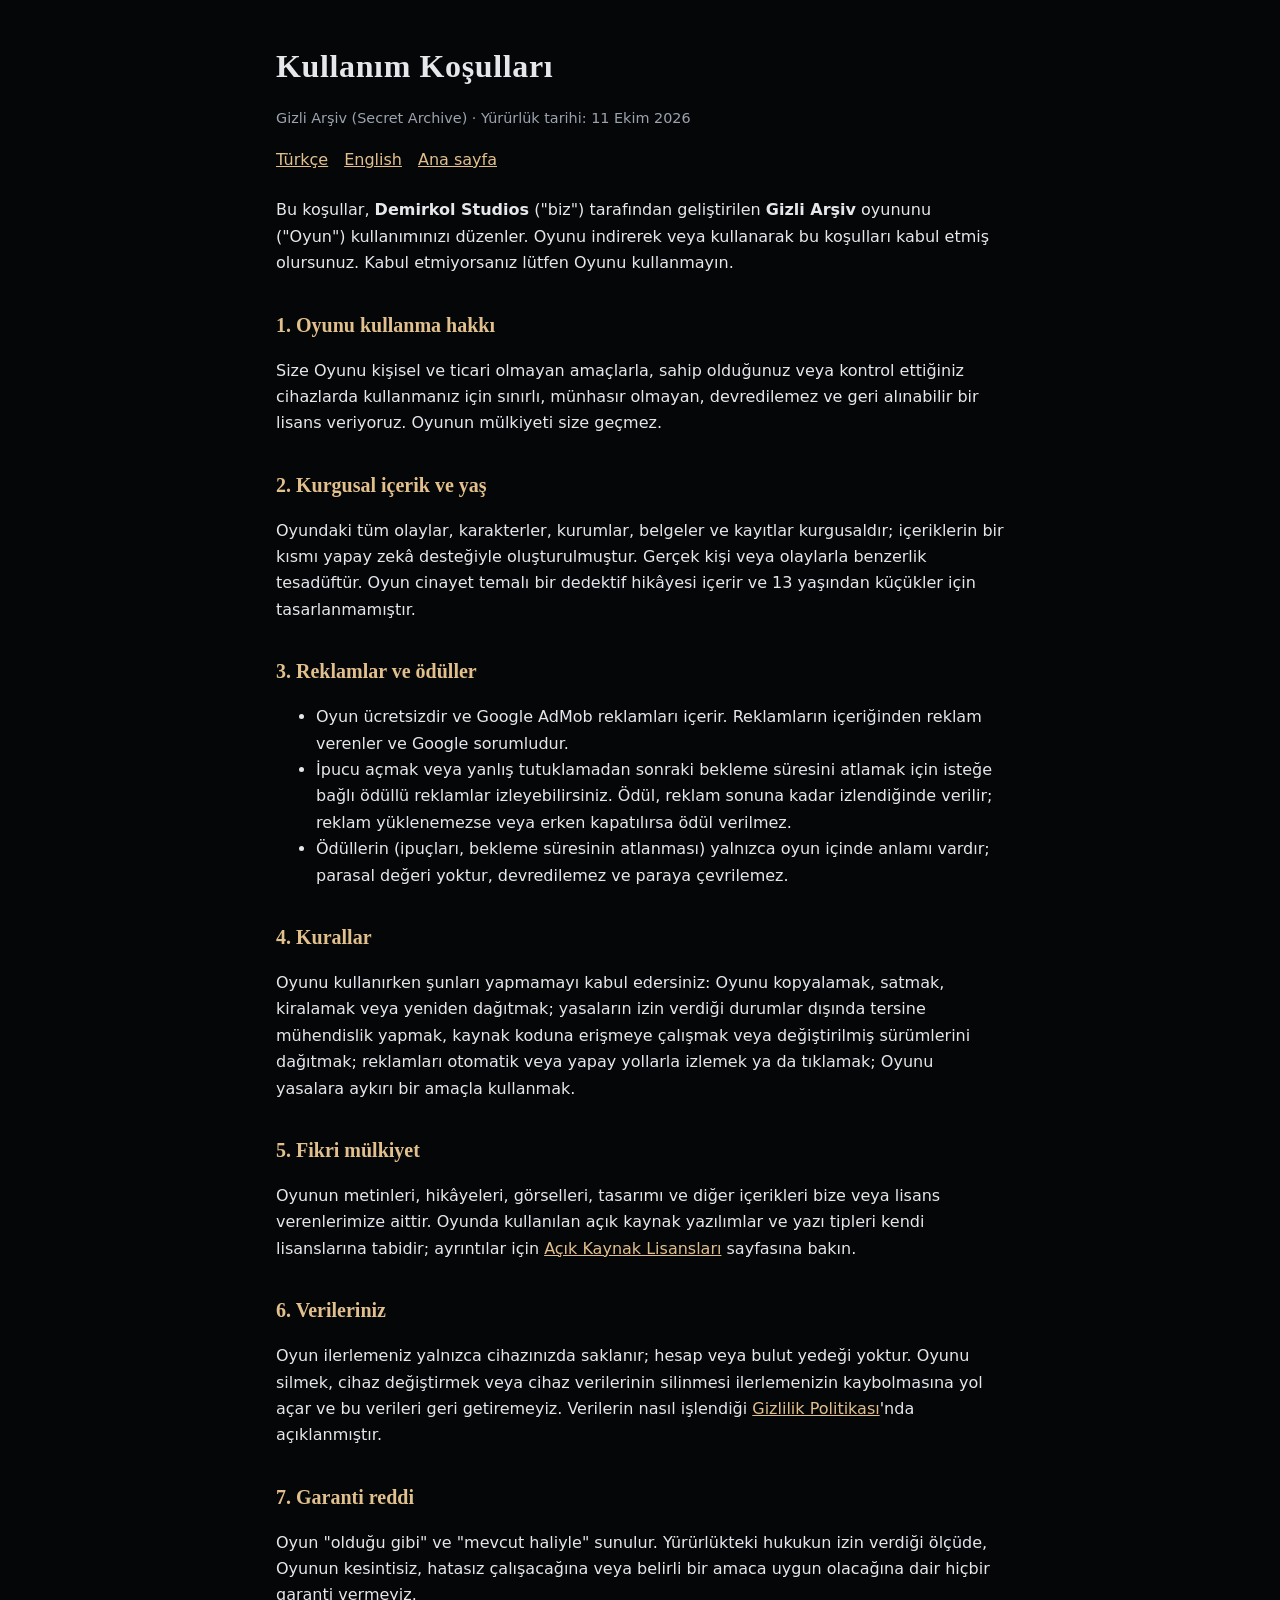
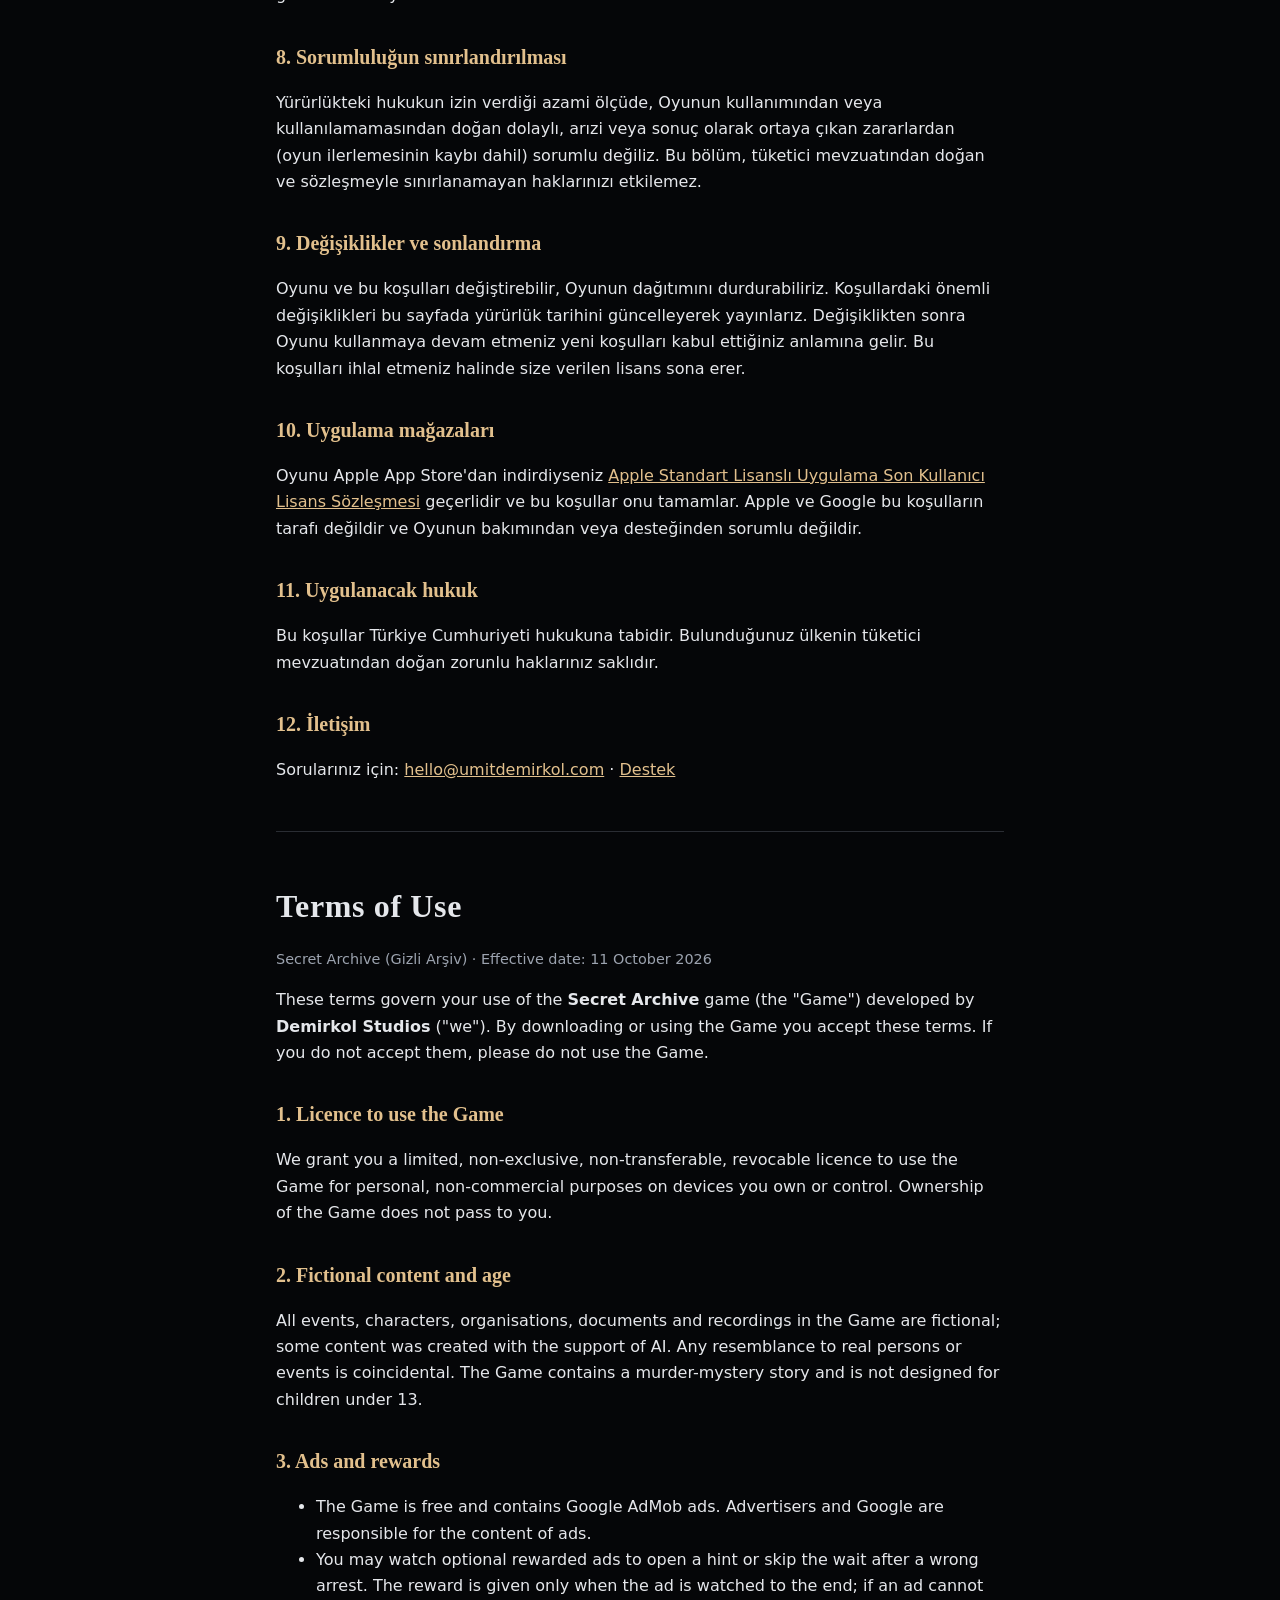
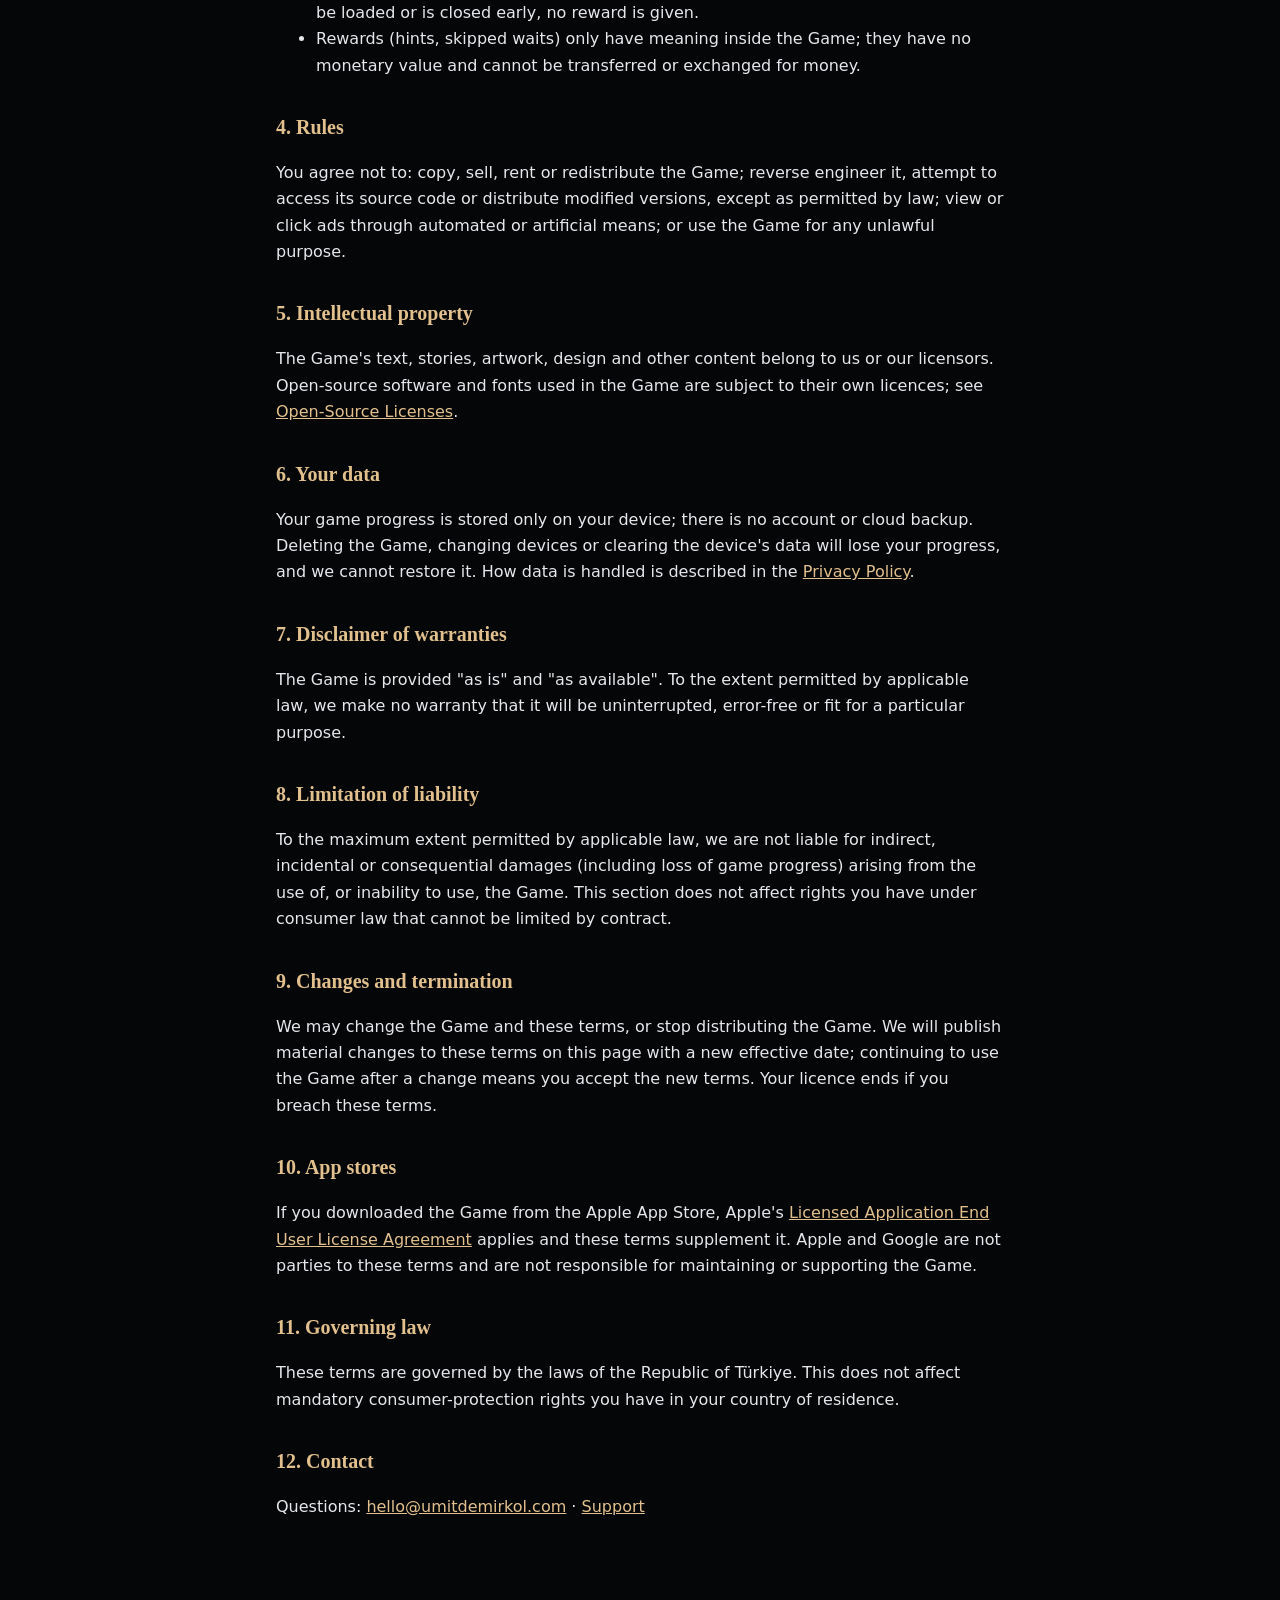
<file: terms.html>
<!doctype html>
<html lang="tr">
<head>
  <meta charset="utf-8">
  <meta name="viewport" content="width=device-width, initial-scale=1">
  <title>Kullanım Koşulları — Gizli Arşiv</title>
  <meta name="description" content="Gizli Arşiv (Secret Archive) kullanım koşulları / terms of use.">
  <link rel="stylesheet" href="style.css">
</head>
<body>
<main>
  <h1>Kullanım Koşulları</h1>
  <p class="muted">Gizli Arşiv (Secret Archive) · Yürürlük tarihi: 11 Ekim 2026</p>
  <nav><a href="#tr">Türkçe</a><a href="#en">English</a><a href="index.html">Ana sayfa</a></nav>

  <section id="tr" lang="tr">
    <p>Bu koşullar, <strong>Demirkol Studios</strong> ("biz") tarafından geliştirilen <strong>Gizli Arşiv</strong> oyununu ("Oyun") kullanımınızı düzenler. Oyunu indirerek veya kullanarak bu koşulları kabul etmiş olursunuz. Kabul etmiyorsanız lütfen Oyunu kullanmayın.</p>

    <h2>1. Oyunu kullanma hakkı</h2>
    <p>Size Oyunu kişisel ve ticari olmayan amaçlarla, sahip olduğunuz veya kontrol ettiğiniz cihazlarda kullanmanız için sınırlı, münhasır olmayan, devredilemez ve geri alınabilir bir lisans veriyoruz. Oyunun mülkiyeti size geçmez.</p>

    <h2>2. Kurgusal içerik ve yaş</h2>
    <p>Oyundaki tüm olaylar, karakterler, kurumlar, belgeler ve kayıtlar kurgusaldır; içeriklerin bir kısmı yapay zekâ desteğiyle oluşturulmuştur. Gerçek kişi veya olaylarla benzerlik tesadüftür. Oyun cinayet temalı bir dedektif hikâyesi içerir ve 13 yaşından küçükler için tasarlanmamıştır.</p>

    <h2>3. Reklamlar ve ödüller</h2>
    <ul>
      <li>Oyun ücretsizdir ve Google AdMob reklamları içerir. Reklamların içeriğinden reklam verenler ve Google sorumludur.</li>
      <li>İpucu açmak veya yanlış tutuklamadan sonraki bekleme süresini atlamak için isteğe bağlı ödüllü reklamlar izleyebilirsiniz. Ödül, reklam sonuna kadar izlendiğinde verilir; reklam yüklenemezse veya erken kapatılırsa ödül verilmez.</li>
      <li>Ödüllerin (ipuçları, bekleme süresinin atlanması) yalnızca oyun içinde anlamı vardır; parasal değeri yoktur, devredilemez ve paraya çevrilemez.</li>
    </ul>

    <h2>4. Kurallar</h2>
    <p>Oyunu kullanırken şunları yapmamayı kabul edersiniz: Oyunu kopyalamak, satmak, kiralamak veya yeniden dağıtmak; yasaların izin verdiği durumlar dışında tersine mühendislik yapmak, kaynak koduna erişmeye çalışmak veya değiştirilmiş sürümlerini dağıtmak; reklamları otomatik veya yapay yollarla izlemek ya da tıklamak; Oyunu yasalara aykırı bir amaçla kullanmak.</p>

    <h2>5. Fikri mülkiyet</h2>
    <p>Oyunun metinleri, hikâyeleri, görselleri, tasarımı ve diğer içerikleri bize veya lisans verenlerimize aittir. Oyunda kullanılan açık kaynak yazılımlar ve yazı tipleri kendi lisanslarına tabidir; ayrıntılar için <a href="licenses.html">Açık Kaynak Lisansları</a> sayfasına bakın.</p>

    <h2>6. Verileriniz</h2>
    <p>Oyun ilerlemeniz yalnızca cihazınızda saklanır; hesap veya bulut yedeği yoktur. Oyunu silmek, cihaz değiştirmek veya cihaz verilerinin silinmesi ilerlemenizin kaybolmasına yol açar ve bu verileri geri getiremeyiz. Verilerin nasıl işlendiği <a href="privacy.html">Gizlilik Politikası</a>'nda açıklanmıştır.</p>

    <h2>7. Garanti reddi</h2>
    <p>Oyun "olduğu gibi" ve "mevcut haliyle" sunulur. Yürürlükteki hukukun izin verdiği ölçüde, Oyunun kesintisiz, hatasız çalışacağına veya belirli bir amaca uygun olacağına dair hiçbir garanti vermeyiz.</p>

    <h2>8. Sorumluluğun sınırlandırılması</h2>
    <p>Yürürlükteki hukukun izin verdiği azami ölçüde, Oyunun kullanımından veya kullanılamamasından doğan dolaylı, arızi veya sonuç olarak ortaya çıkan zararlardan (oyun ilerlemesinin kaybı dahil) sorumlu değiliz. Bu bölüm, tüketici mevzuatından doğan ve sözleşmeyle sınırlanamayan haklarınızı etkilemez.</p>

    <h2>9. Değişiklikler ve sonlandırma</h2>
    <p>Oyunu ve bu koşulları değiştirebilir, Oyunun dağıtımını durdurabiliriz. Koşullardaki önemli değişiklikleri bu sayfada yürürlük tarihini güncelleyerek yayınlarız. Değişiklikten sonra Oyunu kullanmaya devam etmeniz yeni koşulları kabul ettiğiniz anlamına gelir. Bu koşulları ihlal etmeniz halinde size verilen lisans sona erer.</p>

    <h2>10. Uygulama mağazaları</h2>
    <p>Oyunu Apple App Store'dan indirdiyseniz <a href="https://www.apple.com/legal/internet-services/itunes/dev/stdeula/">Apple Standart Lisanslı Uygulama Son Kullanıcı Lisans Sözleşmesi</a> geçerlidir ve bu koşullar onu tamamlar. Apple ve Google bu koşulların tarafı değildir ve Oyunun bakımından veya desteğinden sorumlu değildir.</p>

    <h2>11. Uygulanacak hukuk</h2>
    <p>Bu koşullar Türkiye Cumhuriyeti hukukuna tabidir. Bulunduğunuz ülkenin tüketici mevzuatından doğan zorunlu haklarınız saklıdır.</p>

    <h2>12. İletişim</h2>
    <p>Sorularınız için: <a href="mailto:hello@umitdemirkol.com">hello@umitdemirkol.com</a> · <a href="support.html">Destek</a></p>
  </section>

  <hr>

  <section id="en" lang="en">
    <h1>Terms of Use</h1>
    <p class="muted">Secret Archive (Gizli Arşiv) · Effective date: 11 October 2026</p>
    <p>These terms govern your use of the <strong>Secret Archive</strong> game (the "Game") developed by <strong>Demirkol Studios</strong> ("we"). By downloading or using the Game you accept these terms. If you do not accept them, please do not use the Game.</p>

    <h2>1. Licence to use the Game</h2>
    <p>We grant you a limited, non-exclusive, non-transferable, revocable licence to use the Game for personal, non-commercial purposes on devices you own or control. Ownership of the Game does not pass to you.</p>

    <h2>2. Fictional content and age</h2>
    <p>All events, characters, organisations, documents and recordings in the Game are fictional; some content was created with the support of AI. Any resemblance to real persons or events is coincidental. The Game contains a murder-mystery story and is not designed for children under 13.</p>

    <h2>3. Ads and rewards</h2>
    <ul>
      <li>The Game is free and contains Google AdMob ads. Advertisers and Google are responsible for the content of ads.</li>
      <li>You may watch optional rewarded ads to open a hint or skip the wait after a wrong arrest. The reward is given only when the ad is watched to the end; if an ad cannot be loaded or is closed early, no reward is given.</li>
      <li>Rewards (hints, skipped waits) only have meaning inside the Game; they have no monetary value and cannot be transferred or exchanged for money.</li>
    </ul>

    <h2>4. Rules</h2>
    <p>You agree not to: copy, sell, rent or redistribute the Game; reverse engineer it, attempt to access its source code or distribute modified versions, except as permitted by law; view or click ads through automated or artificial means; or use the Game for any unlawful purpose.</p>

    <h2>5. Intellectual property</h2>
    <p>The Game's text, stories, artwork, design and other content belong to us or our licensors. Open-source software and fonts used in the Game are subject to their own licences; see <a href="licenses.html">Open-Source Licenses</a>.</p>

    <h2>6. Your data</h2>
    <p>Your game progress is stored only on your device; there is no account or cloud backup. Deleting the Game, changing devices or clearing the device's data will lose your progress, and we cannot restore it. How data is handled is described in the <a href="privacy.html">Privacy Policy</a>.</p>

    <h2>7. Disclaimer of warranties</h2>
    <p>The Game is provided "as is" and "as available". To the extent permitted by applicable law, we make no warranty that it will be uninterrupted, error-free or fit for a particular purpose.</p>

    <h2>8. Limitation of liability</h2>
    <p>To the maximum extent permitted by applicable law, we are not liable for indirect, incidental or consequential damages (including loss of game progress) arising from the use of, or inability to use, the Game. This section does not affect rights you have under consumer law that cannot be limited by contract.</p>

    <h2>9. Changes and termination</h2>
    <p>We may change the Game and these terms, or stop distributing the Game. We will publish material changes to these terms on this page with a new effective date; continuing to use the Game after a change means you accept the new terms. Your licence ends if you breach these terms.</p>

    <h2>10. App stores</h2>
    <p>If you downloaded the Game from the Apple App Store, Apple's <a href="https://www.apple.com/legal/internet-services/itunes/dev/stdeula/">Licensed Application End User License Agreement</a> applies and these terms supplement it. Apple and Google are not parties to these terms and are not responsible for maintaining or supporting the Game.</p>

    <h2>11. Governing law</h2>
    <p>These terms are governed by the laws of the Republic of Türkiye. This does not affect mandatory consumer-protection rights you have in your country of residence.</p>

    <h2>12. Contact</h2>
    <p>Questions: <a href="mailto:hello@umitdemirkol.com">hello@umitdemirkol.com</a> · <a href="support.html">Support</a></p>
  </section>
</main>
</body>
</html>
</file>
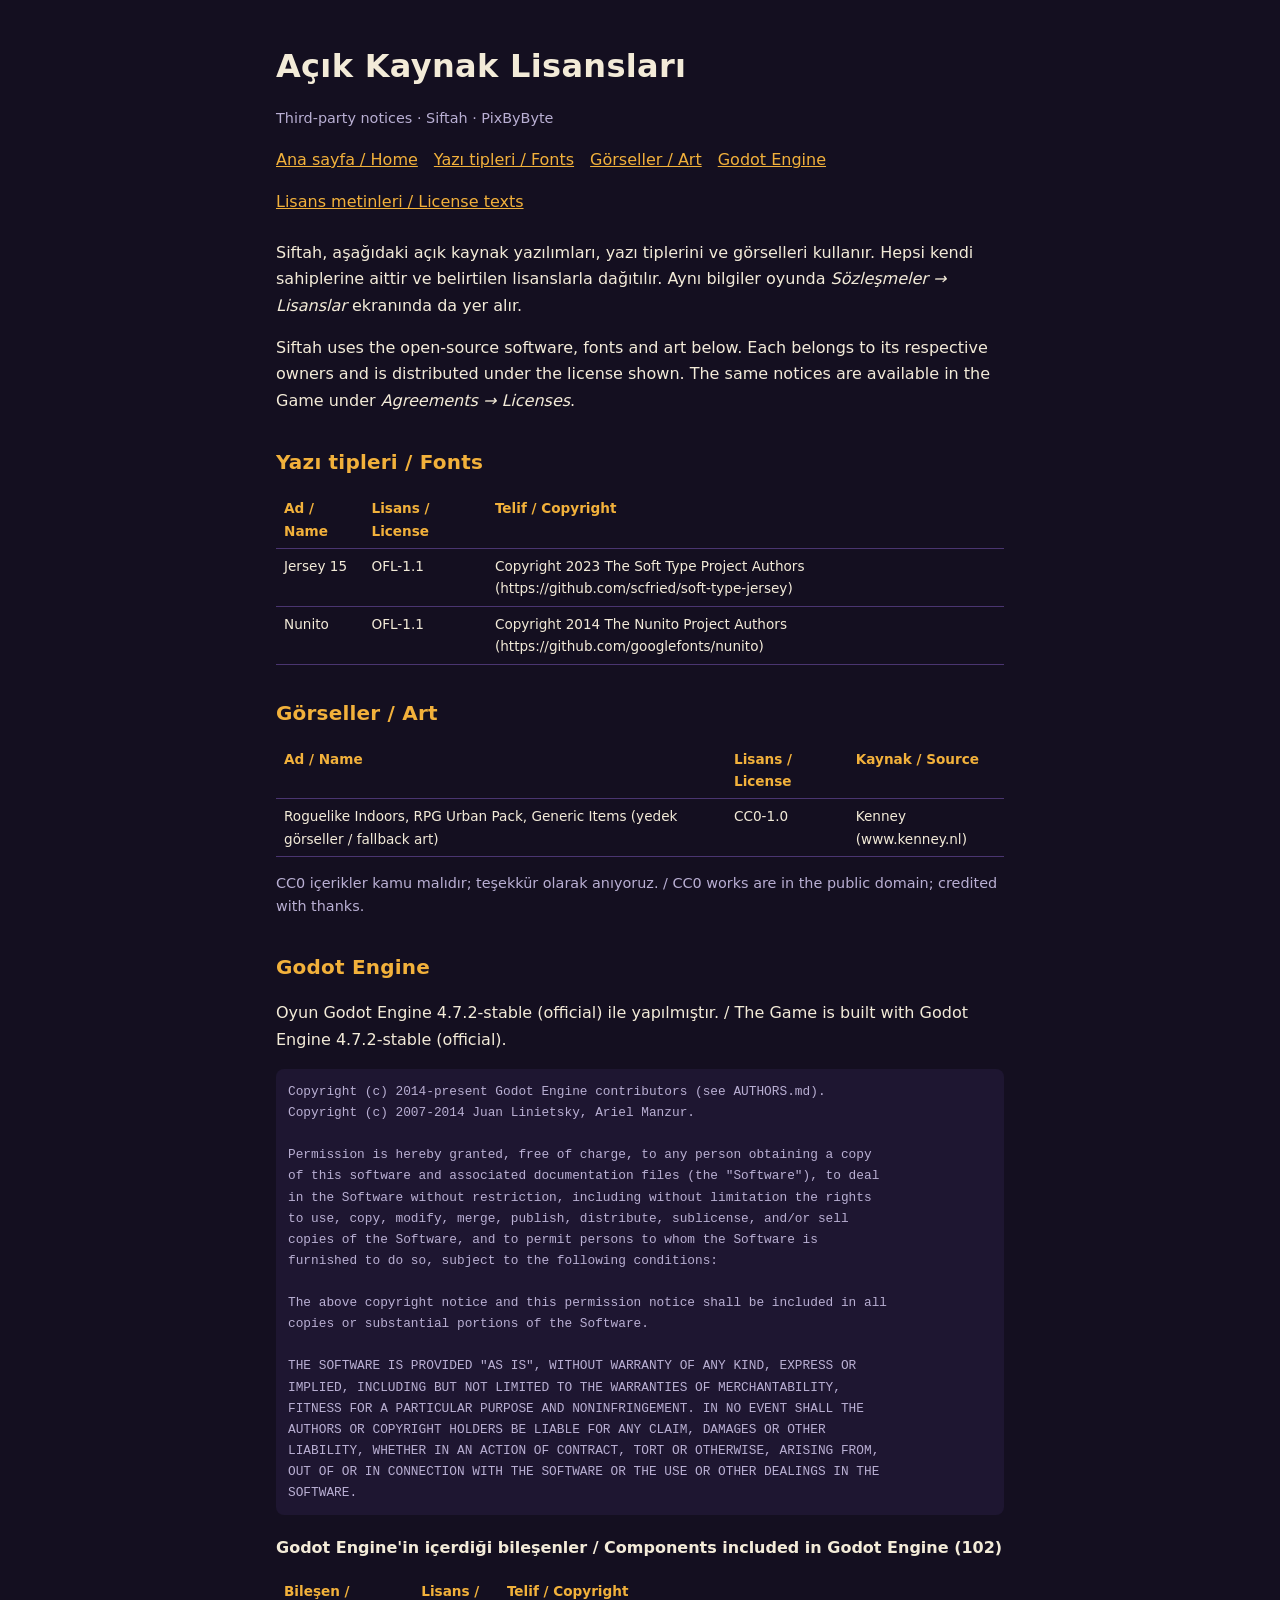
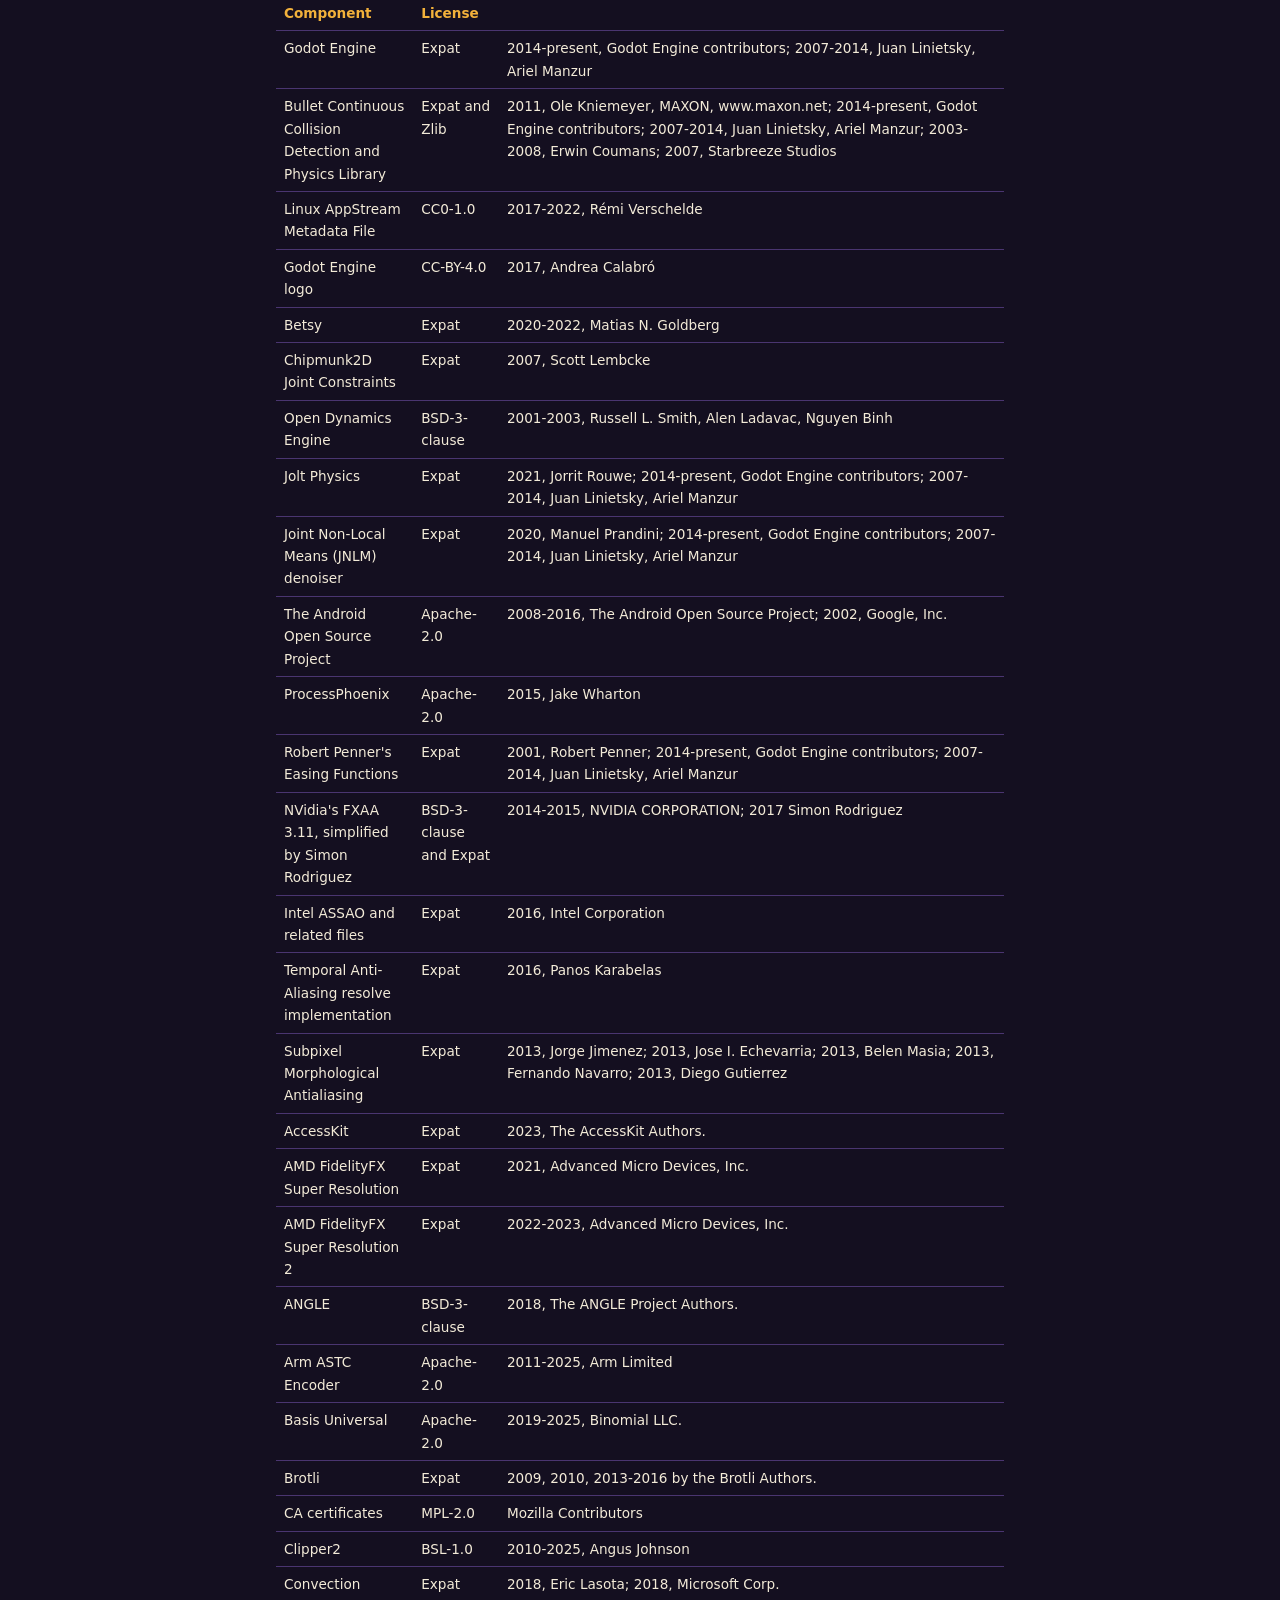
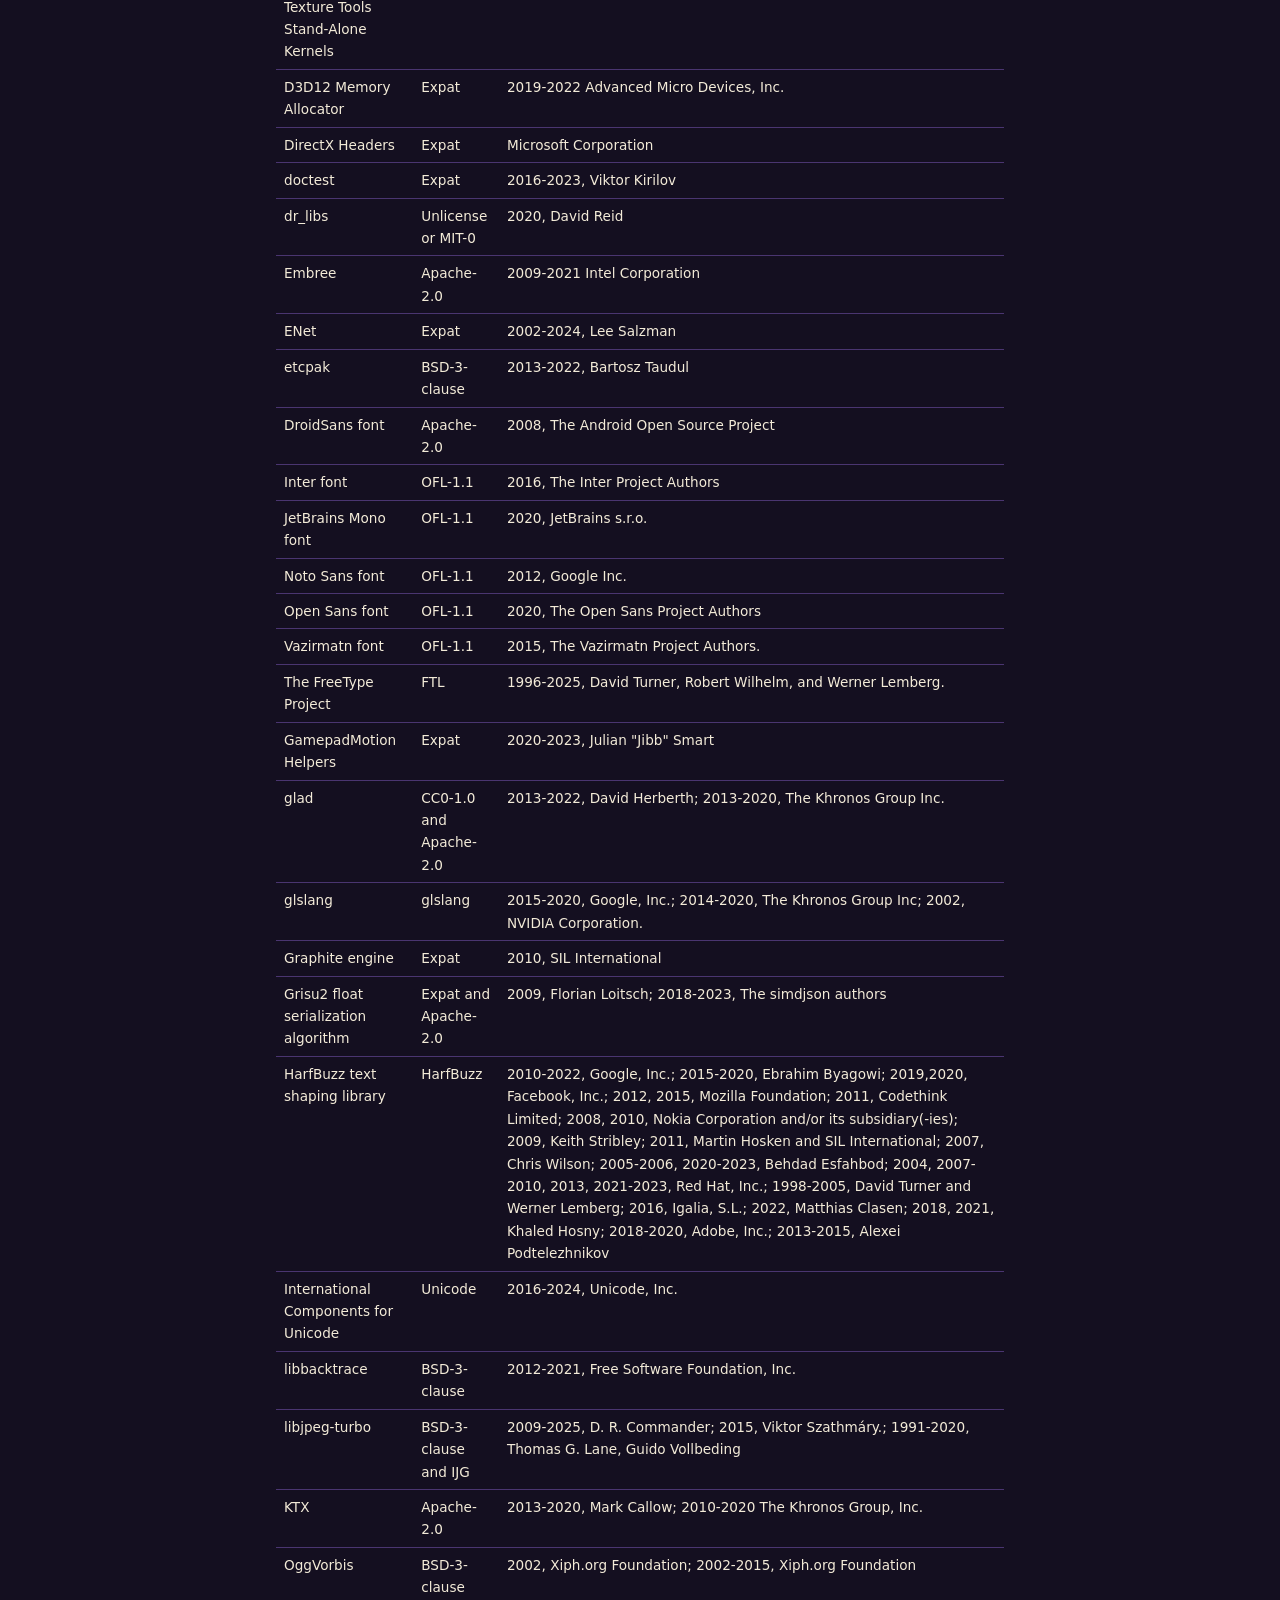
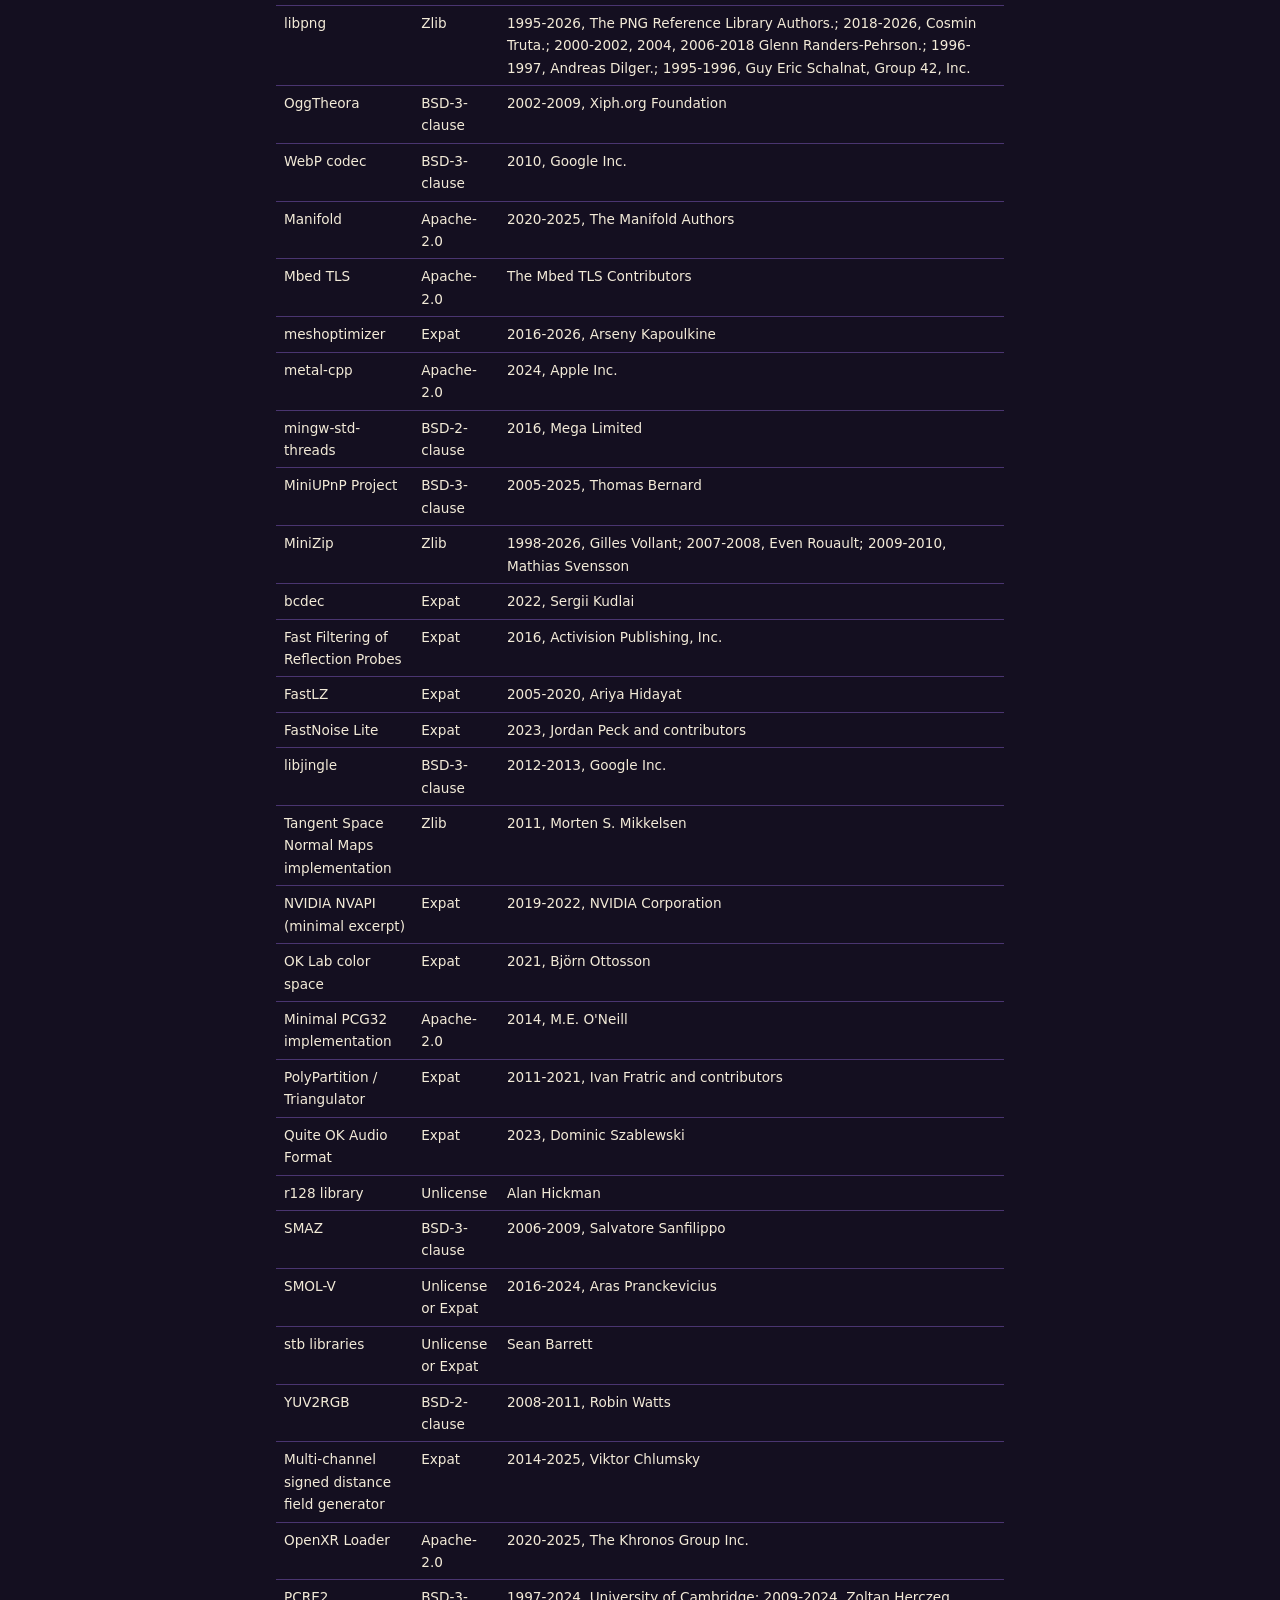
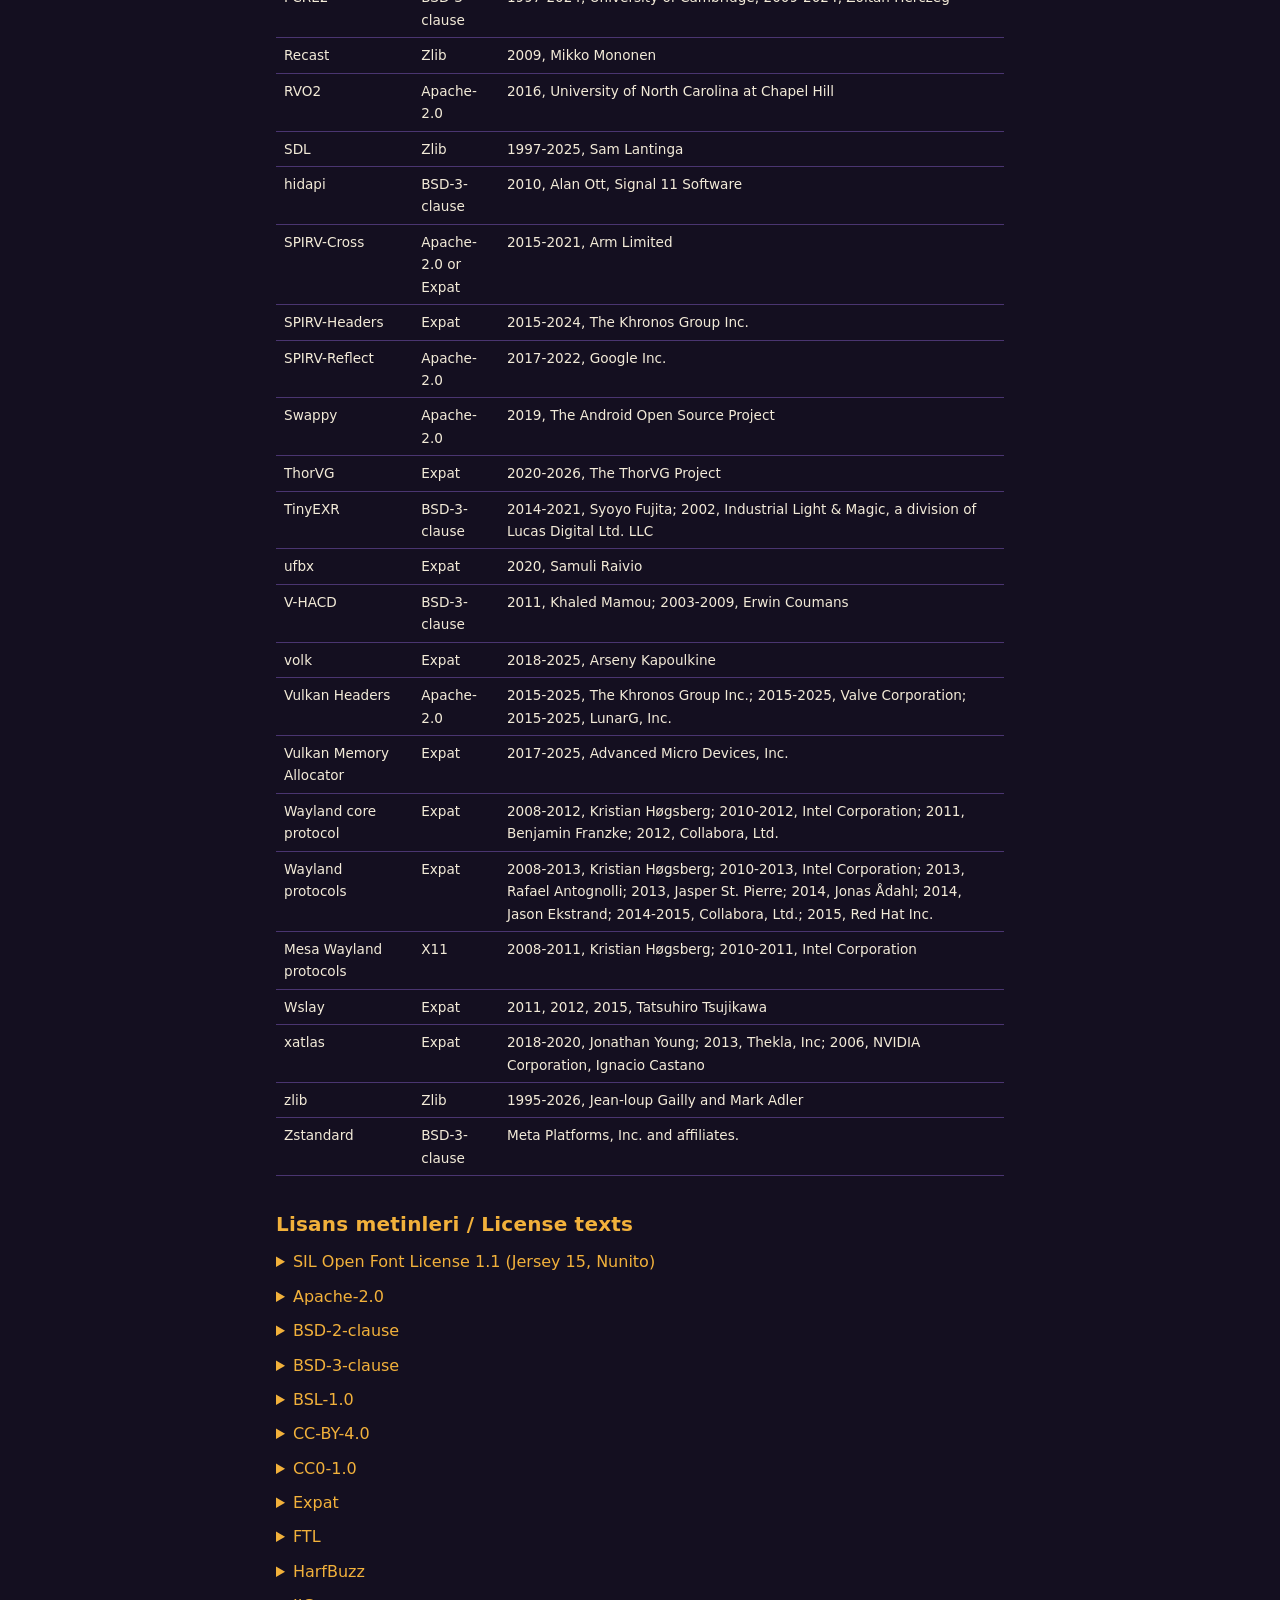
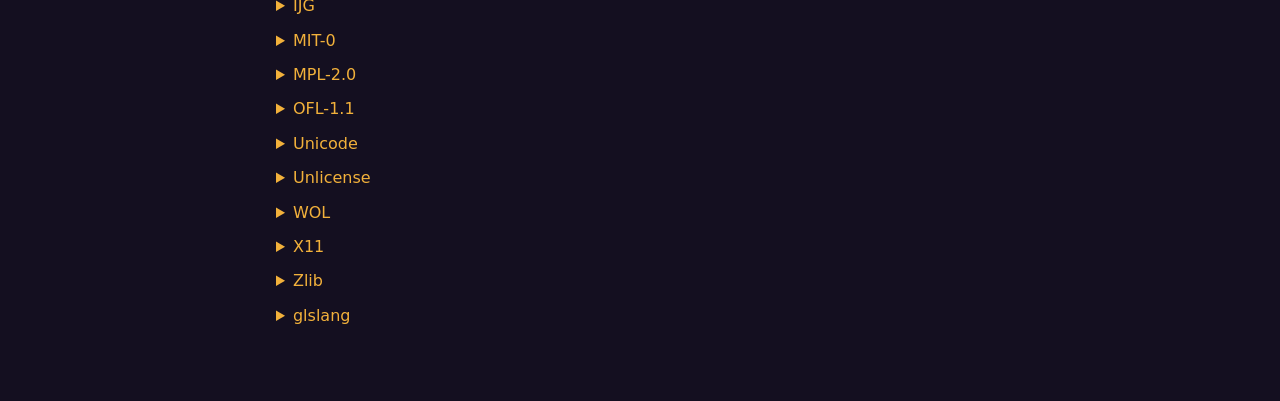
<file: eticaret/licenses.html>
<!doctype html>
<html lang="tr">
<head>
<meta charset="utf-8">
<meta name="viewport" content="width=device-width, initial-scale=1">
<title>Açık Kaynak Lisansları — Siftah</title>
<link rel="stylesheet" href="style.css">
<link rel="icon" type="image/png" href="icon.png">
<link rel="apple-touch-icon" href="icon.png">
</head>
<body>
<main>
<h1>Açık Kaynak Lisansları</h1>
<p class="muted">Third-party notices · Siftah · PixByByte</p>
<nav><a href="index.html">Ana sayfa / Home</a><a href="#fontlar">Yazı tipleri / Fonts</a><a href="#gorseller">Görseller / Art</a><a href="#godot">Godot Engine</a><a href="#metinler">Lisans metinleri / License texts</a></nav>
<p>Siftah, aşağıdaki açık kaynak yazılımları, yazı tiplerini ve görselleri kullanır. Hepsi kendi sahiplerine aittir ve belirtilen lisanslarla dağıtılır. Aynı bilgiler oyunda <em>Sözleşmeler → Lisanslar</em> ekranında da yer alır.</p>
<p>Siftah uses the open-source software, fonts and art below. Each belongs to its respective owners and is distributed under the license shown. The same notices are available in the Game under <em>Agreements → Licenses</em>.</p>

<h2 id="fontlar">Yazı tipleri / Fonts</h2>
<div class="table"><table>
<tr><th>Ad / Name</th><th>Lisans / License</th><th>Telif / Copyright</th></tr>
<tr><td>Jersey 15</td><td>OFL-1.1</td><td>Copyright 2023 The Soft Type Project Authors (https://github.com/scfried/soft-type-jersey)</td></tr>
<tr><td>Nunito</td><td>OFL-1.1</td><td>Copyright 2014 The Nunito Project Authors (https://github.com/googlefonts/nunito)</td></tr>
</table></div>

<h2 id="gorseller">Görseller / Art</h2>
<div class="table"><table>
<tr><th>Ad / Name</th><th>Lisans / License</th><th>Kaynak / Source</th></tr>
<tr><td>Roguelike Indoors, RPG Urban Pack, Generic Items (yedek görseller / fallback art)</td><td>CC0-1.0</td><td>Kenney (www.kenney.nl)</td></tr>
</table></div>
<p class="muted">CC0 içerikler kamu malıdır; teşekkür olarak anıyoruz. / CC0 works are in the public domain; credited with thanks.</p>

<h2 id="godot">Godot Engine</h2>
<p>Oyun Godot Engine 4.7.2-stable (official) ile yapılmıştır. / The Game is built with Godot Engine 4.7.2-stable (official).</p>
<pre>Copyright (c) 2014-present Godot Engine contributors (see AUTHORS.md).
Copyright (c) 2007-2014 Juan Linietsky, Ariel Manzur.

Permission is hereby granted, free of charge, to any person obtaining a copy
of this software and associated documentation files (the "Software"), to deal
in the Software without restriction, including without limitation the rights
to use, copy, modify, merge, publish, distribute, sublicense, and/or sell
copies of the Software, and to permit persons to whom the Software is
furnished to do so, subject to the following conditions:

The above copyright notice and this permission notice shall be included in all
copies or substantial portions of the Software.

THE SOFTWARE IS PROVIDED "AS IS", WITHOUT WARRANTY OF ANY KIND, EXPRESS OR
IMPLIED, INCLUDING BUT NOT LIMITED TO THE WARRANTIES OF MERCHANTABILITY,
FITNESS FOR A PARTICULAR PURPOSE AND NONINFRINGEMENT. IN NO EVENT SHALL THE
AUTHORS OR COPYRIGHT HOLDERS BE LIABLE FOR ANY CLAIM, DAMAGES OR OTHER
LIABILITY, WHETHER IN AN ACTION OF CONTRACT, TORT OR OTHERWISE, ARISING FROM,
OUT OF OR IN CONNECTION WITH THE SOFTWARE OR THE USE OR OTHER DEALINGS IN THE
SOFTWARE.
</pre>
<h3>Godot Engine'in içerdiği bileşenler / Components included in Godot Engine (102)</h3>
<div class="table"><table>
<tr><th>Bileşen / Component</th><th>Lisans / License</th><th>Telif / Copyright</th></tr>
<tr><td>Godot Engine</td><td>Expat</td><td>2014-present, Godot Engine contributors; 2007-2014, Juan Linietsky, Ariel Manzur</td></tr>
<tr><td>Bullet Continuous Collision Detection and Physics Library</td><td>Expat and Zlib</td><td>2011, Ole Kniemeyer, MAXON, www.maxon.net; 2014-present, Godot Engine contributors; 2007-2014, Juan Linietsky, Ariel Manzur; 2003-2008, Erwin Coumans; 2007, Starbreeze Studios</td></tr>
<tr><td>Linux AppStream Metadata File</td><td>CC0-1.0</td><td>2017-2022, Rémi Verschelde</td></tr>
<tr><td>Godot Engine logo</td><td>CC-BY-4.0</td><td>2017, Andrea Calabró</td></tr>
<tr><td>Betsy</td><td>Expat</td><td>2020-2022, Matias N. Goldberg</td></tr>
<tr><td>Chipmunk2D Joint Constraints</td><td>Expat</td><td>2007, Scott Lembcke</td></tr>
<tr><td>Open Dynamics Engine</td><td>BSD-3-clause</td><td>2001-2003, Russell L. Smith, Alen Ladavac, Nguyen Binh</td></tr>
<tr><td>Jolt Physics</td><td>Expat</td><td>2021, Jorrit Rouwe; 2014-present, Godot Engine contributors; 2007-2014, Juan Linietsky, Ariel Manzur</td></tr>
<tr><td>Joint Non-Local Means (JNLM) denoiser</td><td>Expat</td><td>2020, Manuel Prandini; 2014-present, Godot Engine contributors; 2007-2014, Juan Linietsky, Ariel Manzur</td></tr>
<tr><td>The Android Open Source Project</td><td>Apache-2.0</td><td>2008-2016, The Android Open Source Project; 2002, Google, Inc.</td></tr>
<tr><td>ProcessPhoenix</td><td>Apache-2.0</td><td>2015, Jake Wharton</td></tr>
<tr><td>Robert Penner's Easing Functions</td><td>Expat</td><td>2001, Robert Penner; 2014-present, Godot Engine contributors; 2007-2014, Juan Linietsky, Ariel Manzur</td></tr>
<tr><td>NVidia's FXAA 3.11, simplified by Simon Rodriguez</td><td>BSD-3-clause and Expat</td><td>2014-2015, NVIDIA CORPORATION; 2017 Simon Rodriguez</td></tr>
<tr><td>Intel ASSAO and related files</td><td>Expat</td><td>2016, Intel Corporation</td></tr>
<tr><td>Temporal Anti-Aliasing resolve implementation</td><td>Expat</td><td>2016, Panos Karabelas</td></tr>
<tr><td>Subpixel Morphological Antialiasing</td><td>Expat</td><td>2013, Jorge Jimenez; 2013, Jose I. Echevarria; 2013, Belen Masia; 2013, Fernando Navarro; 2013, Diego Gutierrez</td></tr>
<tr><td>AccessKit</td><td>Expat</td><td>2023, The AccessKit Authors.</td></tr>
<tr><td>AMD FidelityFX Super Resolution</td><td>Expat</td><td>2021, Advanced Micro Devices, Inc.</td></tr>
<tr><td>AMD FidelityFX Super Resolution 2</td><td>Expat</td><td>2022-2023, Advanced Micro Devices, Inc.</td></tr>
<tr><td>ANGLE</td><td>BSD-3-clause</td><td>2018, The ANGLE Project Authors.</td></tr>
<tr><td>Arm ASTC Encoder</td><td>Apache-2.0</td><td>2011-2025, Arm Limited</td></tr>
<tr><td>Basis Universal</td><td>Apache-2.0</td><td>2019-2025, Binomial LLC.</td></tr>
<tr><td>Brotli</td><td>Expat</td><td>2009, 2010, 2013-2016 by the Brotli Authors.</td></tr>
<tr><td>CA certificates</td><td>MPL-2.0</td><td>Mozilla Contributors</td></tr>
<tr><td>Clipper2</td><td>BSL-1.0</td><td>2010-2025, Angus Johnson</td></tr>
<tr><td>Convection Texture Tools Stand-Alone Kernels</td><td>Expat</td><td>2018, Eric Lasota; 2018, Microsoft Corp.</td></tr>
<tr><td>D3D12 Memory Allocator</td><td>Expat</td><td>2019-2022 Advanced Micro Devices, Inc.</td></tr>
<tr><td>DirectX Headers</td><td>Expat</td><td>Microsoft Corporation</td></tr>
<tr><td>doctest</td><td>Expat</td><td>2016-2023, Viktor Kirilov</td></tr>
<tr><td>dr_libs</td><td>Unlicense or MIT-0</td><td>2020, David Reid</td></tr>
<tr><td>Embree</td><td>Apache-2.0</td><td>2009-2021 Intel Corporation</td></tr>
<tr><td>ENet</td><td>Expat</td><td>2002-2024, Lee Salzman</td></tr>
<tr><td>etcpak</td><td>BSD-3-clause</td><td>2013-2022, Bartosz Taudul</td></tr>
<tr><td>DroidSans font</td><td>Apache-2.0</td><td>2008, The Android Open Source Project</td></tr>
<tr><td>Inter font</td><td>OFL-1.1</td><td>2016, The Inter Project Authors</td></tr>
<tr><td>JetBrains Mono font</td><td>OFL-1.1</td><td>2020, JetBrains s.r.o.</td></tr>
<tr><td>Noto Sans font</td><td>OFL-1.1</td><td>2012, Google Inc.</td></tr>
<tr><td>Open Sans font</td><td>OFL-1.1</td><td>2020, The Open Sans Project Authors</td></tr>
<tr><td>Vazirmatn font</td><td>OFL-1.1</td><td>2015, The Vazirmatn Project Authors.</td></tr>
<tr><td>The FreeType Project</td><td>FTL</td><td>1996-2025, David Turner, Robert Wilhelm, and Werner Lemberg.</td></tr>
<tr><td>GamepadMotionHelpers</td><td>Expat</td><td>2020-2023, Julian "Jibb" Smart</td></tr>
<tr><td>glad</td><td>CC0-1.0 and Apache-2.0</td><td>2013-2022, David Herberth; 2013-2020, The Khronos Group Inc.</td></tr>
<tr><td>glslang</td><td>glslang</td><td>2015-2020, Google, Inc.; 2014-2020, The Khronos Group Inc; 2002, NVIDIA Corporation.</td></tr>
<tr><td>Graphite engine</td><td>Expat</td><td>2010, SIL International</td></tr>
<tr><td>Grisu2 float serialization algorithm</td><td>Expat and Apache-2.0</td><td>2009, Florian Loitsch; 2018-2023, The simdjson authors</td></tr>
<tr><td>HarfBuzz text shaping library</td><td>HarfBuzz</td><td>2010-2022, Google, Inc.; 2015-2020, Ebrahim Byagowi; 2019,2020, Facebook, Inc.; 2012, 2015, Mozilla Foundation; 2011, Codethink Limited; 2008, 2010, Nokia Corporation and/or its subsidiary(-ies); 2009, Keith Stribley; 2011, Martin Hosken and SIL International; 2007, Chris Wilson; 2005-2006, 2020-2023, Behdad Esfahbod; 2004, 2007-2010, 2013, 2021-2023, Red Hat, Inc.; 1998-2005, David Turner and Werner Lemberg; 2016, Igalia, S.L.; 2022, Matthias Clasen; 2018, 2021, Khaled Hosny; 2018-2020, Adobe, Inc.; 2013-2015, Alexei Podtelezhnikov</td></tr>
<tr><td>International Components for Unicode</td><td>Unicode</td><td>2016-2024, Unicode, Inc.</td></tr>
<tr><td>libbacktrace</td><td>BSD-3-clause</td><td>2012-2021, Free Software Foundation, Inc.</td></tr>
<tr><td>libjpeg-turbo</td><td>BSD-3-clause and IJG</td><td>2009-2025, D. R. Commander; 2015, Viktor Szathmáry.; 1991-2020, Thomas G. Lane, Guido Vollbeding</td></tr>
<tr><td>KTX</td><td>Apache-2.0</td><td>2013-2020, Mark Callow; 2010-2020 The Khronos Group, Inc.</td></tr>
<tr><td>OggVorbis</td><td>BSD-3-clause</td><td>2002, Xiph.org Foundation; 2002-2015, Xiph.org Foundation</td></tr>
<tr><td>libpng</td><td>Zlib</td><td>1995-2026, The PNG Reference Library Authors.; 2018-2026, Cosmin Truta.; 2000-2002, 2004, 2006-2018 Glenn Randers-Pehrson.; 1996-1997, Andreas Dilger.; 1995-1996, Guy Eric Schalnat, Group 42, Inc.</td></tr>
<tr><td>OggTheora</td><td>BSD-3-clause</td><td>2002-2009, Xiph.org Foundation</td></tr>
<tr><td>WebP codec</td><td>BSD-3-clause</td><td>2010, Google Inc.</td></tr>
<tr><td>Manifold</td><td>Apache-2.0</td><td>2020-2025, The Manifold Authors</td></tr>
<tr><td>Mbed TLS</td><td>Apache-2.0</td><td>The Mbed TLS Contributors</td></tr>
<tr><td>meshoptimizer</td><td>Expat</td><td>2016-2026, Arseny Kapoulkine</td></tr>
<tr><td>metal-cpp</td><td>Apache-2.0</td><td>2024, Apple Inc.</td></tr>
<tr><td>mingw-std-threads</td><td>BSD-2-clause</td><td>2016, Mega Limited</td></tr>
<tr><td>MiniUPnP Project</td><td>BSD-3-clause</td><td>2005-2025, Thomas Bernard</td></tr>
<tr><td>MiniZip</td><td>Zlib</td><td>1998-2026, Gilles Vollant; 2007-2008, Even Rouault; 2009-2010, Mathias Svensson</td></tr>
<tr><td>bcdec</td><td>Expat</td><td>2022, Sergii Kudlai</td></tr>
<tr><td>Fast Filtering of Reflection Probes</td><td>Expat</td><td>2016, Activision Publishing, Inc.</td></tr>
<tr><td>FastLZ</td><td>Expat</td><td>2005-2020, Ariya Hidayat</td></tr>
<tr><td>FastNoise Lite</td><td>Expat</td><td>2023, Jordan Peck and contributors</td></tr>
<tr><td>libjingle</td><td>BSD-3-clause</td><td>2012-2013, Google Inc.</td></tr>
<tr><td>Tangent Space Normal Maps implementation</td><td>Zlib</td><td>2011, Morten S. Mikkelsen</td></tr>
<tr><td>NVIDIA NVAPI (minimal excerpt)</td><td>Expat</td><td>2019-2022, NVIDIA Corporation</td></tr>
<tr><td>OK Lab color space</td><td>Expat</td><td>2021, Björn Ottosson</td></tr>
<tr><td>Minimal PCG32 implementation</td><td>Apache-2.0</td><td>2014, M.E. O'Neill</td></tr>
<tr><td>PolyPartition / Triangulator</td><td>Expat</td><td>2011-2021, Ivan Fratric and contributors</td></tr>
<tr><td>Quite OK Audio Format</td><td>Expat</td><td>2023, Dominic Szablewski</td></tr>
<tr><td>r128 library</td><td>Unlicense</td><td>Alan Hickman</td></tr>
<tr><td>SMAZ</td><td>BSD-3-clause</td><td>2006-2009, Salvatore Sanfilippo</td></tr>
<tr><td>SMOL-V</td><td>Unlicense or Expat</td><td>2016-2024, Aras Pranckevicius</td></tr>
<tr><td>stb libraries</td><td>Unlicense or Expat</td><td>Sean Barrett</td></tr>
<tr><td>YUV2RGB</td><td>BSD-2-clause</td><td>2008-2011, Robin Watts</td></tr>
<tr><td>Multi-channel signed distance field generator</td><td>Expat</td><td>2014-2025, Viktor Chlumsky</td></tr>
<tr><td>OpenXR Loader</td><td>Apache-2.0</td><td>2020-2025, The Khronos Group Inc.</td></tr>
<tr><td>PCRE2</td><td>BSD-3-clause</td><td>1997-2024, University of Cambridge; 2009-2024, Zoltan Herczeg</td></tr>
<tr><td>Recast</td><td>Zlib</td><td>2009, Mikko Mononen</td></tr>
<tr><td>RVO2</td><td>Apache-2.0</td><td>2016, University of North Carolina at Chapel Hill</td></tr>
<tr><td>SDL</td><td>Zlib</td><td>1997-2025, Sam Lantinga</td></tr>
<tr><td>hidapi</td><td>BSD-3-clause</td><td>2010, Alan Ott, Signal 11 Software</td></tr>
<tr><td>SPIRV-Cross</td><td>Apache-2.0 or Expat</td><td>2015-2021, Arm Limited</td></tr>
<tr><td>SPIRV-Headers</td><td>Expat</td><td>2015-2024, The Khronos Group Inc.</td></tr>
<tr><td>SPIRV-Reflect</td><td>Apache-2.0</td><td>2017-2022, Google Inc.</td></tr>
<tr><td>Swappy</td><td>Apache-2.0</td><td>2019, The Android Open Source Project</td></tr>
<tr><td>ThorVG</td><td>Expat</td><td>2020-2026, The ThorVG Project</td></tr>
<tr><td>TinyEXR</td><td>BSD-3-clause</td><td>2014-2021, Syoyo Fujita; 2002, Industrial Light &amp; Magic, a division of Lucas Digital Ltd. LLC</td></tr>
<tr><td>ufbx</td><td>Expat</td><td>2020, Samuli Raivio</td></tr>
<tr><td>V-HACD</td><td>BSD-3-clause</td><td>2011, Khaled Mamou; 2003-2009, Erwin Coumans</td></tr>
<tr><td>volk</td><td>Expat</td><td>2018-2025, Arseny Kapoulkine</td></tr>
<tr><td>Vulkan Headers</td><td>Apache-2.0</td><td>2015-2025, The Khronos Group Inc.; 2015-2025, Valve Corporation; 2015-2025, LunarG, Inc.</td></tr>
<tr><td>Vulkan Memory Allocator</td><td>Expat</td><td>2017-2025, Advanced Micro Devices, Inc.</td></tr>
<tr><td>Wayland core protocol</td><td>Expat</td><td>2008-2012, Kristian Høgsberg; 2010-2012, Intel Corporation; 2011, Benjamin Franzke; 2012, Collabora, Ltd.</td></tr>
<tr><td>Wayland protocols</td><td>Expat</td><td>2008-2013, Kristian Høgsberg; 2010-2013, Intel Corporation; 2013, Rafael Antognolli; 2013, Jasper St. Pierre; 2014, Jonas Ådahl; 2014, Jason Ekstrand; 2014-2015, Collabora, Ltd.; 2015, Red Hat Inc.</td></tr>
<tr><td>Mesa Wayland protocols</td><td>X11</td><td>2008-2011, Kristian Høgsberg; 2010-2011, Intel Corporation</td></tr>
<tr><td>Wslay</td><td>Expat</td><td>2011, 2012, 2015, Tatsuhiro Tsujikawa</td></tr>
<tr><td>xatlas</td><td>Expat</td><td>2018-2020, Jonathan Young; 2013, Thekla, Inc; 2006, NVIDIA Corporation, Ignacio Castano</td></tr>
<tr><td>zlib</td><td>Zlib</td><td>1995-2026, Jean-loup Gailly and Mark Adler</td></tr>
<tr><td>Zstandard</td><td>BSD-3-clause</td><td>Meta Platforms, Inc. and affiliates.</td></tr>
</table></div>

<h2 id="metinler">Lisans metinleri / License texts</h2>
<details><summary>SIL Open Font License 1.1 (Jersey 15, Nunito)</summary><pre>Copyright 2014 The Nunito Project Authors (https://github.com/googlefonts/nunito)

This Font Software is licensed under the SIL Open Font License, Version 1.1.
This license is copied below, and is also available with a FAQ at:
http://scripts.sil.org/OFL


-----------------------------------------------------------
SIL OPEN FONT LICENSE Version 1.1 - 26 February 2007
-----------------------------------------------------------

PREAMBLE
The goals of the Open Font License (OFL) are to stimulate worldwide
development of collaborative font projects, to support the font creation
efforts of academic and linguistic communities, and to provide a free and
open framework in which fonts may be shared and improved in partnership
with others.

The OFL allows the licensed fonts to be used, studied, modified and
redistributed freely as long as they are not sold by themselves. The
fonts, including any derivative works, can be bundled, embedded, 
redistributed and/or sold with any software provided that any reserved
names are not used by derivative works. The fonts and derivatives,
however, cannot be released under any other type of license. The
requirement for fonts to remain under this license does not apply
to any document created using the fonts or their derivatives.

DEFINITIONS
"Font Software" refers to the set of files released by the Copyright
Holder(s) under this license and clearly marked as such. This may
include source files, build scripts and documentation.

"Reserved Font Name" refers to any names specified as such after the
copyright statement(s).

"Original Version" refers to the collection of Font Software components as
distributed by the Copyright Holder(s).

"Modified Version" refers to any derivative made by adding to, deleting,
or substituting -- in part or in whole -- any of the components of the
Original Version, by changing formats or by porting the Font Software to a
new environment.

"Author" refers to any designer, engineer, programmer, technical
writer or other person who contributed to the Font Software.

PERMISSION &amp; CONDITIONS
Permission is hereby granted, free of charge, to any person obtaining
a copy of the Font Software, to use, study, copy, merge, embed, modify,
redistribute, and sell modified and unmodified copies of the Font
Software, subject to the following conditions:

1) Neither the Font Software nor any of its individual components,
in Original or Modified Versions, may be sold by itself.

2) Original or Modified Versions of the Font Software may be bundled,
redistributed and/or sold with any software, provided that each copy
contains the above copyright notice and this license. These can be
included either as stand-alone text files, human-readable headers or
in the appropriate machine-readable metadata fields within text or
binary files as long as those fields can be easily viewed by the user.

3) No Modified Version of the Font Software may use the Reserved Font
Name(s) unless explicit written permission is granted by the corresponding
Copyright Holder. This restriction only applies to the primary font name as
presented to the users.

4) The name(s) of the Copyright Holder(s) or the Author(s) of the Font
Software shall not be used to promote, endorse or advertise any
Modified Version, except to acknowledge the contribution(s) of the
Copyright Holder(s) and the Author(s) or with their explicit written
permission.

5) The Font Software, modified or unmodified, in part or in whole,
must be distributed entirely under this license, and must not be
distributed under any other license. The requirement for fonts to
remain under this license does not apply to any document created
using the Font Software.

TERMINATION
This license becomes null and void if any of the above conditions are
not met.

DISCLAIMER
THE FONT SOFTWARE IS PROVIDED "AS IS", WITHOUT WARRANTY OF ANY KIND,
EXPRESS OR IMPLIED, INCLUDING BUT NOT LIMITED TO ANY WARRANTIES OF
MERCHANTABILITY, FITNESS FOR A PARTICULAR PURPOSE AND NONINFRINGEMENT
OF COPYRIGHT, PATENT, TRADEMARK, OR OTHER RIGHT. IN NO EVENT SHALL THE
COPYRIGHT HOLDER BE LIABLE FOR ANY CLAIM, DAMAGES OR OTHER LIABILITY,
INCLUDING ANY GENERAL, SPECIAL, INDIRECT, INCIDENTAL, OR CONSEQUENTIAL
DAMAGES, WHETHER IN AN ACTION OF CONTRACT, TORT OR OTHERWISE, ARISING
FROM, OUT OF THE USE OR INABILITY TO USE THE FONT SOFTWARE OR FROM
OTHER DEALINGS IN THE FONT SOFTWARE.
</pre></details>
<details><summary>Apache-2.0</summary><pre>Apache License
Version 2.0, January 2004
http://www.apache.org/licenses/

TERMS AND CONDITIONS FOR USE, REPRODUCTION, AND DISTRIBUTION

1. Definitions.

"License" shall mean the terms and conditions for use, reproduction,
and distribution as defined by Sections 1 through 9 of this document.

"Licensor" shall mean the copyright owner or entity authorized by
the copyright owner that is granting the License.

"Legal Entity" shall mean the union of the acting entity and all
other entities that control, are controlled by, or are under common
control with that entity. For the purposes of this definition,
"control" means (i) the power, direct or indirect, to cause the
direction or management of such entity, whether by contract or
otherwise, or (ii) ownership of fifty percent (50%) or more of the
outstanding shares, or (iii) beneficial ownership of such entity.

"You" (or "Your") shall mean an individual or Legal Entity
exercising permissions granted by this License.

"Source" form shall mean the preferred form for making modifications,
including but not limited to software source code, documentation
source, and configuration files.

"Object" form shall mean any form resulting from mechanical
transformation or translation of a Source form, including but
not limited to compiled object code, generated documentation,
and conversions to other media types.

"Work" shall mean the work of authorship, whether in Source or
Object form, made available under the License, as indicated by a
copyright notice that is included in or attached to the work
(an example is provided in the Appendix below).

"Derivative Works" shall mean any work, whether in Source or Object
form, that is based on (or derived from) the Work and for which the
editorial revisions, annotations, elaborations, or other modifications
represent, as a whole, an original work of authorship. For the purposes
of this License, Derivative Works shall not include works that remain
separable from, or merely link (or bind by name) to the interfaces of,
the Work and Derivative Works thereof.

"Contribution" shall mean any work of authorship, including
the original version of the Work and any modifications or additions
to that Work or Derivative Works thereof, that is intentionally
submitted to Licensor for inclusion in the Work by the copyright owner
or by an individual or Legal Entity authorized to submit on behalf of
the copyright owner. For the purposes of this definition, "submitted"
means any form of electronic, verbal, or written communication sent
to the Licensor or its representatives, including but not limited to
communication on electronic mailing lists, source code control systems,
and issue tracking systems that are managed by, or on behalf of, the
Licensor for the purpose of discussing and improving the Work, but
excluding communication that is conspicuously marked or otherwise
designated in writing by the copyright owner as "Not a Contribution."

"Contributor" shall mean Licensor and any individual or Legal Entity
on behalf of whom a Contribution has been received by Licensor and
subsequently incorporated within the Work.

2. Grant of Copyright License. Subject to the terms and conditions of
this License, each Contributor hereby grants to You a perpetual,
worldwide, non-exclusive, no-charge, royalty-free, irrevocable
copyright license to reproduce, prepare Derivative Works of,
publicly display, publicly perform, sublicense, and distribute the
Work and such Derivative Works in Source or Object form.

3. Grant of Patent License. Subject to the terms and conditions of
this License, each Contributor hereby grants to You a perpetual,
worldwide, non-exclusive, no-charge, royalty-free, irrevocable
(except as stated in this section) patent license to make, have made,
use, offer to sell, sell, import, and otherwise transfer the Work,
where such license applies only to those patent claims licensable
by such Contributor that are necessarily infringed by their
Contribution(s) alone or by combination of their Contribution(s)
with the Work to which such Contribution(s) was submitted. If You
institute patent litigation against any entity (including a
cross-claim or counterclaim in a lawsuit) alleging that the Work
or a Contribution incorporated within the Work constitutes direct
or contributory patent infringement, then any patent licenses
granted to You under this License for that Work shall terminate
as of the date such litigation is filed.

4. Redistribution. You may reproduce and distribute copies of the
Work or Derivative Works thereof in any medium, with or without
modifications, and in Source or Object form, provided that You
meet the following conditions:

(a) You must give any other recipients of the Work or
Derivative Works a copy of this License; and

(b) You must cause any modified files to carry prominent notices
stating that You changed the files; and

(c) You must retain, in the Source form of any Derivative Works
that You distribute, all copyright, patent, trademark, and
attribution notices from the Source form of the Work,
excluding those notices that do not pertain to any part of
the Derivative Works; and

(d) If the Work includes a "NOTICE" text file as part of its
distribution, then any Derivative Works that You distribute must
include a readable copy of the attribution notices contained
within such NOTICE file, excluding those notices that do not
pertain to any part of the Derivative Works, in at least one
of the following places: within a NOTICE text file distributed
as part of the Derivative Works; within the Source form or
documentation, if provided along with the Derivative Works; or,
within a display generated by the Derivative Works, if and
wherever such third-party notices normally appear. The contents
of the NOTICE file are for informational purposes only and
do not modify the License. You may add Your own attribution
notices within Derivative Works that You distribute, alongside
or as an addendum to the NOTICE text from the Work, provided
that such additional attribution notices cannot be construed
as modifying the License.

You may add Your own copyright statement to Your modifications and
may provide additional or different license terms and conditions
for use, reproduction, or distribution of Your modifications, or
for any such Derivative Works as a whole, provided Your use,
reproduction, and distribution of the Work otherwise complies with
the conditions stated in this License.

5. Submission of Contributions. Unless You explicitly state otherwise,
any Contribution intentionally submitted for inclusion in the Work
by You to the Licensor shall be under the terms and conditions of
this License, without any additional terms or conditions.
Notwithstanding the above, nothing herein shall supersede or modify
the terms of any separate license agreement you may have executed
with Licensor regarding such Contributions.

6. Trademarks. This License does not grant permission to use the trade
names, trademarks, service marks, or product names of the Licensor,
except as required for reasonable and customary use in describing the
origin of the Work and reproducing the content of the NOTICE file.

7. Disclaimer of Warranty. Unless required by applicable law or
agreed to in writing, Licensor provides the Work (and each
Contributor provides its Contributions) on an "AS IS" BASIS,
WITHOUT WARRANTIES OR CONDITIONS OF ANY KIND, either express or
implied, including, without limitation, any warranties or conditions
of TITLE, NON-INFRINGEMENT, MERCHANTABILITY, or FITNESS FOR A
PARTICULAR PURPOSE. You are solely responsible for determining the
appropriateness of using or redistributing the Work and assume any
risks associated with Your exercise of permissions under this License.

8. Limitation of Liability. In no event and under no legal theory,
whether in tort (including negligence), contract, or otherwise,
unless required by applicable law (such as deliberate and grossly
negligent acts) or agreed to in writing, shall any Contributor be
liable to You for damages, including any direct, indirect, special,
incidental, or consequential damages of any character arising as a
result of this License or out of the use or inability to use the
Work (including but not limited to damages for loss of goodwill,
work stoppage, computer failure or malfunction, or any and all
other commercial damages or losses), even if such Contributor
has been advised of the possibility of such damages.

9. Accepting Warranty or Additional Liability. While redistributing
the Work or Derivative Works thereof, You may choose to offer,
and charge a fee for, acceptance of support, warranty, indemnity,
or other liability obligations and/or rights consistent with this
License. However, in accepting such obligations, You may act only
on Your own behalf and on Your sole responsibility, not on behalf
of any other Contributor, and only if You agree to indemnify,
defend, and hold each Contributor harmless for any liability
incurred by, or claims asserted against, such Contributor by reason
of your accepting any such warranty or additional liability.

END OF TERMS AND CONDITIONS

APPENDIX: How to apply the Apache License to your work.

To apply the Apache License to your work, attach the following
boilerplate notice, with the fields enclosed by brackets "[]"
replaced with your own identifying information. (Don't include
the brackets!)  The text should be enclosed in the appropriate
comment syntax for the file format. We also recommend that a
file or class name and description of purpose be included on the
same "printed page" as the copyright notice for easier
identification within third-party archives.

Copyright [yyyy] [name of copyright owner]

Licensed under the Apache License, Version 2.0 (the "License");
you may not use this file except in compliance with the License.
You may obtain a copy of the License at

http://www.apache.org/licenses/LICENSE-2.0

Unless required by applicable law or agreed to in writing, software
distributed under the License is distributed on an "AS IS" BASIS,
WITHOUT WARRANTIES OR CONDITIONS OF ANY KIND, either express or implied.
See the License for the specific language governing permissions and
limitations under the License.
</pre></details>
<details><summary>BSD-2-clause</summary><pre>Redistribution and use in source and binary forms, with or without
modification, are permitted provided that the following conditions are met:

* Redistributions of source code must retain the above copyright notice, this
list of conditions and the following disclaimer.

* Redistributions in binary form must reproduce the above copyright notice,
this list of conditions and the following disclaimer in the documentation
and/or other materials provided with the distribution.

THIS SOFTWARE IS PROVIDED BY THE COPYRIGHT HOLDERS AND CONTRIBUTORS "AS IS" AND
ANY EXPRESS OR IMPLIED WARRANTIES, INCLUDING, BUT NOT LIMITED TO, THE IMPLIED
WARRANTIES OF MERCHANTABILITY AND FITNESS FOR A PARTICULAR PURPOSE ARE
DISCLAIMED. IN NO EVENT SHALL THE COPYRIGHT HOLDER OR CONTRIBUTORS BE LIABLE
FOR ANY DIRECT, INDIRECT, INCIDENTAL, SPECIAL, EXEMPLARY, OR CONSEQUENTIAL
DAMAGES (INCLUDING, BUT NOT LIMITED TO, PROCUREMENT OF SUBSTITUTE GOODS OR
SERVICES; LOSS OF USE, DATA, OR PROFITS; OR BUSINESS INTERRUPTION) HOWEVER
CAUSED AND ON ANY THEORY OF LIABILITY, WHETHER IN CONTRACT, STRICT LIABILITY,
OR TORT (INCLUDING NEGLIGENCE OR OTHERWISE) ARISING IN ANY WAY OUT OF THE USE
OF THIS SOFTWARE, EVEN IF ADVISED OF THE POSSIBILITY OF SUCH DAMAGE.
</pre></details>
<details><summary>BSD-3-clause</summary><pre>Redistribution and use in source and binary forms, with or without
modification, are permitted provided that the following conditions
are met:

1. Redistributions of source code must retain the above copyright
notice, this list of conditions and the following disclaimer.

2. Redistributions in binary form must reproduce the above copyright
notice, this list of conditions and the following disclaimer in the
documentation and/or other materials provided with the distribution.

3. Neither the name of the copyright holder nor the names of its
contributors may be used to endorse or promote products derived from
this software without specific prior written permission.

THIS SOFTWARE IS PROVIDED BY THE REGENTS AND CONTRIBUTORS ``AS IS'' AND
ANY EXPRESS OR IMPLIED WARRANTIES, INCLUDING, BUT NOT LIMITED TO, THE
IMPLIED WARRANTIES OF MERCHANTABILITY AND FITNESS FOR A PARTICULAR PURPOSE
ARE DISCLAIMED.  IN NO EVENT SHALL THE REGENTS OR CONTRIBUTORS BE LIABLE
FOR ANY DIRECT, INDIRECT, INCIDENTAL, SPECIAL, EXEMPLARY, OR CONSEQUENTIAL
DAMAGES (INCLUDING, BUT NOT LIMITED TO, PROCUREMENT OF SUBSTITUTE GOODS
OR SERVICES; LOSS OF USE, DATA, OR PROFITS; OR BUSINESS INTERRUPTION)
HOWEVER CAUSED AND ON ANY THEORY OF LIABILITY, WHETHER IN CONTRACT, STRICT
LIABILITY, OR TORT (INCLUDING NEGLIGENCE OR OTHERWISE) ARISING IN ANY WAY
OUT OF THE USE OF THIS SOFTWARE, EVEN IF ADVISED OF THE POSSIBILITY OF
SUCH DAMAGE.
</pre></details>
<details><summary>BSL-1.0</summary><pre>Boost Software License - Version 1.0 - August 17th, 2003

Permission is hereby granted, free of charge, to any person or organization
obtaining a copy of the software and accompanying documentation covered by
this license (the "Software") to use, reproduce, display, distribute,
execute, and transmit the Software, and to prepare derivative works of the
Software, and to permit third-parties to whom the Software is furnished to
do so, all subject to the following:

The copyright notices in the Software and this entire statement, including
the above license grant, this restriction and the following disclaimer,
must be included in all copies of the Software, in whole or in part, and
all derivative works of the Software, unless such copies or derivative
works are solely in the form of machine-executable object code generated by
a source language processor.

THE SOFTWARE IS PROVIDED "AS IS", WITHOUT WARRANTY OF ANY KIND, EXPRESS OR
IMPLIED, INCLUDING BUT NOT LIMITED TO THE WARRANTIES OF MERCHANTABILITY,
FITNESS FOR A PARTICULAR PURPOSE, TITLE AND NON-INFRINGEMENT. IN NO EVENT
SHALL THE COPYRIGHT HOLDERS OR ANYONE DISTRIBUTING THE SOFTWARE BE LIABLE
FOR ANY DAMAGES OR OTHER LIABILITY, WHETHER IN CONTRACT, TORT OR OTHERWISE,
ARISING FROM, OUT OF OR IN CONNECTION WITH THE SOFTWARE OR THE USE OR OTHER
DEALINGS IN THE SOFTWARE.
</pre></details>
<details><summary>CC-BY-4.0</summary><pre>Creative Commons Attribution 4.0 International Public License

By exercising the Licensed Rights (defined below), You accept and agree
to be bound by the terms and conditions of this Creative Commons
Attribution 4.0 International Public License ("Public
License"). To the extent this Public License may be interpreted as a
contract, You are granted the Licensed Rights in consideration of Your
acceptance of these terms and conditions, and the Licensor grants You
such rights in consideration of benefits the Licensor receives from
making the Licensed Material available under these terms and
conditions.

Section 1 -- Definitions.

a. Adapted Material means material subject to Copyright and Similar
Rights that is derived from or based upon the Licensed Material
and in which the Licensed Material is translated, altered,
arranged, transformed, or otherwise modified in a manner requiring
permission under the Copyright and Similar Rights held by the
Licensor. For purposes of this Public License, where the Licensed
Material is a musical work, performance, or sound recording,
Adapted Material is always produced where the Licensed Material is
synched in timed relation with a moving image.

b. Adapter's License means the license You apply to Your Copyright
and Similar Rights in Your contributions to Adapted Material in
accordance with the terms and conditions of this Public License.

c. Copyright and Similar Rights means copyright and/or similar rights
closely related to copyright including, without limitation,
performance, broadcast, sound recording, and Sui Generis Database
Rights, without regard to how the rights are labeled or
categorized. For purposes of this Public License, the rights
specified in Section 2(b)(1)-(2) are not Copyright and Similar
Rights.

d. Effective Technological Measures means those measures that, in the
absence of proper authority, may not be circumvented under laws
fulfilling obligations under Article 11 of the WIPO Copyright
Treaty adopted on December 20, 1996, and/or similar international
agreements.

e. Exceptions and Limitations means fair use, fair dealing, and/or
any other exception or limitation to Copyright and Similar Rights
that applies to Your use of the Licensed Material.

f. Licensed Material means the artistic or literary work, database,
or other material to which the Licensor applied this Public
License.

g. Licensed Rights means the rights granted to You subject to the
terms and conditions of this Public License, which are limited to
all Copyright and Similar Rights that apply to Your use of the
Licensed Material and that the Licensor has authority to license.

h. Licensor means the individual(s) or entity(ies) granting rights
under this Public License.

i. Share means to provide material to the public by any means or
process that requires permission under the Licensed Rights, such
as reproduction, public display, public performance, distribution,
dissemination, communication, or importation, and to make material
available to the public including in ways that members of the
public may access the material from a place and at a time
individually chosen by them.

j. Sui Generis Database Rights means rights other than copyright
resulting from Directive 96/9/EC of the European Parliament and of
the Council of 11 March 1996 on the legal protection of databases,
as amended and/or succeeded, as well as other essentially
equivalent rights anywhere in the world.

k. You means the individual or entity exercising the Licensed Rights
under this Public License. Your has a corresponding meaning.

Section 2 -- Scope.

a. License grant.

1. Subject to the terms and conditions of this Public License,
the Licensor hereby grants You a worldwide, royalty-free,
non-sublicensable, non-exclusive, irrevocable license to
exercise the Licensed Rights in the Licensed Material to:

a. reproduce and Share the Licensed Material, in whole or
in part; and

b. produce, reproduce, and Share Adapted Material.

2. Exceptions and Limitations. For the avoidance of doubt, where
Exceptions and Limitations apply to Your use, this Public
License does not apply, and You do not need to comply with
its terms and conditions.

3. Term. The term of this Public License is specified in Section
6(a).

4. Media and formats; technical modifications allowed. The
Licensor authorizes You to exercise the Licensed Rights in
all media and formats whether now known or hereafter created,
and to make technical modifications necessary to do so. The
Licensor waives and/or agrees not to assert any right or
authority to forbid You from making technical modifications
necessary to exercise the Licensed Rights, including
technical modifications necessary to circumvent Effective
Technological Measures. For purposes of this Public License,
simply making modifications authorized by this Section 2(a)
(4) never produces Adapted Material.

5. Downstream recipients.

a. Offer from the Licensor -- Licensed Material. Every
recipient of the Licensed Material automatically
receives an offer from the Licensor to exercise the
Licensed Rights under the terms and conditions of this
Public License.

b. No downstream restrictions. You may not offer or impose
any additional or different terms or conditions on, or
apply any Effective Technological Measures to, the
Licensed Material if doing so restricts exercise of the
Licensed Rights by any recipient of the Licensed
Material.

6. No endorsement. Nothing in this Public License constitutes or
may be construed as permission to assert or imply that You
are, or that Your use of the Licensed Material is, connected
with, or sponsored, endorsed, or granted official status by,
the Licensor or others designated to receive attribution as
provided in Section 3(a)(1)(A)(i).

b. Other rights.

1. Moral rights, such as the right of integrity, are not
licensed under this Public License, nor are publicity,
privacy, and/or other similar personality rights; however, to
the extent possible, the Licensor waives and/or agrees not to
assert any such rights held by the Licensor to the limited
extent necessary to allow You to exercise the Licensed
Rights, but not otherwise.

2. Patent and trademark rights are not licensed under this
Public License.

3. To the extent possible, the Licensor waives any right to
collect royalties from You for the exercise of the Licensed
Rights, whether directly or through a collecting society
under any voluntary or waivable statutory or compulsory
licensing scheme. In all other cases the Licensor expressly
reserves any right to collect such royalties.

Section 3 -- License Conditions.

Your exercise of the Licensed Rights is expressly made subject to the
following conditions.

a. Attribution.

1. If You Share the Licensed Material (including in modified
form), You must:

a. retain the following if it is supplied by the Licensor
with the Licensed Material:

i. identification of the creator(s) of the Licensed
Material and any others designated to receive
attribution, in any reasonable manner requested by
the Licensor (including by pseudonym if
designated);

ii. a copyright notice;

iii. a notice that refers to this Public License;

iv. a notice that refers to the disclaimer of
warranties;

v. a URI or hyperlink to the Licensed Material to the
extent reasonably practicable;

b. indicate if You modified the Licensed Material and
retain an indication of any previous modifications; and

c. indicate the Licensed Material is licensed under this
Public License, and include the text of, or the URI or
hyperlink to, this Public License.

2. You may satisfy the conditions in Section 3(a)(1) in any
reasonable manner based on the medium, means, and context in
which You Share the Licensed Material. For example, it may be
reasonable to satisfy the conditions by providing a URI or
hyperlink to a resource that includes the required
information.

3. If requested by the Licensor, You must remove any of the
information required by Section 3(a)(1)(A) to the extent
reasonably practicable.

4. If You Share Adapted Material You produce, the Adapter's
License You apply must not prevent recipients of the Adapted
Material from complying with this Public License.

Section 4 -- Sui Generis Database Rights.

Where the Licensed Rights include Sui Generis Database Rights that
apply to Your use of the Licensed Material:

a. for the avoidance of doubt, Section 2(a)(1) grants You the right
to extract, reuse, reproduce, and Share all or a substantial
portion of the contents of the database;

b. if You include all or a substantial portion of the database
contents in a database in which You have Sui Generis Database
Rights, then the database in which You have Sui Generis Database
Rights (but not its individual contents) is Adapted Material; and

c. You must comply with the conditions in Section 3(a) if You Share
all or a substantial portion of the contents of the database.

For the avoidance of doubt, this Section 4 supplements and does not
replace Your obligations under this Public License where the Licensed
Rights include other Copyright and Similar Rights.

Section 5 -- Disclaimer of Warranties and Limitation of Liability.

a. UNLESS OTHERWISE SEPARATELY UNDERTAKEN BY THE LICENSOR, TO THE
EXTENT POSSIBLE, THE LICENSOR OFFERS THE LICENSED MATERIAL AS-IS
AND AS-AVAILABLE, AND MAKES NO REPRESENTATIONS OR WARRANTIES OF
ANY KIND CONCERNING THE LICENSED MATERIAL, WHETHER EXPRESS,
IMPLIED, STATUTORY, OR OTHER. THIS INCLUDES, WITHOUT LIMITATION,
WARRANTIES OF TITLE, MERCHANTABILITY, FITNESS FOR A PARTICULAR
PURPOSE, NON-INFRINGEMENT, ABSENCE OF LATENT OR OTHER DEFECTS,
ACCURACY, OR THE PRESENCE OR ABSENCE OF ERRORS, WHETHER OR NOT
KNOWN OR DISCOVERABLE. WHERE DISCLAIMERS OF WARRANTIES ARE NOT
ALLOWED IN FULL OR IN PART, THIS DISCLAIMER MAY NOT APPLY TO YOU.

b. TO THE EXTENT POSSIBLE, IN NO EVENT WILL THE LICENSOR BE LIABLE
TO YOU ON ANY LEGAL THEORY (INCLUDING, WITHOUT LIMITATION,
NEGLIGENCE) OR OTHERWISE FOR ANY DIRECT, SPECIAL, INDIRECT,
INCIDENTAL, CONSEQUENTIAL, PUNITIVE, EXEMPLARY, OR OTHER LOSSES,
COSTS, EXPENSES, OR DAMAGES ARISING OUT OF THIS PUBLIC LICENSE OR
USE OF THE LICENSED MATERIAL, EVEN IF THE LICENSOR HAS BEEN
ADVISED OF THE POSSIBILITY OF SUCH LOSSES, COSTS, EXPENSES, OR
DAMAGES. WHERE A LIMITATION OF LIABILITY IS NOT ALLOWED IN FULL OR
IN PART, THIS LIMITATION MAY NOT APPLY TO YOU.

c. The disclaimer of warranties and limitation of liability provided
above shall be interpreted in a manner that, to the extent
possible, most closely approximates an absolute disclaimer and
waiver of all liability.

Section 6 -- Term and Termination.

a. This Public License applies for the term of the Copyright and
Similar Rights licensed here. However, if You fail to comply with
this Public License, then Your rights under this Public License
terminate automatically.

b. Where Your right to use the Licensed Material has terminated under
Section 6(a), it reinstates:

1. automatically as of the date the violation is cured, provided
it is cured within 30 days of Your discovery of the
violation; or

2. upon express reinstatement by the Licensor.

For the avoidance of doubt, this Section 6(b) does not affect any
right the Licensor may have to seek remedies for Your violations
of this Public License.

c. For the avoidance of doubt, the Licensor may also offer the
Licensed Material under separate terms or conditions or stop
distributing the Licensed Material at any time; however, doing so
will not terminate this Public License.

d. Sections 1, 5, 6, 7, and 8 survive termination of this Public
License.

Section 7 -- Other Terms and Conditions.

a. The Licensor shall not be bound by any additional or different
terms or conditions communicated by You unless expressly agreed.

b. Any arrangements, understandings, or agreements regarding the
Licensed Material not stated herein are separate from and
independent of the terms and conditions of this Public License.

Section 8 -- Interpretation.

a. For the avoidance of doubt, this Public License does not, and
shall not be interpreted to, reduce, limit, restrict, or impose
conditions on any use of the Licensed Material that could lawfully
be made without permission under this Public License.

b. To the extent possible, if any provision of this Public License is
deemed unenforceable, it shall be automatically reformed to the
minimum extent necessary to make it enforceable. If the provision
cannot be reformed, it shall be severed from this Public License
without affecting the enforceability of the remaining terms and
conditions.

c. No term or condition of this Public License will be waived and no
failure to comply consented to unless expressly agreed to by the
Licensor.

d. Nothing in this Public License constitutes or may be interpreted
as a limitation upon, or waiver of, any privileges and immunities
that apply to the Licensor or You, including from the legal
processes of any jurisdiction or authority.
</pre></details>
<details><summary>CC0-1.0</summary><pre>CC0 1.0 Universal

Statement of Purpose

The laws of most jurisdictions throughout the world automatically confer
exclusive Copyright and Related Rights (defined below) upon the creator and
subsequent owner(s) (each and all, an "owner") of an original work of
authorship and/or a database (each, a "Work").

Certain owners wish to permanently relinquish those rights to a Work for the
purpose of contributing to a commons of creative, cultural and scientific
works ("Commons") that the public can reliably and without fear of later
claims of infringement build upon, modify, incorporate in other works, reuse
and redistribute as freely as possible in any form whatsoever and for any
purposes, including without limitation commercial purposes. These owners may
contribute to the Commons to promote the ideal of a free culture and the
further production of creative, cultural and scientific works, or to gain
reputation or greater distribution for their Work in part through the use and
efforts of others.

For these and/or other purposes and motivations, and without any expectation
of additional consideration or compensation, the person associating CC0 with a
Work (the "Affirmer"), to the extent that he or she is an owner of Copyright
and Related Rights in the Work, voluntarily elects to apply CC0 to the Work
and publicly distribute the Work under its terms, with knowledge of his or her
Copyright and Related Rights in the Work and the meaning and intended legal
effect of CC0 on those rights.

1. Copyright and Related Rights. A Work made available under CC0 may be
protected by copyright and related or neighboring rights ("Copyright and
Related Rights"). Copyright and Related Rights include, but are not limited
to, the following:

i. the right to reproduce, adapt, distribute, perform, display, communicate,
and translate a Work;

ii. moral rights retained by the original author(s) and/or performer(s);

iii. publicity and privacy rights pertaining to a person's image or likeness
depicted in a Work;

iv. rights protecting against unfair competition in regards to a Work,
subject to the limitations in paragraph 4(a), below;

v. rights protecting the extraction, dissemination, use and reuse of data in
a Work;

vi. database rights (such as those arising under Directive 96/9/EC of the
European Parliament and of the Council of 11 March 1996 on the legal
protection of databases, and under any national implementation thereof,
including any amended or successor version of such directive); and

vii. other similar, equivalent or corresponding rights throughout the world
based on applicable law or treaty, and any national implementations thereof.

2. Waiver. To the greatest extent permitted by, but not in contravention of,
applicable law, Affirmer hereby overtly, fully, permanently, irrevocably and
unconditionally waives, abandons, and surrenders all of Affirmer's Copyright
and Related Rights and associated claims and causes of action, whether now
known or unknown (including existing as well as future claims and causes of
action), in the Work (i) in all territories worldwide, (ii) for the maximum
duration provided by applicable law or treaty (including future time
extensions), (iii) in any current or future medium and for any number of
copies, and (iv) for any purpose whatsoever, including without limitation
commercial, advertising or promotional purposes (the "Waiver"). Affirmer makes
the Waiver for the benefit of each member of the public at large and to the
detriment of Affirmer's heirs and successors, fully intending that such Waiver
shall not be subject to revocation, rescission, cancellation, termination, or
any other legal or equitable action to disrupt the quiet enjoyment of the Work
by the public as contemplated by Affirmer's express Statement of Purpose.

3. Public License Fallback. Should any part of the Waiver for any reason be
judged legally invalid or ineffective under applicable law, then the Waiver
shall be preserved to the maximum extent permitted taking into account
Affirmer's express Statement of Purpose. In addition, to the extent the Waiver
is so judged Affirmer hereby grants to each affected person a royalty-free,
non transferable, non sublicensable, non exclusive, irrevocable and
unconditional license to exercise Affirmer's Copyright and Related Rights in
the Work (i) in all territories worldwide, (ii) for the maximum duration
provided by applicable law or treaty (including future time extensions), (iii)
in any current or future medium and for any number of copies, and (iv) for any
purpose whatsoever, including without limitation commercial, advertising or
promotional purposes (the "License"). The License shall be deemed effective as
of the date CC0 was applied by Affirmer to the Work. Should any part of the
License for any reason be judged legally invalid or ineffective under
applicable law, such partial invalidity or ineffectiveness shall not
invalidate the remainder of the License, and in such case Affirmer hereby
affirms that he or she will not (i) exercise any of his or her remaining
Copyright and Related Rights in the Work or (ii) assert any associated claims
and causes of action with respect to the Work, in either case contrary to
Affirmer's express Statement of Purpose.

4. Limitations and Disclaimers.

a. No trademark or patent rights held by Affirmer are waived, abandoned,
surrendered, licensed or otherwise affected by this document.

b. Affirmer offers the Work as-is and makes no representations or warranties
of any kind concerning the Work, express, implied, statutory or otherwise,
including without limitation warranties of title, merchantability, fitness
for a particular purpose, non infringement, or the absence of latent or
other defects, accuracy, or the present or absence of errors, whether or not
discoverable, all to the greatest extent permissible under applicable law.

c. Affirmer disclaims responsibility for clearing rights of other persons
that may apply to the Work or any use thereof, including without limitation
any person's Copyright and Related Rights in the Work. Further, Affirmer
disclaims responsibility for obtaining any necessary consents, permissions
or other rights required for any use of the Work.

d. Affirmer understands and acknowledges that Creative Commons is not a
party to this document and has no duty or obligation with respect to this
CC0 or use of the Work.
</pre></details>
<details><summary>Expat</summary><pre>Permission is hereby granted, free of charge, to any person obtaining
a copy of this software and associated documentation files (the
"Software"), to deal in the Software without restriction, including
without limitation the rights to use, copy, modify, merge, publish,
distribute, sublicense, and/or sell copies of the Software, and to
permit persons to whom the Software is furnished to do so, subject to
the following conditions:

The above copyright notice and this permission notice shall be
included in all copies or substantial portions of the Software.

THE SOFTWARE IS PROVIDED "AS IS", WITHOUT WARRANTY OF ANY KIND,
EXPRESS OR IMPLIED, INCLUDING BUT NOT LIMITED TO THE WARRANTIES OF
MERCHANTABILITY, FITNESS FOR A PARTICULAR PURPOSE AND NONINFRINGEMENT.
IN NO EVENT SHALL THE AUTHORS OR COPYRIGHT HOLDERS BE LIABLE FOR ANY
CLAIM, DAMAGES OR OTHER LIABILITY, WHETHER IN AN ACTION OF CONTRACT,
TORT OR OTHERWISE, ARISING FROM, OUT OF OR IN CONNECTION WITH THE
SOFTWARE OR THE USE OR OTHER DEALINGS IN THE SOFTWARE.
</pre></details>
<details><summary>FTL</summary><pre>The FreeType Project LICENSE
----------------------------

2006-Jan-27

Copyright 1996-2002, 2006 by
David Turner, Robert Wilhelm, and Werner Lemberg



Introduction
============

The FreeType  Project is distributed in  several archive packages;
some of them may contain, in addition to the FreeType font engine,
various tools and  contributions which rely on, or  relate to, the
FreeType Project.

This  license applies  to all  files found  in such  packages, and
which do not  fall under their own explicit  license.  The license
affects  thus  the  FreeType   font  engine,  the  test  programs,
documentation and makefiles, at the very least.

This  license   was  inspired  by  the  BSD,   Artistic,  and  IJG
(Independent JPEG  Group) licenses, which  all encourage inclusion
and  use of  free  software in  commercial  and freeware  products
alike.  As a consequence, its main points are that:

o We don't promise that this software works. However, we will be
interested in any kind of bug reports. (`as is' distribution)

o You can  use this software for whatever you  want, in parts or
full form, without having to pay us. (`royalty-free' usage)

o You may not pretend that  you wrote this software.  If you use
it, or  only parts of it,  in a program,  you must acknowledge
somewhere  in  your  documentation  that  you  have  used  the
FreeType code. (`credits')

We  specifically  permit  and  encourage  the  inclusion  of  this
software, with  or without modifications,  in commercial products.
We  disclaim  all warranties  covering  The  FreeType Project  and
assume no liability related to The FreeType Project.


Finally,  many  people  asked  us  for  a  preferred  form  for  a
credit/disclaimer to use in compliance with this license.  We thus
encourage you to use the following text:

"""
Portions of this software are copyright Â© &lt;year&gt; The FreeType
Project (https://freetype.org).  All rights reserved.
"""

Please replace &lt;year&gt; with the value from the FreeType version you
actually use.


Legal Terms
===========

0. Definitions
--------------

Throughout this license,  the terms `package', `FreeType Project',
and  `FreeType  archive' refer  to  the  set  of files  originally
distributed  by the  authors  (David Turner,  Robert Wilhelm,  and
Werner Lemberg) as the `FreeType Project', be they named as alpha,
beta or final release.

`You' refers to  the licensee, or person using  the project, where
`using' is a generic term including compiling the project's source
code as  well as linking it  to form a  `program' or `executable'.
This  program is  referred to  as  `a program  using the  FreeType
engine'.

This  license applies  to all  files distributed  in  the original
FreeType  Project,   including  all  source   code,  binaries  and
documentation,  unless  otherwise  stated   in  the  file  in  its
original, unmodified form as  distributed in the original archive.
If you are  unsure whether or not a particular  file is covered by
this license, you must contact us to verify this.

The FreeType  Project is copyright (C) 1996-2000  by David Turner,
Robert Wilhelm, and Werner Lemberg.  All rights reserved except as
specified below.

1. No Warranty
--------------

THE FREETYPE PROJECT  IS PROVIDED `AS IS' WITHOUT  WARRANTY OF ANY
KIND, EITHER  EXPRESS OR IMPLIED,  INCLUDING, BUT NOT  LIMITED TO,
WARRANTIES  OF  MERCHANTABILITY   AND  FITNESS  FOR  A  PARTICULAR
PURPOSE.  IN NO EVENT WILL ANY OF THE AUTHORS OR COPYRIGHT HOLDERS
BE LIABLE  FOR ANY DAMAGES CAUSED  BY THE USE OR  THE INABILITY TO
USE, OF THE FREETYPE PROJECT.

2. Redistribution
-----------------

This  license  grants  a  worldwide, royalty-free,  perpetual  and
irrevocable right  and license to use,  execute, perform, compile,
display,  copy,   create  derivative  works   of,  distribute  and
sublicense the  FreeType Project (in  both source and  object code
forms)  and  derivative works  thereof  for  any  purpose; and  to
authorize others  to exercise  some or all  of the  rights granted
herein, subject to the following conditions:

o Redistribution of  source code  must retain this  license file
(`FTL.TXT') unaltered; any  additions, deletions or changes to
the original  files must be clearly  indicated in accompanying
documentation.   The  copyright   notices  of  the  unaltered,
original  files must  be  preserved in  all  copies of  source
files.

o Redistribution in binary form must provide a  disclaimer  that
states  that  the software is based in part of the work of the
FreeType Team,  in  the  distribution  documentation.  We also
encourage you to put an URL to the FreeType web page  in  your
documentation, though this isn't mandatory.

These conditions  apply to any  software derived from or  based on
the FreeType Project,  not just the unmodified files.   If you use
our work, you  must acknowledge us.  However, no  fee need be paid
to us.

3. Advertising
--------------

Neither the  FreeType authors and  contributors nor you  shall use
the name of the  other for commercial, advertising, or promotional
purposes without specific prior written permission.

We suggest,  but do not require, that  you use one or  more of the
following phrases to refer  to this software in your documentation
or advertising  materials: `FreeType Project',  `FreeType Engine',
`FreeType library', or `FreeType Distribution'.

As  you have  not signed  this license,  you are  not  required to
accept  it.   However,  as  the FreeType  Project  is  copyrighted
material, only  this license, or  another one contracted  with the
authors, grants you  the right to use, distribute,  and modify it.
Therefore,  by  using,  distributing,  or modifying  the  FreeType
Project, you indicate that you understand and accept all the terms
of this license.

4. Contacts
-----------

There are two mailing lists related to FreeType:

o freetype@nongnu.org

Discusses general use and applications of FreeType, as well as
future and  wanted additions to the  library and distribution.
If  you are looking  for support,  start in  this list  if you
haven't found anything to help you in the documentation.

o freetype-devel@nongnu.org

Discusses bugs,  as well  as engine internals,  design issues,
specific licenses, porting, etc.

Our home page can be found at

https://freetype.org
</pre></details>
<details><summary>HarfBuzz</summary><pre>HarfBuzz is licensed under the so-called "Old MIT" license.  Details follow.
For parts of HarfBuzz that are licensed under different licenses see individual
files names COPYING in subdirectories where applicable.

Copyright (C) 2010,2011,2012,2013,2014,2015,2016,2017,2018,2019,2020  Google, Inc.
Copyright (C) 2018,2019,2020  Ebrahim Byagowi
Copyright (C) 2019,2020  Facebook, Inc.
Copyright (C) 2012  Mozilla Foundation
Copyright (C) 2011  Codethink Limited
Copyright (C) 2008,2010  Nokia Corporation and/or its subsidiary(-ies)
Copyright (C) 2009  Keith Stribley
Copyright (C) 2009  Martin Hosken and SIL International
Copyright (C) 2007  Chris Wilson
Copyright (C) 2005,2006,2020,2021  Behdad Esfahbod
Copyright (C) 2005  David Turner
Copyright (C) 2004,2007,2008,2009,2010  Red Hat, Inc.
Copyright (C) 1998-2004  David Turner and Werner Lemberg

For full copyright notices consult the individual files in the package.


Permission is hereby granted, without written agreement and without
license or royalty fees, to use, copy, modify, and distribute this
software and its documentation for any purpose, provided that the
above copyright notice and the following two paragraphs appear in
all copies of this software.

IN NO EVENT SHALL THE COPYRIGHT HOLDER BE LIABLE TO ANY PARTY FOR
DIRECT, INDIRECT, SPECIAL, INCIDENTAL, OR CONSEQUENTIAL DAMAGES
ARISING OUT OF THE USE OF THIS SOFTWARE AND ITS DOCUMENTATION, EVEN
IF THE COPYRIGHT HOLDER HAS BEEN ADVISED OF THE POSSIBILITY OF SUCH
DAMAGE.

THE COPYRIGHT HOLDER SPECIFICALLY DISCLAIMS ANY WARRANTIES, INCLUDING,
BUT NOT LIMITED TO, THE IMPLIED WARRANTIES OF MERCHANTABILITY AND
FITNESS FOR A PARTICULAR PURPOSE.  THE SOFTWARE PROVIDED HEREUNDER IS
ON AN "AS IS" BASIS, AND THE COPYRIGHT HOLDER HAS NO OBLIGATION TO
PROVIDE MAINTENANCE, SUPPORT, UPDATES, ENHANCEMENTS, OR MODIFICATIONS.
</pre></details>
<details><summary>IJG</summary><pre>The authors make NO WARRANTY or representation, either express or implied,
with respect to this software, its quality, accuracy, merchantability, or
fitness for a particular purpose.  This software is provided "AS IS", and you,
its user, assume the entire risk as to its quality and accuracy.

This software is copyright (C) 1991-2020, Thomas G. Lane, Guido Vollbeding.
All Rights Reserved except as specified below.

Permission is hereby granted to use, copy, modify, and distribute this
software (or portions thereof) for any purpose, without fee, subject to these
conditions:
(1) If any part of the source code for this software is distributed, then this
README file must be included, with this copyright and no-warranty notice
unaltered; and any additions, deletions, or changes to the original files
must be clearly indicated in accompanying documentation.
(2) If only executable code is distributed, then the accompanying
documentation must state that "this software is based in part on the work of
the Independent JPEG Group".
(3) Permission for use of this software is granted only if the user accepts
full responsibility for any undesirable consequences; the authors accept
NO LIABILITY for damages of any kind.

These conditions apply to any software derived from or based on the IJG code,
not just to the unmodified library.  If you use our work, you ought to
acknowledge us.

Permission is NOT granted for the use of any IJG author's name or company name
in advertising or publicity relating to this software or products derived from
it.  This software may be referred to only as "the Independent JPEG Group's
software".

We specifically permit and encourage the use of this software as the basis of
commercial products, provided that all warranty or liability claims are
assumed by the product vendor.
</pre></details>
<details><summary>MIT-0</summary><pre>Permission is hereby granted, free of charge, to any person obtaining
a copy of this software and associated documentation files (the
"Software"), to deal in the Software without restriction, including
without limitation the rights to use, copy, modify, merge, publish,
distribute, sublicense, and/or sell copies of the Software, and to
permit persons to whom the Software is furnished to do so.

THE SOFTWARE IS PROVIDED "AS IS", WITHOUT WARRANTY OF ANY KIND,
EXPRESS OR IMPLIED, INCLUDING BUT NOT LIMITED TO THE WARRANTIES OF
MERCHANTABILITY, FITNESS FOR A PARTICULAR PURPOSE AND NONINFRINGEMENT.
IN NO EVENT SHALL THE AUTHORS OR COPYRIGHT HOLDERS BE LIABLE FOR ANY
CLAIM, DAMAGES OR OTHER LIABILITY, WHETHER IN AN ACTION OF CONTRACT,
TORT OR OTHERWISE, ARISING FROM, OUT OF OR IN CONNECTION WITH THE
SOFTWARE OR THE USE OR OTHER DEALINGS IN THE SOFTWARE.
</pre></details>
<details><summary>MPL-2.0</summary><pre>Mozilla Public License Version 2.0
==================================

1. Definitions
--------------

1.1. "Contributor"
means each individual or legal entity that creates, contributes to
the creation of, or owns Covered Software.

1.2. "Contributor Version"
means the combination of the Contributions of others (if any) used
by a Contributor and that particular Contributor's Contribution.

1.3. "Contribution"
means Covered Software of a particular Contributor.

1.4. "Covered Software"
means Source Code Form to which the initial Contributor has attached
the notice in Exhibit A, the Executable Form of such Source Code
Form, and Modifications of such Source Code Form, in each case
including portions thereof.

1.5. "Incompatible With Secondary Licenses"
means

(a) that the initial Contributor has attached the notice described
in Exhibit B to the Covered Software; or

(b) that the Covered Software was made available under the terms of
version 1.1 or earlier of the License, but not also under the
terms of a Secondary License.

1.6. "Executable Form"
means any form of the work other than Source Code Form.

1.7. "Larger Work"
means a work that combines Covered Software with other material, in
a separate file or files, that is not Covered Software.

1.8. "License"
means this document.

1.9. "Licensable"
means having the right to grant, to the maximum extent possible,
whether at the time of the initial grant or subsequently, any and
all of the rights conveyed by this License.

1.10. "Modifications"
means any of the following:

(a) any file in Source Code Form that results from an addition to,
deletion from, or modification of the contents of Covered
Software; or

(b) any new file in Source Code Form that contains any Covered
Software.

1.11. "Patent Claims" of a Contributor
means any patent claim(s), including without limitation, method,
process, and apparatus claims, in any patent Licensable by such
Contributor that would be infringed, but for the grant of the
License, by the making, using, selling, offering for sale, having
made, import, or transfer of either its Contributions or its
Contributor Version.

1.12. "Secondary License"
means either the GNU General Public License, Version 2.0, the GNU
Lesser General Public License, Version 2.1, the GNU Affero General
Public License, Version 3.0, or any later versions of those
licenses.

1.13. "Source Code Form"
means the form of the work preferred for making modifications.

1.14. "You" (or "Your")
means an individual or a legal entity exercising rights under this
License. For legal entities, "You" includes any entity that
controls, is controlled by, or is under common control with You. For
purposes of this definition, "control" means (a) the power, direct
or indirect, to cause the direction or management of such entity,
whether by contract or otherwise, or (b) ownership of more than
fifty percent (50%) of the outstanding shares or beneficial
ownership of such entity.

2. License Grants and Conditions
--------------------------------

2.1. Grants

Each Contributor hereby grants You a world-wide, royalty-free,
non-exclusive license:

(a) under intellectual property rights (other than patent or trademark)
Licensable by such Contributor to use, reproduce, make available,
modify, display, perform, distribute, and otherwise exploit its
Contributions, either on an unmodified basis, with Modifications, or
as part of a Larger Work; and

(b) under Patent Claims of such Contributor to make, use, sell, offer
for sale, have made, import, and otherwise transfer either its
Contributions or its Contributor Version.

2.2. Effective Date

The licenses granted in Section 2.1 with respect to any Contribution
become effective for each Contribution on the date the Contributor first
distributes such Contribution.

2.3. Limitations on Grant Scope

The licenses granted in this Section 2 are the only rights granted under
this License. No additional rights or licenses will be implied from the
distribution or licensing of Covered Software under this License.
Notwithstanding Section 2.1(b) above, no patent license is granted by a
Contributor:

(a) for any code that a Contributor has removed from Covered Software;
or

(b) for infringements caused by: (i) Your and any other third party's
modifications of Covered Software, or (ii) the combination of its
Contributions with other software (except as part of its Contributor
Version); or

(c) under Patent Claims infringed by Covered Software in the absence of
its Contributions.

This License does not grant any rights in the trademarks, service marks,
or logos of any Contributor (except as may be necessary to comply with
the notice requirements in Section 3.4).

2.4. Subsequent Licenses

No Contributor makes additional grants as a result of Your choice to
distribute the Covered Software under a subsequent version of this
License (see Section 10.2) or under the terms of a Secondary License (if
permitted under the terms of Section 3.3).

2.5. Representation

Each Contributor represents that the Contributor believes its
Contributions are its original creation(s) or it has sufficient rights
to grant the rights to its Contributions conveyed by this License.

2.6. Fair Use

This License is not intended to limit any rights You have under
applicable copyright doctrines of fair use, fair dealing, or other
equivalents.

2.7. Conditions

Sections 3.1, 3.2, 3.3, and 3.4 are conditions of the licenses granted
in Section 2.1.

3. Responsibilities
-------------------

3.1. Distribution of Source Form

All distribution of Covered Software in Source Code Form, including any
Modifications that You create or to which You contribute, must be under
the terms of this License. You must inform recipients that the Source
Code Form of the Covered Software is governed by the terms of this
License, and how they can obtain a copy of this License. You may not
attempt to alter or restrict the recipients' rights in the Source Code
Form.

3.2. Distribution of Executable Form

If You distribute Covered Software in Executable Form then:

(a) such Covered Software must also be made available in Source Code
Form, as described in Section 3.1, and You must inform recipients of
the Executable Form how they can obtain a copy of such Source Code
Form by reasonable means in a timely manner, at a charge no more
than the cost of distribution to the recipient; and

(b) You may distribute such Executable Form under the terms of this
License, or sublicense it under different terms, provided that the
license for the Executable Form does not attempt to limit or alter
the recipients' rights in the Source Code Form under this License.

3.3. Distribution of a Larger Work

You may create and distribute a Larger Work under terms of Your choice,
provided that You also comply with the requirements of this License for
the Covered Software. If the Larger Work is a combination of Covered
Software with a work governed by one or more Secondary Licenses, and the
Covered Software is not Incompatible With Secondary Licenses, this
License permits You to additionally distribute such Covered Software
under the terms of such Secondary License(s), so that the recipient of
the Larger Work may, at their option, further distribute the Covered
Software under the terms of either this License or such Secondary
License(s).

3.4. Notices

You may not remove or alter the substance of any license notices
(including copyright notices, patent notices, disclaimers of warranty,
or limitations of liability) contained within the Source Code Form of
the Covered Software, except that You may alter any license notices to
the extent required to remedy known factual inaccuracies.

3.5. Application of Additional Terms

You may choose to offer, and to charge a fee for, warranty, support,
indemnity or liability obligations to one or more recipients of Covered
Software. However, You may do so only on Your own behalf, and not on
behalf of any Contributor. You must make it absolutely clear that any
such warranty, support, indemnity, or liability obligation is offered by
You alone, and You hereby agree to indemnify every Contributor for any
liability incurred by such Contributor as a result of warranty, support,
indemnity or liability terms You offer. You may include additional
disclaimers of warranty and limitations of liability specific to any
jurisdiction.

4. Inability to Comply Due to Statute or Regulation
---------------------------------------------------

If it is impossible for You to comply with any of the terms of this
License with respect to some or all of the Covered Software due to
statute, judicial order, or regulation then You must: (a) comply with
the terms of this License to the maximum extent possible; and (b)
describe the limitations and the code they affect. Such description must
be placed in a text file included with all distributions of the Covered
Software under this License. Except to the extent prohibited by statute
or regulation, such description must be sufficiently detailed for a
recipient of ordinary skill to be able to understand it.

5. Termination
--------------

5.1. The rights granted under this License will terminate automatically
if You fail to comply with any of its terms. However, if You become
compliant, then the rights granted under this License from a particular
Contributor are reinstated (a) provisionally, unless and until such
Contributor explicitly and finally terminates Your grants, and (b) on an
ongoing basis, if such Contributor fails to notify You of the
non-compliance by some reasonable means prior to 60 days after You have
come back into compliance. Moreover, Your grants from a particular
Contributor are reinstated on an ongoing basis if such Contributor
notifies You of the non-compliance by some reasonable means, this is the
first time You have received notice of non-compliance with this License
from such Contributor, and You become compliant prior to 30 days after
Your receipt of the notice.

5.2. If You initiate litigation against any entity by asserting a patent
infringement claim (excluding declaratory judgment actions,
counter-claims, and cross-claims) alleging that a Contributor Version
directly or indirectly infringes any patent, then the rights granted to
You by any and all Contributors for the Covered Software under Section
2.1 of this License shall terminate.

5.3. In the event of termination under Sections 5.1 or 5.2 above, all
end user license agreements (excluding distributors and resellers) which
have been validly granted by You or Your distributors under this License
prior to termination shall survive termination.

************************************************************************
*                                                                      *
*  6. Disclaimer of Warranty                                           *
*  -------------------------                                           *
*                                                                      *
*  Covered Software is provided under this License on an "as is"       *
*  basis, without warranty of any kind, either expressed, implied, or  *
*  statutory, including, without limitation, warranties that the       *
*  Covered Software is free of defects, merchantable, fit for a        *
*  particular purpose or non-infringing. The entire risk as to the     *
*  quality and performance of the Covered Software is with You.        *
*  Should any Covered Software prove defective in any respect, You     *
*  (not any Contributor) assume the cost of any necessary servicing,   *
*  repair, or correction. This disclaimer of warranty constitutes an   *
*  essential part of this License. No use of any Covered Software is   *
*  authorized under this License except under this disclaimer.         *
*                                                                      *
************************************************************************

************************************************************************
*                                                                      *
*  7. Limitation of Liability                                          *
*  --------------------------                                          *
*                                                                      *
*  Under no circumstances and under no legal theory, whether tort      *
*  (including negligence), contract, or otherwise, shall any           *
*  Contributor, or anyone who distributes Covered Software as          *
*  permitted above, be liable to You for any direct, indirect,         *
*  special, incidental, or consequential damages of any character      *
*  including, without limitation, damages for lost profits, loss of    *
*  goodwill, work stoppage, computer failure or malfunction, or any    *
*  and all other commercial damages or losses, even if such party      *
*  shall have been informed of the possibility of such damages. This   *
*  limitation of liability shall not apply to liability for death or   *
*  personal injury resulting from such party's negligence to the       *
*  extent applicable law prohibits such limitation. Some               *
*  jurisdictions do not allow the exclusion or limitation of           *
*  incidental or consequential damages, so this exclusion and          *
*  limitation may not apply to You.                                    *
*                                                                      *
************************************************************************

8. Litigation
-------------

Any litigation relating to this License may be brought only in the
courts of a jurisdiction where the defendant maintains its principal
place of business and such litigation shall be governed by laws of that
jurisdiction, without reference to its conflict-of-law provisions.
Nothing in this Section shall prevent a party's ability to bring
cross-claims or counter-claims.

9. Miscellaneous
----------------

This License represents the complete agreement concerning the subject
matter hereof. If any provision of this License is held to be
unenforceable, such provision shall be reformed only to the extent
necessary to make it enforceable. Any law or regulation which provides
that the language of a contract shall be construed against the drafter
shall not be used to construe this License against a Contributor.

10. Versions of the License
---------------------------

10.1. New Versions

Mozilla Foundation is the license steward. Except as provided in Section
10.3, no one other than the license steward has the right to modify or
publish new versions of this License. Each version will be given a
distinguishing version number.

10.2. Effect of New Versions

You may distribute the Covered Software under the terms of the version
of the License under which You originally received the Covered Software,
or under the terms of any subsequent version published by the license
steward.

10.3. Modified Versions

If you create software not governed by this License, and you want to
create a new license for such software, you may create and use a
modified version of this License if you rename the license and remove
any references to the name of the license steward (except to note that
such modified license differs from this License).

10.4. Distributing Source Code Form that is Incompatible With Secondary
Licenses

If You choose to distribute Source Code Form that is Incompatible With
Secondary Licenses under the terms of this version of the License, the
notice described in Exhibit B of this License must be attached.

Exhibit A - Source Code Form License Notice
-------------------------------------------

This Source Code Form is subject to the terms of the Mozilla Public
License, v. 2.0. If a copy of the MPL was not distributed with this
file, You can obtain one at https://mozilla.org/MPL/2.0/.

If it is not possible or desirable to put the notice in a particular
file, then You may include the notice in a location (such as a LICENSE
file in a relevant directory) where a recipient would be likely to look
for such a notice.

You may add additional accurate notices of copyright ownership.

Exhibit B - "Incompatible With Secondary Licenses" Notice
---------------------------------------------------------

This Source Code Form is "Incompatible With Secondary Licenses", as
defined by the Mozilla Public License, v. 2.0.
</pre></details>
<details><summary>OFL-1.1</summary><pre>PREAMBLE
The goals of the Open Font License (OFL) are to stimulate worldwide
development of collaborative font projects, to support the font creation
efforts of academic and linguistic communities, and to provide a free and
open framework in which fonts may be shared and improved in partnership
with others.

The OFL allows the licensed fonts to be used, studied, modified and
redistributed freely as long as they are not sold by themselves. The
fonts, including any derivative works, can be bundled, embedded,
redistributed and/or sold with any software provided that any reserved
names are not used by derivative works. The fonts and derivatives,
however, cannot be released under any other type of license. The
requirement for fonts to remain under this license does not apply
to any document created using the fonts or their derivatives.

DEFINITIONS
"Font Software" refers to the set of files released by the Copyright
Holder(s) under this license and clearly marked as such. This may
include source files, build scripts and documentation.

"Reserved Font Name" refers to any names specified as such after the
copyright statement(s).

"Original Version" refers to the collection of Font Software components as
distributed by the Copyright Holder(s).

"Modified Version" refers to any derivative made by adding to, deleting,
or substituting -- in part or in whole -- any of the components of the
Original Version, by changing formats or by porting the Font Software to a
new environment.

"Author" refers to any designer, engineer, programmer, technical
writer or other person who contributed to the Font Software.

PERMISSION &amp; CONDITIONS
Permission is hereby granted, free of charge, to any person obtaining
a copy of the Font Software, to use, study, copy, merge, embed, modify,
redistribute, and sell modified and unmodified copies of the Font
Software, subject to the following conditions:

1) Neither the Font Software nor any of its individual components,
in Original or Modified Versions, may be sold by itself.

2) Original or Modified Versions of the Font Software may be bundled,
redistributed and/or sold with any software, provided that each copy
contains the above copyright notice and this license. These can be
included either as stand-alone text files, human-readable headers or
in the appropriate machine-readable metadata fields within text or
binary files as long as those fields can be easily viewed by the user.

3) No Modified Version of the Font Software may use the Reserved Font
Name(s) unless explicit written permission is granted by the corresponding
Copyright Holder. This restriction only applies to the primary font name as
presented to the users.

4) The name(s) of the Copyright Holder(s) or the Author(s) of the Font
Software shall not be used to promote, endorse or advertise any
Modified Version, except to acknowledge the contribution(s) of the
Copyright Holder(s) and the Author(s) or with their explicit written
permission.

5) The Font Software, modified or unmodified, in part or in whole,
must be distributed entirely under this license, and must not be
distributed under any other license. The requirement for fonts to
remain under this license does not apply to any document created
using the Font Software.

TERMINATION
This license becomes null and void if any of the above conditions are
not met.

DISCLAIMER
THE FONT SOFTWARE IS PROVIDED "AS IS", WITHOUT WARRANTY OF ANY KIND,
EXPRESS OR IMPLIED, INCLUDING BUT NOT LIMITED TO ANY WARRANTIES OF
MERCHANTABILITY, FITNESS FOR A PARTICULAR PURPOSE AND NONINFRINGEMENT
OF COPYRIGHT, PATENT, TRADEMARK, OR OTHER RIGHT. IN NO EVENT SHALL THE
COPYRIGHT HOLDER BE LIABLE FOR ANY CLAIM, DAMAGES OR OTHER LIABILITY,
INCLUDING ANY GENERAL, SPECIAL, INDIRECT, INCIDENTAL, OR CONSEQUENTIAL
DAMAGES, WHETHER IN AN ACTION OF CONTRACT, TORT OR OTHERWISE, ARISING
FROM, OUT OF THE USE OR INABILITY TO USE THE FONT SOFTWARE.
</pre></details>
<details><summary>Unicode</summary><pre>COPYRIGHT AND PERMISSION NOTICE (ICU 58 and later)

Copyright (C) 1991-2020 Unicode, Inc. All rights reserved.
Distributed under the Terms of Use in https://www.unicode.org/copyright.html.

Permission is hereby granted, free of charge, to any person obtaining
a copy of the Unicode data files and any associated documentation
(the "Data Files") or Unicode software and any associated documentation
(the "Software") to deal in the Data Files or Software
without restriction, including without limitation the rights to use,
copy, modify, merge, publish, distribute, and/or sell copies of
the Data Files or Software, and to permit persons to whom the Data Files
or Software are furnished to do so, provided that either
(a) this copyright and permission notice appear with all copies
of the Data Files or Software, or
(b) this copyright and permission notice appear in associated
Documentation.

THE DATA FILES AND SOFTWARE ARE PROVIDED "AS IS", WITHOUT WARRANTY OF
ANY KIND, EXPRESS OR IMPLIED, INCLUDING BUT NOT LIMITED TO THE
WARRANTIES OF MERCHANTABILITY, FITNESS FOR A PARTICULAR PURPOSE AND
NONINFRINGEMENT OF THIRD PARTY RIGHTS.
IN NO EVENT SHALL THE COPYRIGHT HOLDER OR HOLDERS INCLUDED IN THIS
NOTICE BE LIABLE FOR ANY CLAIM, OR ANY SPECIAL INDIRECT OR CONSEQUENTIAL
DAMAGES, OR ANY DAMAGES WHATSOEVER RESULTING FROM LOSS OF USE,
DATA OR PROFITS, WHETHER IN AN ACTION OF CONTRACT, NEGLIGENCE OR OTHER
TORTIOUS ACTION, ARISING OUT OF OR IN CONNECTION WITH THE USE OR
PERFORMANCE OF THE DATA FILES OR SOFTWARE.

Except as contained in this notice, the name of a copyright holder
shall not be used in advertising or otherwise to promote the sale,
use or other dealings in these Data Files or Software without prior
written authorization of the copyright holder.
</pre></details>
<details><summary>Unlicense</summary><pre>This is free and unencumbered software released into the public domain.

Anyone is free to copy, modify, publish, use, compile, sell, or
distribute this software, either in source code form or as a compiled
binary, for any purpose, commercial or non-commercial, and by any
means.

In jurisdictions that recognize copyright laws, the author or authors
of this software dedicate any and all copyright interest in the
software to the public domain. We make this dedication for the benefit
of the public at large and to the detriment of our heirs and
successors. We intend this dedication to be an overt act of
relinquishment in perpetuity of all present and future rights to this
software under copyright law.

THE SOFTWARE IS PROVIDED "AS IS", WITHOUT WARRANTY OF ANY KIND,
EXPRESS OR IMPLIED, INCLUDING BUT NOT LIMITED TO THE WARRANTIES OF
MERCHANTABILITY, FITNESS FOR A PARTICULAR PURPOSE AND NONINFRINGEMENT.
IN NO EVENT SHALL THE AUTHORS BE LIABLE FOR ANY CLAIM, DAMAGES OR
OTHER LIABILITY, WHETHER IN AN ACTION OF CONTRACT, TORT OR OTHERWISE,
ARISING FROM, OUT OF OR IN CONNECTION WITH THE SOFTWARE OR THE USE OR
OTHER DEALINGS IN THE SOFTWARE.

For more information, please refer to &lt;https://unlicense.org/&gt;
</pre></details>
<details><summary>WOL</summary><pre>The Wide Open License (WOL)

Permission to use, copy, modify, distribute and sell this software and its
documentation for any purpose is hereby granted without fee, provided that
the above copyright notice and this license appear in all source copies.
THIS SOFTWARE IS PROVIDED "AS IS" WITHOUT EXPRESS OR IMPLIED WARRANTY OF
ANY KIND. See https://dspguru.com/wide-open-license/ for more information.
</pre></details>
<details><summary>X11</summary><pre>Permission to use, copy, modify, distribute, and sell this
software and its documentation for any purpose is hereby granted
without fee, provided that\n the above copyright notice appear in
all copies and that both that copyright notice and this permission
notice appear in supporting documentation, and that the name of
the copyright holders not be used in advertising or publicity
pertaining to distribution of the software without specific,
written prior permission.  The copyright holders make no
representations about the suitability of this software for any
purpose.  It is provided "as is" without express or implied
warranty.

THE COPYRIGHT HOLDERS DISCLAIM ALL WARRANTIES WITH REGARD TO THIS
SOFTWARE, INCLUDING ALL IMPLIED WARRANTIES OF MERCHANTABILITY AND
FITNESS, IN NO EVENT SHALL THE COPYRIGHT HOLDERS BE LIABLE FOR ANY
SPECIAL, INDIRECT OR CONSEQUENTIAL DAMAGES OR ANY DAMAGES
WHATSOEVER RESULTING FROM LOSS OF USE, DATA OR PROFITS, WHETHER IN
AN ACTION OF CONTRACT, NEGLIGENCE OR OTHER TORTIOUS ACTION,
ARISING OUT OF OR IN CONNECTION WITH THE USE OR PERFORMANCE OF
THIS SOFTWARE.
</pre></details>
<details><summary>Zlib</summary><pre>This software is provided 'as-is', without any express or implied
warranty.  In no event will the authors be held liable for any damages
arising from the use of this software.

Permission is granted to anyone to use this software for any purpose,
including commercial applications, and to alter it and redistribute it
freely, subject to the following restrictions:

1. The origin of this software must not be misrepresented; you must not
claim that you wrote the original software. If you use this software
in a product, an acknowledgment in the product documentation would be
appreciated but is not required.
2. Altered source versions must be plainly marked as such, and must not be
misrepresented as being the original software.
3. This notice may not be removed or altered from any source distribution.
</pre></details>
<details><summary>glslang</summary><pre>Here, glslang proper means core GLSL parsing, HLSL parsing, and SPIR-V code
generation. Glslang proper requires use of a number of licenses, one that covers
preprocessing and others that covers non-preprocessing.

Bison was removed long ago. You can build glslang from the source grammar,
using tools of your choice, without using bison or any bison files.

Other parts, outside of glslang proper, include:

- gl_types.h, only needed for OpenGL-like reflection, and can be left out of
a parse and codegen project.  See it for its license.

- update_glslang_sources.py, which is not part of the project proper and does
not need to be used.

- the SPIR-V "remapper", which is optional, but has the same license as
glslang proper

- Google tests and SPIR-V tools, and anything in the external subdirectory
are external and optional; see them for their respective licenses.

--------------------------------------------------------------------------------

The core of glslang-proper, minus the preprocessor is licenced as follows:

--------------------------------------------------------------------------------
3-Clause BSD License
--------------------------------------------------------------------------------

Copyright (C) 2015-2018 Google, Inc.
Copyright (C) &lt;various other dates and companies&gt;

All rights reserved.

See: &lt;License: BSD-3-clause&gt;.

--------------------------------------------------------------------------------
2-Clause BSD License
--------------------------------------------------------------------------------

Copyright 2020 The Khronos Group Inc

See: &lt;License: BSD-2-clause&gt;.

--------------------------------------------------------------------------------
The MIT License
--------------------------------------------------------------------------------

Copyright 2020 The Khronos Group Inc

See: &lt;License: Expat&gt;.

--------------------------------------------------------------------------------
APACHE LICENSE, VERSION 2.0
--------------------------------------------------------------------------------

See: &lt;License: Apache-2.0&gt;.

--------------------------------------------------------------------------------
GPL 3 with special bison exception
--------------------------------------------------------------------------------

Bison implementation for Yacc-like parsers in C

Copyright (C) 1984, 1989-1990, 2000-2015 Free Software Foundation, Inc.

This program is free software: you can redistribute it and/or modify
it under the terms of the GNU General Public License as published by
the Free Software Foundation, either version 3 of the License, or
(at your option) any later version.

This program is distributed in the hope that it will be useful,
but WITHOUT ANY WARRANTY; without even the implied warranty of
MERCHANTABILITY or FITNESS FOR A PARTICULAR PURPOSE.  See the
GNU General Public License for more details.

You should have received a copy of the GNU General Public License
along with this program.  If not, see &lt;https://www.gnu.org/licenses/&gt;.

As a special exception, you may create a larger work that contains
part or all of the Bison parser skeleton and distribute that work
under terms of your choice, so long as that work isn't itself a
parser generator using the skeleton or a modified version thereof
as a parser skeleton.  Alternatively, if you modify or redistribute
the parser skeleton itself, you may (at your option) remove this
special exception, which will cause the skeleton and the resulting
Bison output files to be licensed under the GNU General Public
License without this special exception.

This special exception was added by the Free Software Foundation in
version 2.2 of Bison.

--------------------------------------------------------------------------------
================================================================================
--------------------------------------------------------------------------------

The preprocessor has the core licenses stated above, plus an additional licence:

Copyright (c) 2002, NVIDIA Corporation.

NVIDIA Corporation("NVIDIA") supplies this software to you in
consideration of your agreement to the following terms, and your use,
installation, modification or redistribution of this NVIDIA software
constitutes acceptance of these terms.  If you do not agree with these
terms, please do not use, install, modify or redistribute this NVIDIA
software.

In consideration of your agreement to abide by the following terms, and
subject to these terms, NVIDIA grants you a personal, non-exclusive
license, under NVIDIA's copyrights in this original NVIDIA software (the
"NVIDIA Software"), to use, reproduce, modify and redistribute the
NVIDIA Software, with or without modifications, in source and/or binary
forms; provided that if you redistribute the NVIDIA Software, you must
retain the copyright notice of NVIDIA, this notice and the following
text and disclaimers in all such redistributions of the NVIDIA Software.
Neither the name, trademarks, service marks nor logos of NVIDIA
Corporation may be used to endorse or promote products derived from the
NVIDIA Software without specific prior written permission from NVIDIA.
Except as expressly stated in this notice, no other rights or licenses
express or implied, are granted by NVIDIA herein, including but not
limited to any patent rights that may be infringed by your derivative
works or by other works in which the NVIDIA Software may be
incorporated. No hardware is licensed hereunder.

THE NVIDIA SOFTWARE IS BEING PROVIDED ON AN "AS IS" BASIS, WITHOUT
WARRANTIES OR CONDITIONS OF ANY KIND, EITHER EXPRESS OR IMPLIED,
INCLUDING WITHOUT LIMITATION, WARRANTIES OR CONDITIONS OF TITLE,
NON-INFRINGEMENT, MERCHANTABILITY, FITNESS FOR A PARTICULAR PURPOSE, OR
ITS USE AND OPERATION EITHER ALONE OR IN COMBINATION WITH OTHER
PRODUCTS.

IN NO EVENT SHALL NVIDIA BE LIABLE FOR ANY SPECIAL, INDIRECT,
INCIDENTAL, EXEMPLARY, CONSEQUENTIAL DAMAGES (INCLUDING, BUT NOT LIMITED
TO, LOST PROFITS; PROCUREMENT OF SUBSTITUTE GOODS OR SERVICES; LOSS OF
USE, DATA, OR PROFITS; OR BUSINESS INTERRUPTION) OR ARISING IN ANY WAY
OUT OF THE USE, REPRODUCTION, MODIFICATION AND/OR DISTRIBUTION OF THE
NVIDIA SOFTWARE, HOWEVER CAUSED AND WHETHER UNDER THEORY OF CONTRACT,
TORT (INCLUDING NEGLIGENCE), STRICT LIABILITY OR OTHERWISE, EVEN IF
NVIDIA HAS BEEN ADVISED OF THE POSSIBILITY OF SUCH DAMAGE.
</pre></details>
</main>
</body>
</html>
</file>
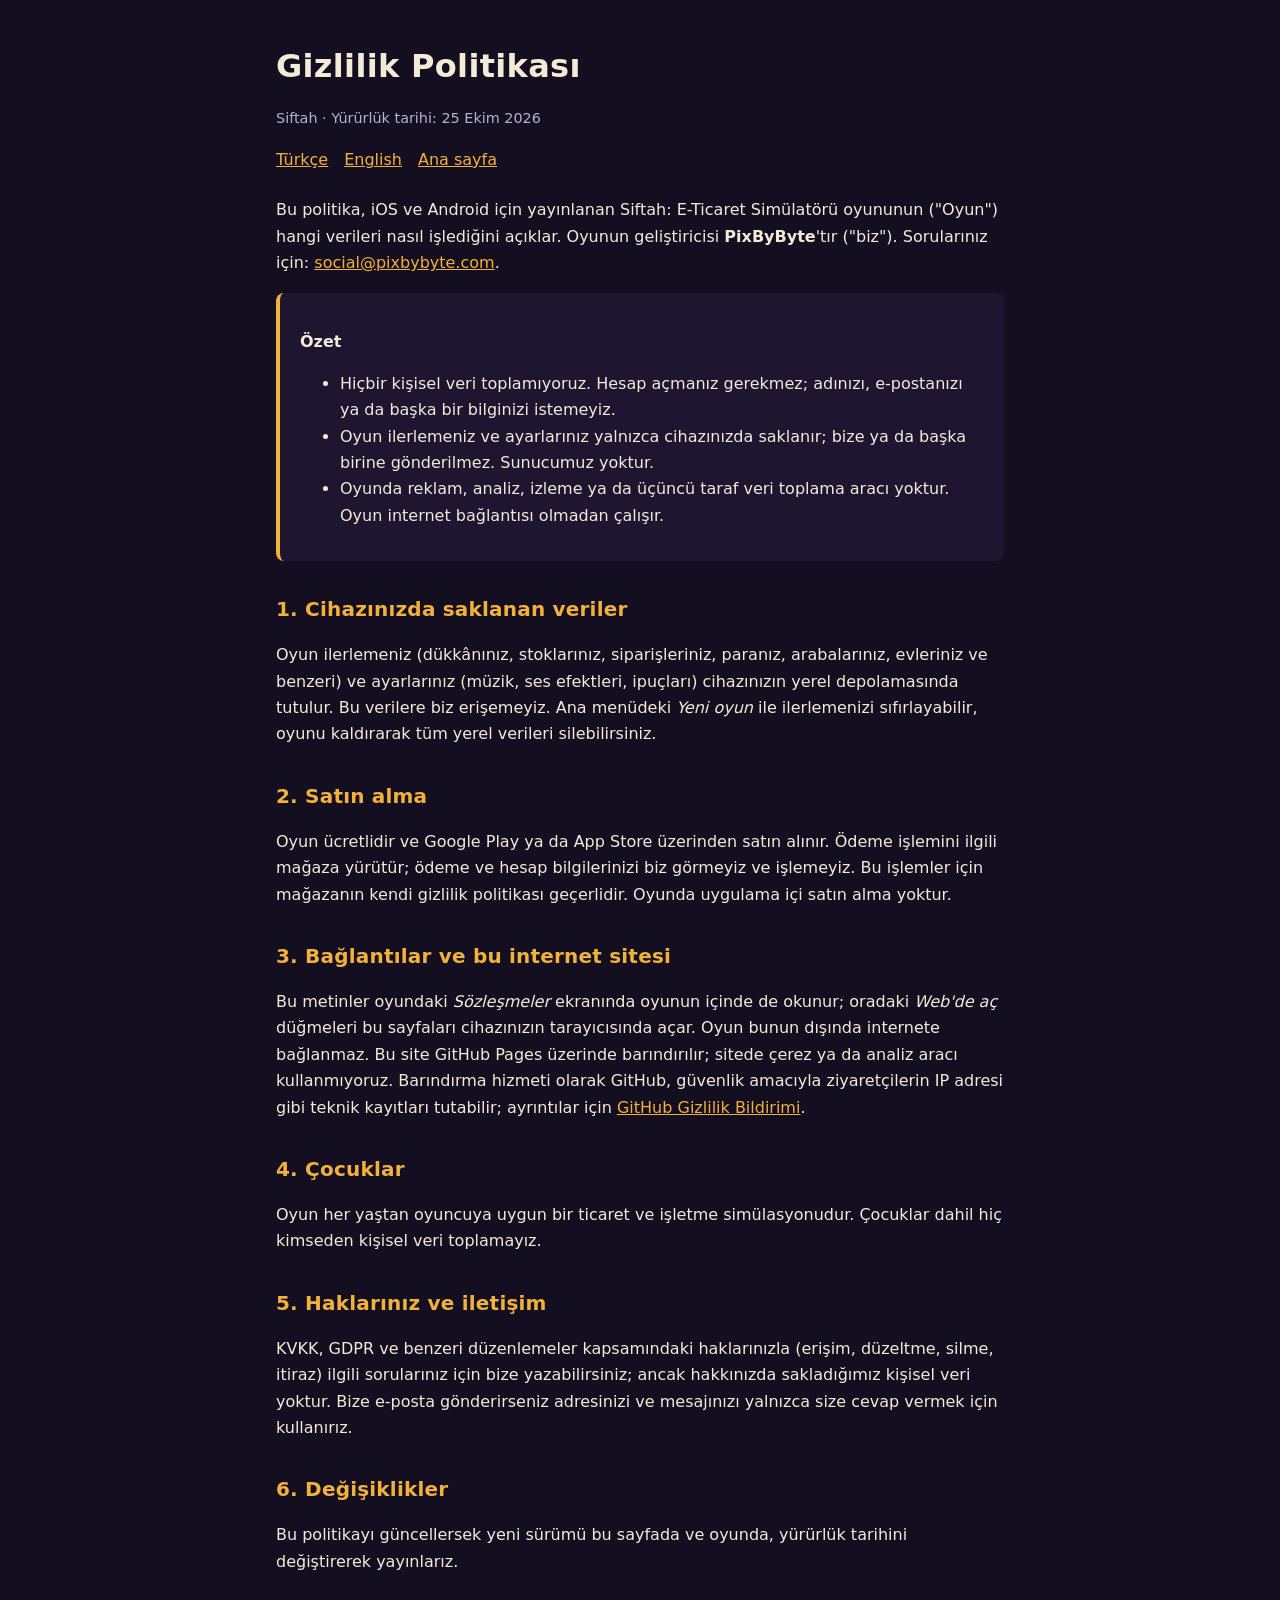
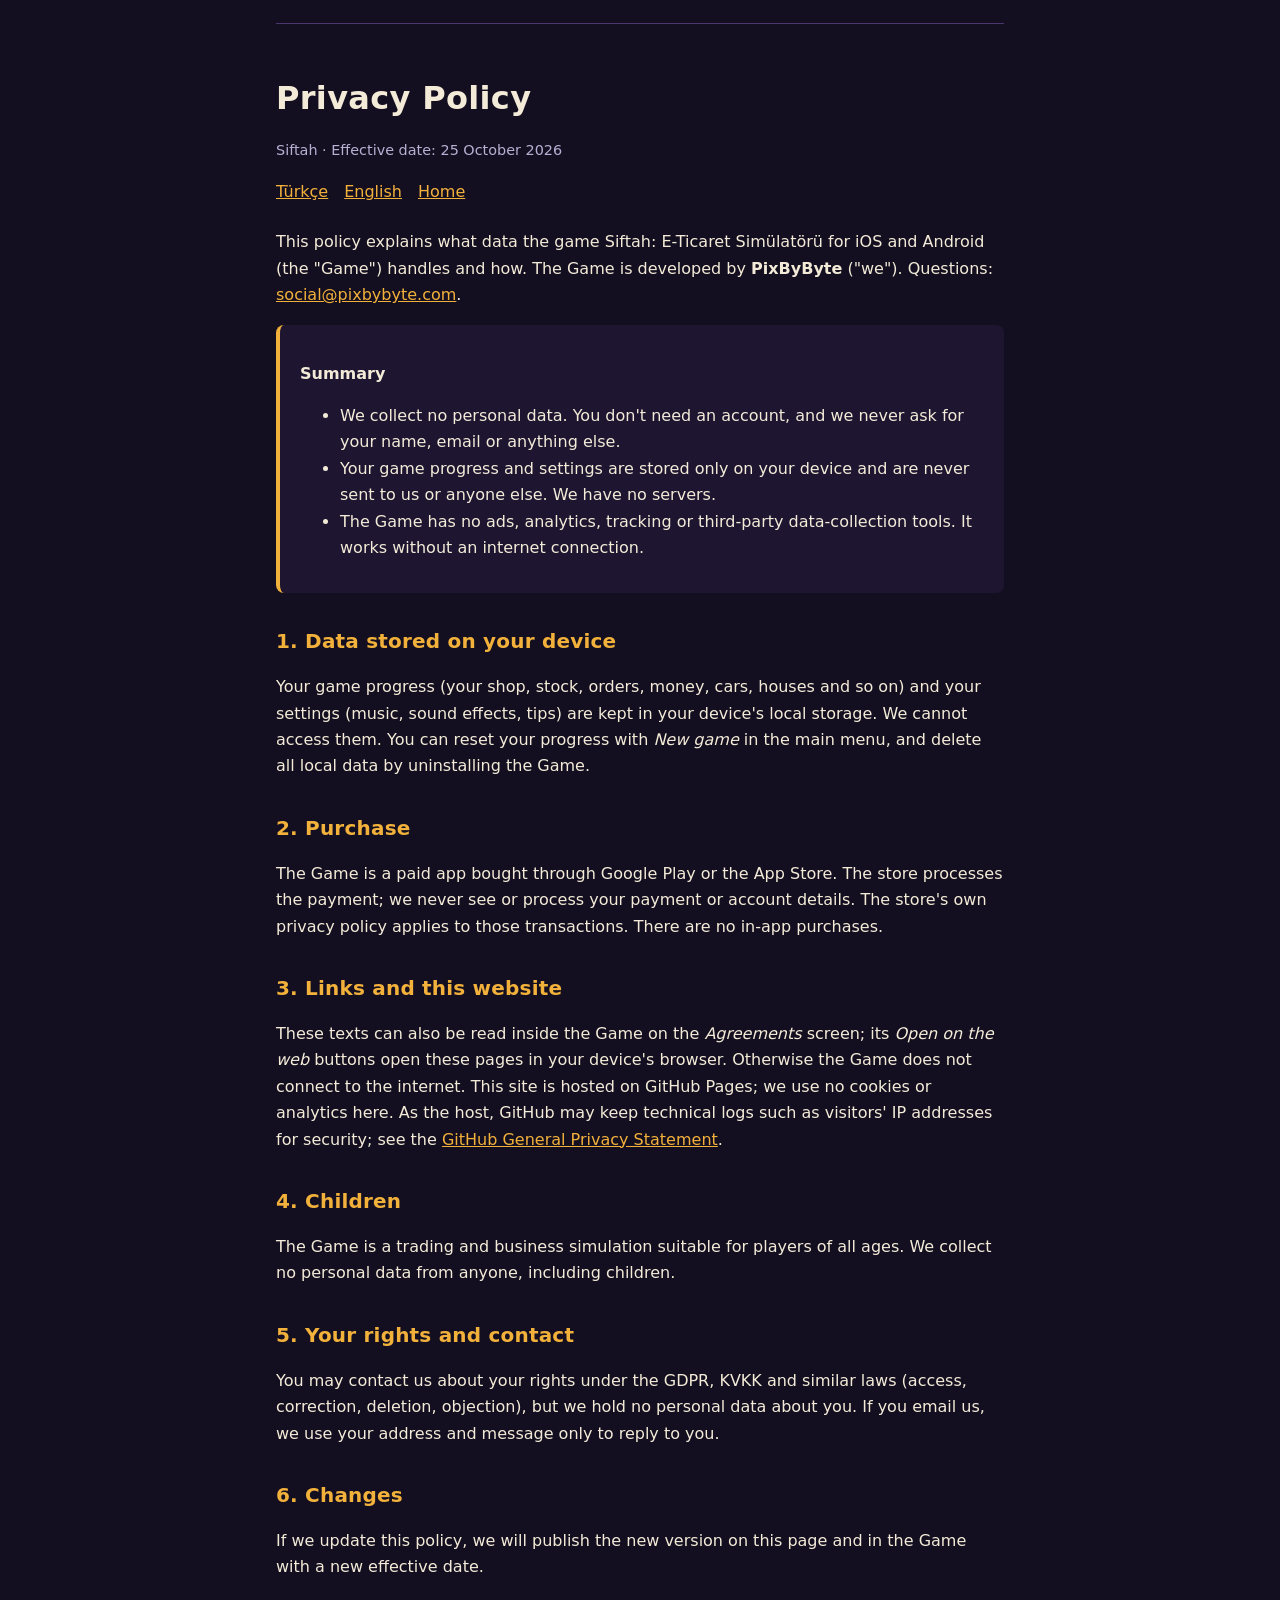
<file: eticaret/privacy.html>
<!doctype html>
<html lang="tr">
<head>
<meta charset="utf-8">
<meta name="viewport" content="width=device-width, initial-scale=1">
<title>Gizlilik Politikası — Siftah</title>
<link rel="stylesheet" href="style.css">
<link rel="icon" type="image/png" href="icon.png">
<link rel="apple-touch-icon" href="icon.png">
</head>
<body>
<main>
<h1 id="tr">Gizlilik Politikası</h1>
<p class="muted">Siftah · Yürürlük tarihi: 25 Ekim 2026</p>
<nav><a href="#tr">Türkçe</a><a href="#en">English</a><a href="index.html">Ana sayfa</a></nav>

<p>Bu politika, iOS ve Android için yayınlanan Siftah: E-Ticaret Simülatörü oyununun ("Oyun") hangi verileri nasıl işlediğini açıklar. Oyunun geliştiricisi <strong>PixByByte</strong>'tır ("biz"). Sorularınız için: <a href="mailto:social@pixbybyte.com">social@pixbybyte.com</a>.</p>

<div class="card">
<h3>Özet</h3>
<ul>
<li>Hiçbir kişisel veri toplamıyoruz. Hesap açmanız gerekmez; adınızı, e-postanızı ya da başka bir bilginizi istemeyiz.</li>
<li>Oyun ilerlemeniz ve ayarlarınız yalnızca cihazınızda saklanır; bize ya da başka birine gönderilmez. Sunucumuz yoktur.</li>
<li>Oyunda reklam, analiz, izleme ya da üçüncü taraf veri toplama aracı yoktur. Oyun internet bağlantısı olmadan çalışır.</li>
</ul>
</div>

<h2>1. Cihazınızda saklanan veriler</h2>
<p>Oyun ilerlemeniz (dükkânınız, stoklarınız, siparişleriniz, paranız, arabalarınız, evleriniz ve benzeri) ve ayarlarınız (müzik, ses efektleri, ipuçları) cihazınızın yerel depolamasında tutulur. Bu verilere biz erişemeyiz. Ana menüdeki <em>Yeni oyun</em> ile ilerlemenizi sıfırlayabilir, oyunu kaldırarak tüm yerel verileri silebilirsiniz.</p>

<h2>2. Satın alma</h2>
<p>Oyun ücretlidir ve Google Play ya da App Store üzerinden satın alınır. Ödeme işlemini ilgili mağaza yürütür; ödeme ve hesap bilgilerinizi biz görmeyiz ve işlemeyiz. Bu işlemler için mağazanın kendi gizlilik politikası geçerlidir. Oyunda uygulama içi satın alma yoktur.</p>

<h2>3. Bağlantılar ve bu internet sitesi</h2>
<p>Bu metinler oyundaki <em>Sözleşmeler</em> ekranında oyunun içinde de okunur; oradaki <em>Web'de aç</em> düğmeleri bu sayfaları cihazınızın tarayıcısında açar. Oyun bunun dışında internete bağlanmaz. Bu site GitHub Pages üzerinde barındırılır; sitede çerez ya da analiz aracı kullanmıyoruz. Barındırma hizmeti olarak GitHub, güvenlik amacıyla ziyaretçilerin IP adresi gibi teknik kayıtları tutabilir; ayrıntılar için <a href="https://docs.github.com/en/site-policy/privacy-policies/github-general-privacy-statement">GitHub Gizlilik Bildirimi</a>.</p>

<h2>4. Çocuklar</h2>
<p>Oyun her yaştan oyuncuya uygun bir ticaret ve işletme simülasyonudur. Çocuklar dahil hiç kimseden kişisel veri toplamayız.</p>

<h2>5. Haklarınız ve iletişim</h2>
<p>KVKK, GDPR ve benzeri düzenlemeler kapsamındaki haklarınızla (erişim, düzeltme, silme, itiraz) ilgili sorularınız için bize yazabilirsiniz; ancak hakkınızda sakladığımız kişisel veri yoktur. Bize e-posta gönderirseniz adresinizi ve mesajınızı yalnızca size cevap vermek için kullanırız.</p>

<h2>6. Değişiklikler</h2>
<p>Bu politikayı güncellersek yeni sürümü bu sayfada ve oyunda, yürürlük tarihini değiştirerek yayınlarız.</p>

<hr>

<h1 id="en">Privacy Policy</h1>
<p class="muted">Siftah · Effective date: 25 October 2026</p>
<nav><a href="#tr">Türkçe</a><a href="#en">English</a><a href="index.html">Home</a></nav>

<p>This policy explains what data the game Siftah: E-Ticaret Simülatörü for iOS and Android (the "Game") handles and how. The Game is developed by <strong>PixByByte</strong> ("we"). Questions: <a href="mailto:social@pixbybyte.com">social@pixbybyte.com</a>.</p>

<div class="card">
<h3>Summary</h3>
<ul>
<li>We collect no personal data. You don't need an account, and we never ask for your name, email or anything else.</li>
<li>Your game progress and settings are stored only on your device and are never sent to us or anyone else. We have no servers.</li>
<li>The Game has no ads, analytics, tracking or third-party data-collection tools. It works without an internet connection.</li>
</ul>
</div>

<h2>1. Data stored on your device</h2>
<p>Your game progress (your shop, stock, orders, money, cars, houses and so on) and your settings (music, sound effects, tips) are kept in your device's local storage. We cannot access them. You can reset your progress with <em>New game</em> in the main menu, and delete all local data by uninstalling the Game.</p>

<h2>2. Purchase</h2>
<p>The Game is a paid app bought through Google Play or the App Store. The store processes the payment; we never see or process your payment or account details. The store's own privacy policy applies to those transactions. There are no in-app purchases.</p>

<h2>3. Links and this website</h2>
<p>These texts can also be read inside the Game on the <em>Agreements</em> screen; its <em>Open on the web</em> buttons open these pages in your device's browser. Otherwise the Game does not connect to the internet. This site is hosted on GitHub Pages; we use no cookies or analytics here. As the host, GitHub may keep technical logs such as visitors' IP addresses for security; see the <a href="https://docs.github.com/en/site-policy/privacy-policies/github-general-privacy-statement">GitHub General Privacy Statement</a>.</p>

<h2>4. Children</h2>
<p>The Game is a trading and business simulation suitable for players of all ages. We collect no personal data from anyone, including children.</p>

<h2>5. Your rights and contact</h2>
<p>You may contact us about your rights under the GDPR, KVKK and similar laws (access, correction, deletion, objection), but we hold no personal data about you. If you email us, we use your address and message only to reply to you.</p>

<h2>6. Changes</h2>
<p>If we update this policy, we will publish the new version on this page and in the Game with a new effective date.</p>
</main>
</body>
</html>
</file>
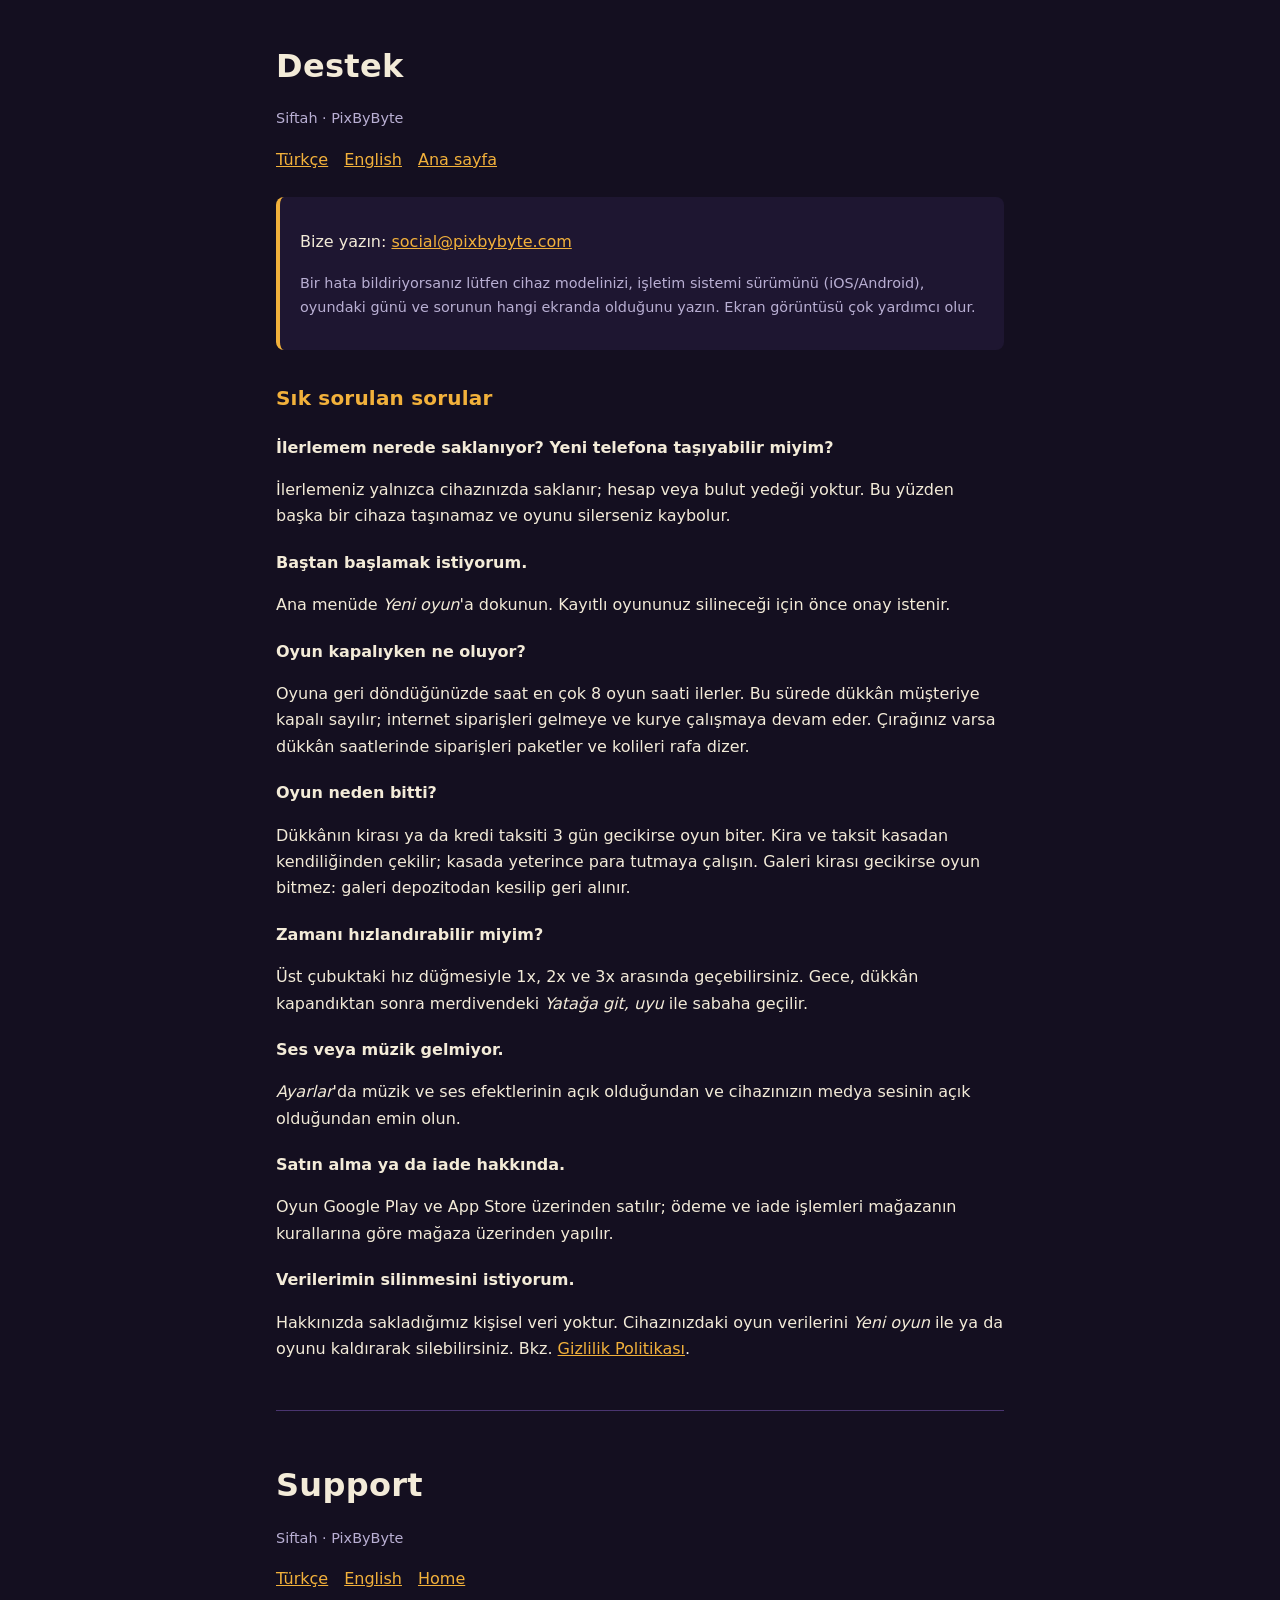
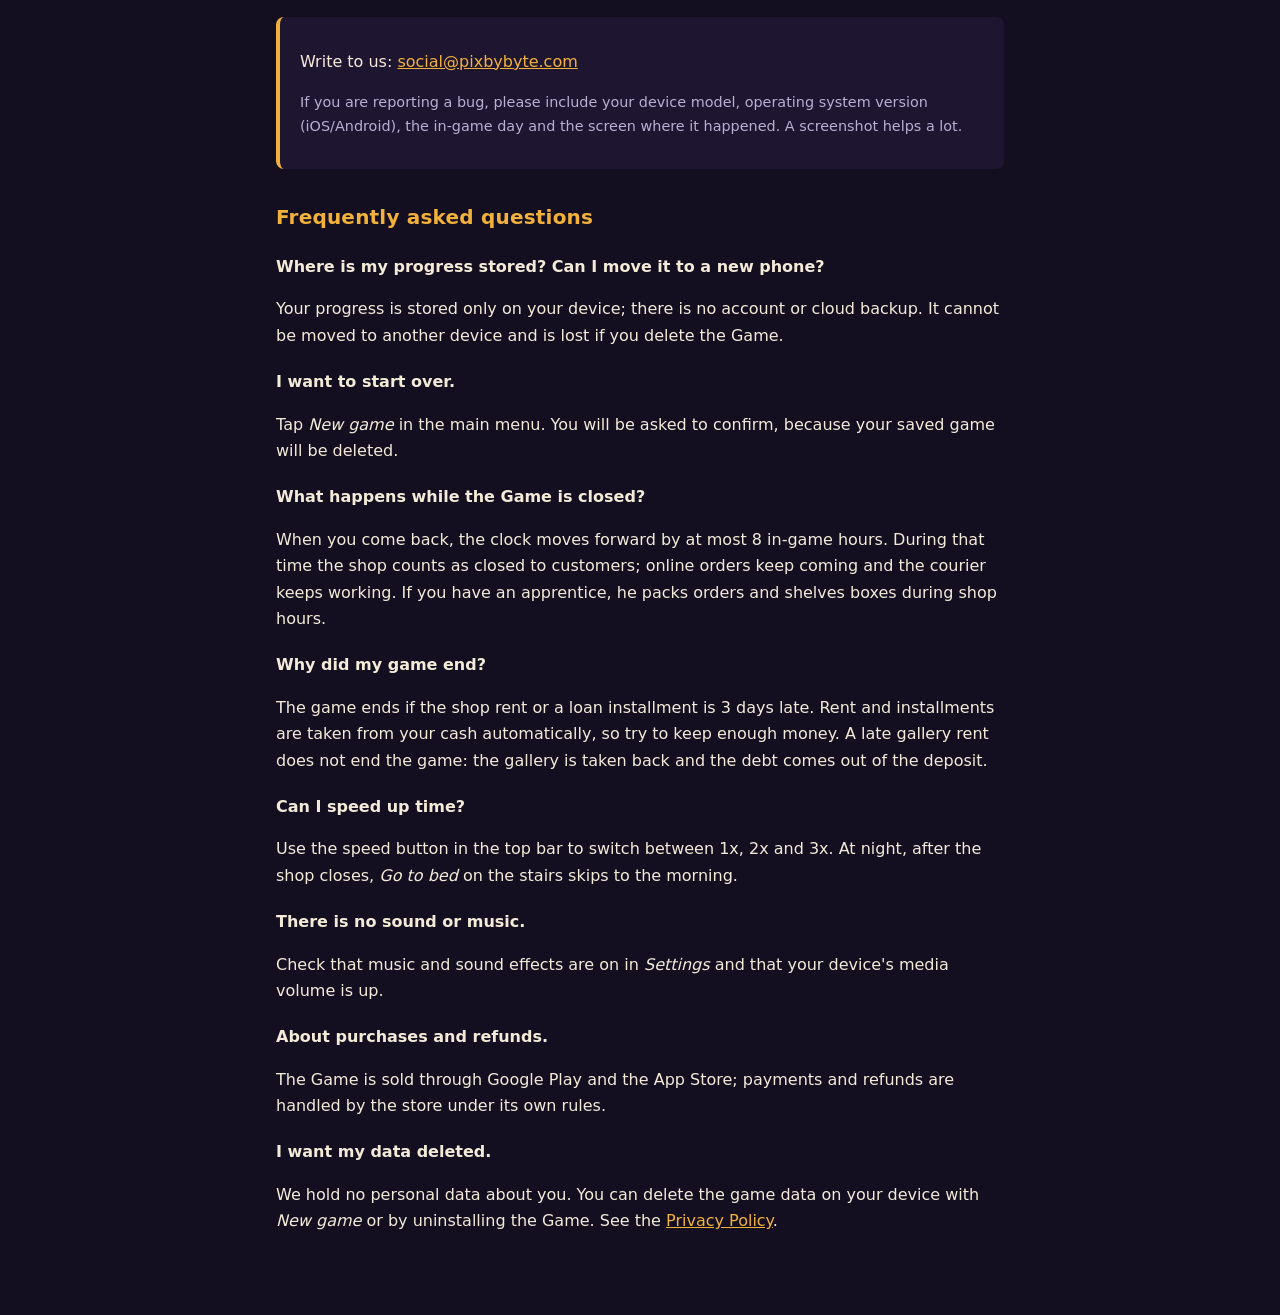
<file: eticaret/support.html>
<!doctype html>
<html lang="tr">
<head>
<meta charset="utf-8">
<meta name="viewport" content="width=device-width, initial-scale=1">
<title>Destek — Siftah</title>
<link rel="stylesheet" href="style.css">
<link rel="icon" type="image/png" href="icon.png">
<link rel="apple-touch-icon" href="icon.png">
</head>
<body>
<main>
<h1 id="tr">Destek</h1>
<p class="muted">Siftah · PixByByte</p>
<nav><a href="#tr">Türkçe</a><a href="#en">English</a><a href="index.html">Ana sayfa</a></nav>

<div class="card">
<p>Bize yazın: <a href="mailto:social@pixbybyte.com">social@pixbybyte.com</a></p>
<p class="muted">Bir hata bildiriyorsanız lütfen cihaz modelinizi, işletim sistemi sürümünü (iOS/Android), oyundaki günü ve sorunun hangi ekranda olduğunu yazın. Ekran görüntüsü çok yardımcı olur.</p>
</div>

<h2>Sık sorulan sorular</h2>
<h3>İlerlemem nerede saklanıyor? Yeni telefona taşıyabilir miyim?</h3>
<p>İlerlemeniz yalnızca cihazınızda saklanır; hesap veya bulut yedeği yoktur. Bu yüzden başka bir cihaza taşınamaz ve oyunu silerseniz kaybolur.</p>
<h3>Baştan başlamak istiyorum.</h3>
<p>Ana menüde <em>Yeni oyun</em>'a dokunun. Kayıtlı oyununuz silineceği için önce onay istenir.</p>
<h3>Oyun kapalıyken ne oluyor?</h3>
<p>Oyuna geri döndüğünüzde saat en çok 8 oyun saati ilerler. Bu sürede dükkân müşteriye kapalı sayılır; internet siparişleri gelmeye ve kurye çalışmaya devam eder. Çırağınız varsa dükkân saatlerinde siparişleri paketler ve kolileri rafa dizer.</p>
<h3>Oyun neden bitti?</h3>
<p>Dükkânın kirası ya da kredi taksiti 3 gün gecikirse oyun biter. Kira ve taksit kasadan kendiliğinden çekilir; kasada yeterince para tutmaya çalışın. Galeri kirası gecikirse oyun bitmez: galeri depozitodan kesilip geri alınır.</p>
<h3>Zamanı hızlandırabilir miyim?</h3>
<p>Üst çubuktaki hız düğmesiyle 1x, 2x ve 3x arasında geçebilirsiniz. Gece, dükkân kapandıktan sonra merdivendeki <em>Yatağa git, uyu</em> ile sabaha geçilir.</p>
<h3>Ses veya müzik gelmiyor.</h3>
<p><em>Ayarlar</em>'da müzik ve ses efektlerinin açık olduğundan ve cihazınızın medya sesinin açık olduğundan emin olun.</p>
<h3>Satın alma ya da iade hakkında.</h3>
<p>Oyun Google Play ve App Store üzerinden satılır; ödeme ve iade işlemleri mağazanın kurallarına göre mağaza üzerinden yapılır.</p>
<h3>Verilerimin silinmesini istiyorum.</h3>
<p>Hakkınızda sakladığımız kişisel veri yoktur. Cihazınızdaki oyun verilerini <em>Yeni oyun</em> ile ya da oyunu kaldırarak silebilirsiniz. Bkz. <a href="privacy.html">Gizlilik Politikası</a>.</p>

<hr>

<h1 id="en">Support</h1>
<p class="muted">Siftah · PixByByte</p>
<nav><a href="#tr">Türkçe</a><a href="#en">English</a><a href="index.html">Home</a></nav>

<div class="card">
<p>Write to us: <a href="mailto:social@pixbybyte.com">social@pixbybyte.com</a></p>
<p class="muted">If you are reporting a bug, please include your device model, operating system version (iOS/Android), the in-game day and the screen where it happened. A screenshot helps a lot.</p>
</div>

<h2>Frequently asked questions</h2>
<h3>Where is my progress stored? Can I move it to a new phone?</h3>
<p>Your progress is stored only on your device; there is no account or cloud backup. It cannot be moved to another device and is lost if you delete the Game.</p>
<h3>I want to start over.</h3>
<p>Tap <em>New game</em> in the main menu. You will be asked to confirm, because your saved game will be deleted.</p>
<h3>What happens while the Game is closed?</h3>
<p>When you come back, the clock moves forward by at most 8 in-game hours. During that time the shop counts as closed to customers; online orders keep coming and the courier keeps working. If you have an apprentice, he packs orders and shelves boxes during shop hours.</p>
<h3>Why did my game end?</h3>
<p>The game ends if the shop rent or a loan installment is 3 days late. Rent and installments are taken from your cash automatically, so try to keep enough money. A late gallery rent does not end the game: the gallery is taken back and the debt comes out of the deposit.</p>
<h3>Can I speed up time?</h3>
<p>Use the speed button in the top bar to switch between 1x, 2x and 3x. At night, after the shop closes, <em>Go to bed</em> on the stairs skips to the morning.</p>
<h3>There is no sound or music.</h3>
<p>Check that music and sound effects are on in <em>Settings</em> and that your device's media volume is up.</p>
<h3>About purchases and refunds.</h3>
<p>The Game is sold through Google Play and the App Store; payments and refunds are handled by the store under its own rules.</p>
<h3>I want my data deleted.</h3>
<p>We hold no personal data about you. You can delete the game data on your device with <em>New game</em> or by uninstalling the Game. See the <a href="privacy.html">Privacy Policy</a>.</p>
</main>
</body>
</html>
</file>
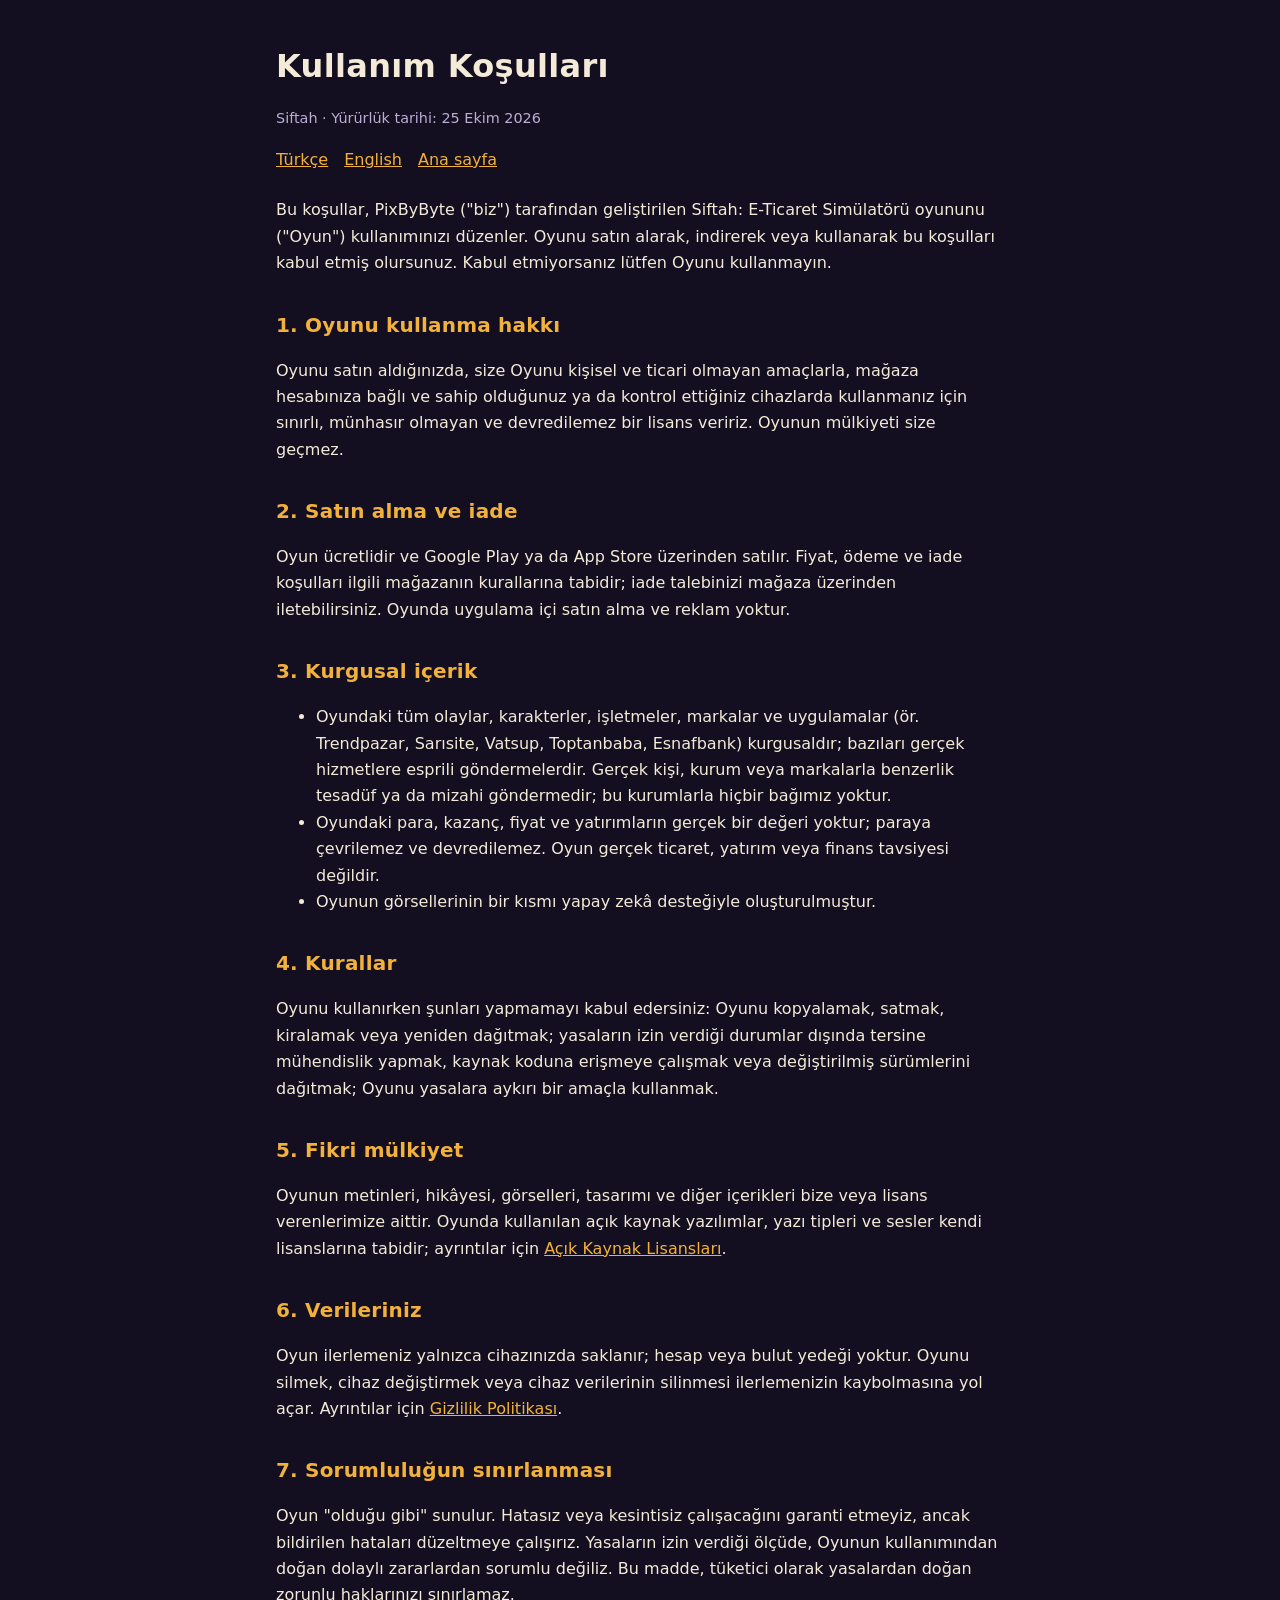
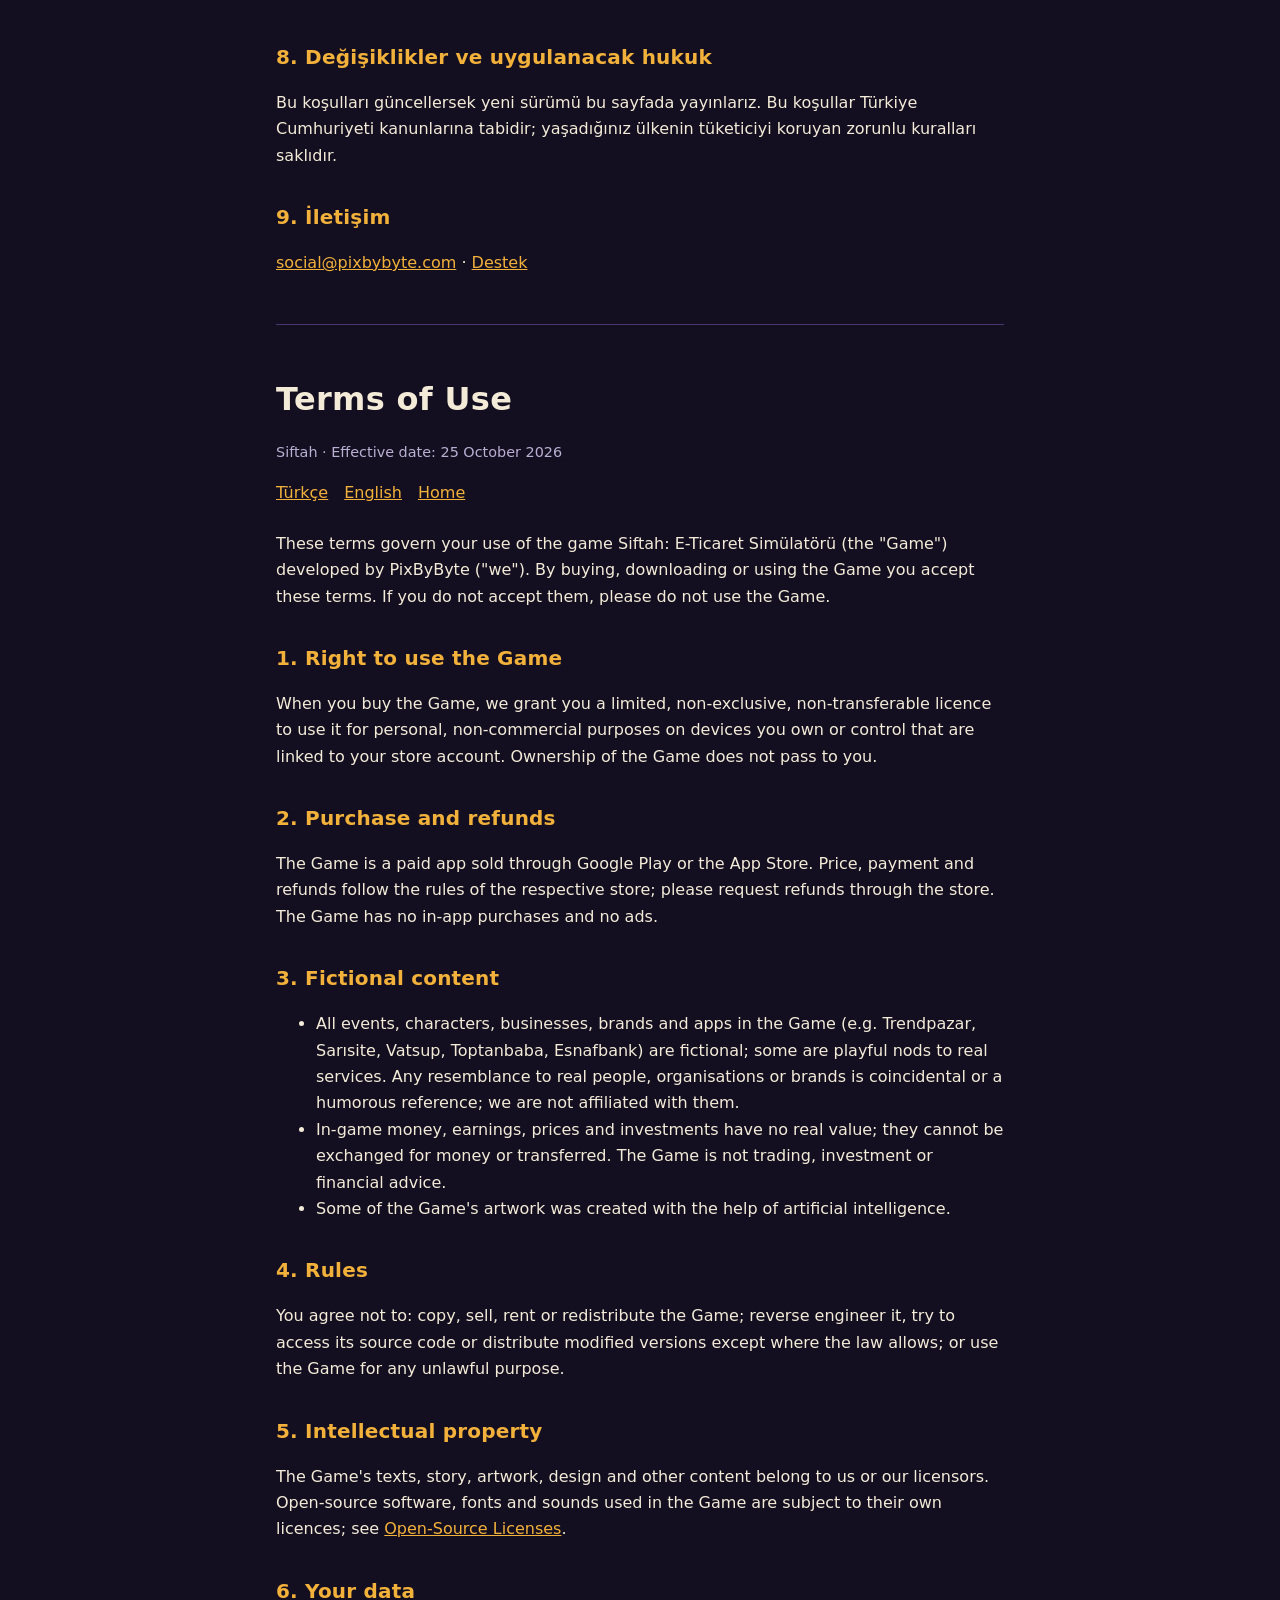
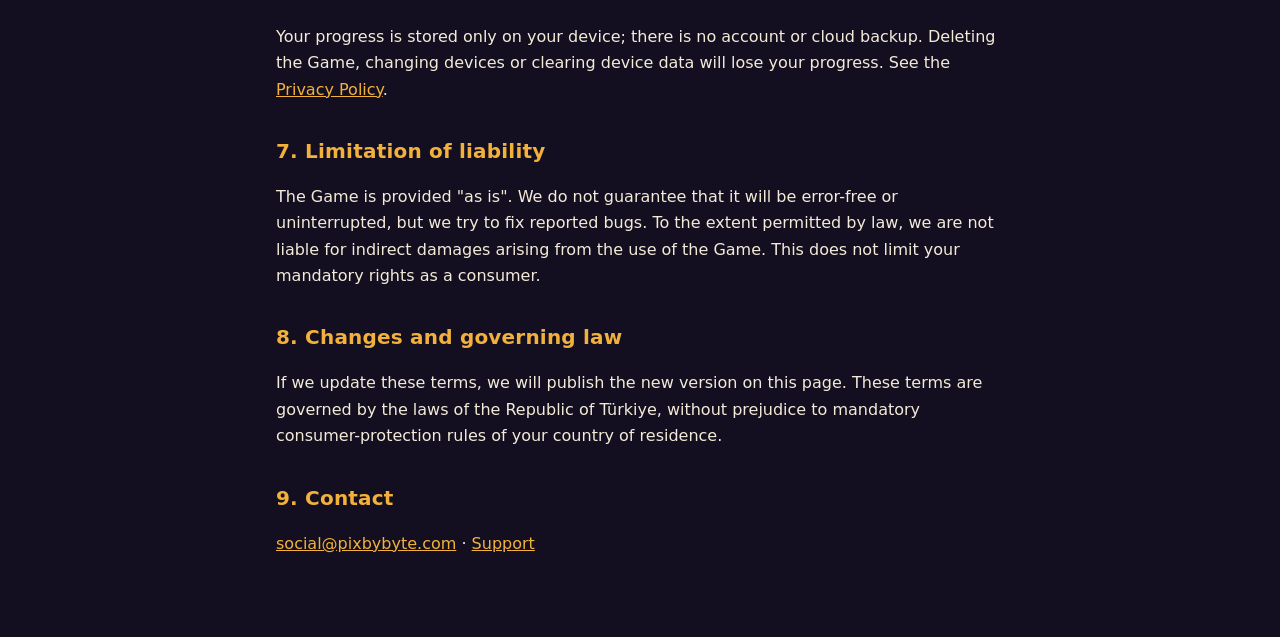
<file: eticaret/terms.html>
<!doctype html>
<html lang="tr">
<head>
<meta charset="utf-8">
<meta name="viewport" content="width=device-width, initial-scale=1">
<title>Kullanım Koşulları — Siftah</title>
<link rel="stylesheet" href="style.css">
<link rel="icon" type="image/png" href="icon.png">
<link rel="apple-touch-icon" href="icon.png">
</head>
<body>
<main>
<h1 id="tr">Kullanım Koşulları</h1>
<p class="muted">Siftah · Yürürlük tarihi: 25 Ekim 2026</p>
<nav><a href="#tr">Türkçe</a><a href="#en">English</a><a href="index.html">Ana sayfa</a></nav>

<p>Bu koşullar, PixByByte ("biz") tarafından geliştirilen Siftah: E-Ticaret Simülatörü oyununu ("Oyun") kullanımınızı düzenler. Oyunu satın alarak, indirerek veya kullanarak bu koşulları kabul etmiş olursunuz. Kabul etmiyorsanız lütfen Oyunu kullanmayın.</p>

<h2>1. Oyunu kullanma hakkı</h2>
<p>Oyunu satın aldığınızda, size Oyunu kişisel ve ticari olmayan amaçlarla, mağaza hesabınıza bağlı ve sahip olduğunuz ya da kontrol ettiğiniz cihazlarda kullanmanız için sınırlı, münhasır olmayan ve devredilemez bir lisans veririz. Oyunun mülkiyeti size geçmez.</p>

<h2>2. Satın alma ve iade</h2>
<p>Oyun ücretlidir ve Google Play ya da App Store üzerinden satılır. Fiyat, ödeme ve iade koşulları ilgili mağazanın kurallarına tabidir; iade talebinizi mağaza üzerinden iletebilirsiniz. Oyunda uygulama içi satın alma ve reklam yoktur.</p>

<h2>3. Kurgusal içerik</h2>
<ul>
<li>Oyundaki tüm olaylar, karakterler, işletmeler, markalar ve uygulamalar (ör. Trendpazar, Sarısite, Vatsup, Toptanbaba, Esnafbank) kurgusaldır; bazıları gerçek hizmetlere esprili göndermelerdir. Gerçek kişi, kurum veya markalarla benzerlik tesadüf ya da mizahi göndermedir; bu kurumlarla hiçbir bağımız yoktur.</li>
<li>Oyundaki para, kazanç, fiyat ve yatırımların gerçek bir değeri yoktur; paraya çevrilemez ve devredilemez. Oyun gerçek ticaret, yatırım veya finans tavsiyesi değildir.</li>
<li>Oyunun görsellerinin bir kısmı yapay zekâ desteğiyle oluşturulmuştur.</li>
</ul>

<h2>4. Kurallar</h2>
<p>Oyunu kullanırken şunları yapmamayı kabul edersiniz: Oyunu kopyalamak, satmak, kiralamak veya yeniden dağıtmak; yasaların izin verdiği durumlar dışında tersine mühendislik yapmak, kaynak koduna erişmeye çalışmak veya değiştirilmiş sürümlerini dağıtmak; Oyunu yasalara aykırı bir amaçla kullanmak.</p>

<h2>5. Fikri mülkiyet</h2>
<p>Oyunun metinleri, hikâyesi, görselleri, tasarımı ve diğer içerikleri bize veya lisans verenlerimize aittir. Oyunda kullanılan açık kaynak yazılımlar, yazı tipleri ve sesler kendi lisanslarına tabidir; ayrıntılar için <a href="licenses.html">Açık Kaynak Lisansları</a>.</p>

<h2>6. Verileriniz</h2>
<p>Oyun ilerlemeniz yalnızca cihazınızda saklanır; hesap veya bulut yedeği yoktur. Oyunu silmek, cihaz değiştirmek veya cihaz verilerinin silinmesi ilerlemenizin kaybolmasına yol açar. Ayrıntılar için <a href="privacy.html">Gizlilik Politikası</a>.</p>

<h2>7. Sorumluluğun sınırlanması</h2>
<p>Oyun "olduğu gibi" sunulur. Hatasız veya kesintisiz çalışacağını garanti etmeyiz, ancak bildirilen hataları düzeltmeye çalışırız. Yasaların izin verdiği ölçüde, Oyunun kullanımından doğan dolaylı zararlardan sorumlu değiliz. Bu madde, tüketici olarak yasalardan doğan zorunlu haklarınızı sınırlamaz.</p>

<h2>8. Değişiklikler ve uygulanacak hukuk</h2>
<p>Bu koşulları güncellersek yeni sürümü bu sayfada yayınlarız. Bu koşullar Türkiye Cumhuriyeti kanunlarına tabidir; yaşadığınız ülkenin tüketiciyi koruyan zorunlu kuralları saklıdır.</p>

<h2>9. İletişim</h2>
<p><a href="mailto:social@pixbybyte.com">social@pixbybyte.com</a> · <a href="support.html">Destek</a></p>

<hr>

<h1 id="en">Terms of Use</h1>
<p class="muted">Siftah · Effective date: 25 October 2026</p>
<nav><a href="#tr">Türkçe</a><a href="#en">English</a><a href="index.html">Home</a></nav>

<p>These terms govern your use of the game Siftah: E-Ticaret Simülatörü (the "Game") developed by PixByByte ("we"). By buying, downloading or using the Game you accept these terms. If you do not accept them, please do not use the Game.</p>

<h2>1. Right to use the Game</h2>
<p>When you buy the Game, we grant you a limited, non-exclusive, non-transferable licence to use it for personal, non-commercial purposes on devices you own or control that are linked to your store account. Ownership of the Game does not pass to you.</p>

<h2>2. Purchase and refunds</h2>
<p>The Game is a paid app sold through Google Play or the App Store. Price, payment and refunds follow the rules of the respective store; please request refunds through the store. The Game has no in-app purchases and no ads.</p>

<h2>3. Fictional content</h2>
<ul>
<li>All events, characters, businesses, brands and apps in the Game (e.g. Trendpazar, Sarısite, Vatsup, Toptanbaba, Esnafbank) are fictional; some are playful nods to real services. Any resemblance to real people, organisations or brands is coincidental or a humorous reference; we are not affiliated with them.</li>
<li>In-game money, earnings, prices and investments have no real value; they cannot be exchanged for money or transferred. The Game is not trading, investment or financial advice.</li>
<li>Some of the Game's artwork was created with the help of artificial intelligence.</li>
</ul>

<h2>4. Rules</h2>
<p>You agree not to: copy, sell, rent or redistribute the Game; reverse engineer it, try to access its source code or distribute modified versions except where the law allows; or use the Game for any unlawful purpose.</p>

<h2>5. Intellectual property</h2>
<p>The Game's texts, story, artwork, design and other content belong to us or our licensors. Open-source software, fonts and sounds used in the Game are subject to their own licences; see <a href="licenses.html">Open-Source Licenses</a>.</p>

<h2>6. Your data</h2>
<p>Your progress is stored only on your device; there is no account or cloud backup. Deleting the Game, changing devices or clearing device data will lose your progress. See the <a href="privacy.html">Privacy Policy</a>.</p>

<h2>7. Limitation of liability</h2>
<p>The Game is provided "as is". We do not guarantee that it will be error-free or uninterrupted, but we try to fix reported bugs. To the extent permitted by law, we are not liable for indirect damages arising from the use of the Game. This does not limit your mandatory rights as a consumer.</p>

<h2>8. Changes and governing law</h2>
<p>If we update these terms, we will publish the new version on this page. These terms are governed by the laws of the Republic of Türkiye, without prejudice to mandatory consumer-protection rules of your country of residence.</p>

<h2>9. Contact</h2>
<p><a href="mailto:social@pixbybyte.com">social@pixbybyte.com</a> · <a href="support.html">Support</a></p>
</main>
</body>
</html>
</file>
<file: style.css>
:root {
  --bg: #050608;
  --surface: #14161a;
  --text: #e5e7eb;
  --muted: #9ca3af;
  --accent: #e2c08d;
  --rule: #3e5b76;
}
* { box-sizing: border-box; }
body {
  margin: 0;
  background: var(--bg);
  color: var(--text);
  font: 16px/1.65 system-ui, -apple-system, "Segoe UI", Roboto, sans-serif;
}
main { max-width: 760px; margin: 0 auto; padding: 40px 16px 64px; }
h1, h2 { font-family: Georgia, "Times New Roman", serif; font-weight: 700; }
h1 { font-size: 2rem; margin: 0 0 4px; letter-spacing: 0.02em; }
h2 { font-size: 1.25rem; margin: 32px 0 8px; color: var(--accent); }
h3 { font-size: 1rem; margin: 20px 0 4px; }
p, li { color: var(--text); }
.muted { color: var(--muted); font-size: 0.9rem; }
a { color: var(--accent); }
nav { margin: 16px 0 24px; display: flex; gap: 16px; flex-wrap: wrap; }
.card {
  background: var(--surface);
  border-left: 4px solid var(--rule);
  border-radius: 8px;
  padding: 16px 20px;
  margin: 16px 0;
}
hr { border: 0; border-top: 1px solid #2a2d33; margin: 48px 0; }
.table { overflow-x: auto; margin: 12px 0; }
table { border-collapse: collapse; width: 100%; font-size: 0.85rem; }
th, td { text-align: left; vertical-align: top; padding: 6px 8px; border-bottom: 1px solid #2a2d33; }
th { color: var(--accent); font-weight: 600; }
td { word-break: break-word; }
pre { white-space: pre-wrap; word-break: break-word; background: var(--surface); padding: 12px; border-radius: 8px; font-size: 0.8rem; color: var(--muted); }
footer { margin-top: 48px; display: flex; gap: 16px; flex-wrap: wrap; font-size: 0.9rem; }
</file>
<file: eticaret/style.css>
:root {
  --bg: #140F20;
  --surface: #1E1631;
  --text: #F3EBD8;
  --muted: #B9AFD3;
  --accent: #F2B13B;
  --rule: #4A3570;
}
* { box-sizing: border-box; }
body {
  margin: 0;
  background: var(--bg);
  color: var(--text);
  font: 16px/1.65 system-ui, -apple-system, "Segoe UI", Roboto, sans-serif;
}
main { max-width: 760px; margin: 0 auto; padding: 40px 16px 64px; }
h1, h2 { font-weight: 800; letter-spacing: 0.01em; }
h1 { font-size: 2rem; margin: 0 0 4px; }
h2 { font-size: 1.25rem; margin: 32px 0 8px; color: var(--accent); }
h3 { font-size: 1rem; margin: 20px 0 4px; }
p, li { color: var(--text); }
.muted { color: var(--muted); font-size: 0.9rem; }
a { color: var(--accent); }
nav { margin: 16px 0 24px; display: flex; gap: 16px; flex-wrap: wrap; }
.card {
  background: var(--surface);
  border-left: 4px solid var(--accent);
  border-radius: 8px;
  padding: 16px 20px;
  margin: 16px 0;
}
.logo { display: block; width: 150px; max-width: 50%; height: auto; flex-basis: 100%; }
.app-icon { display: block; width: 112px; height: 112px; border-radius: 25px; image-rendering: pixelated; margin: 0 0 20px; box-shadow: 0 0 0 1px var(--rule); }
hr { border: 0; border-top: 1px solid var(--rule); margin: 48px 0; }
.table { overflow-x: auto; margin: 12px 0; }
table { border-collapse: collapse; width: 100%; font-size: 0.85rem; }
th, td { text-align: left; vertical-align: top; padding: 6px 8px; border-bottom: 1px solid var(--rule); }
th { color: var(--accent); font-weight: 700; }
td { word-break: break-word; }
details { margin: 8px 0; }
summary { cursor: pointer; color: var(--accent); }
pre { white-space: pre-wrap; word-break: break-word; background: var(--surface); padding: 12px; border-radius: 8px; font-size: 0.8rem; color: var(--muted); }
footer { margin-top: 48px; display: flex; gap: 16px; flex-wrap: wrap; font-size: 0.9rem; }
</file>
